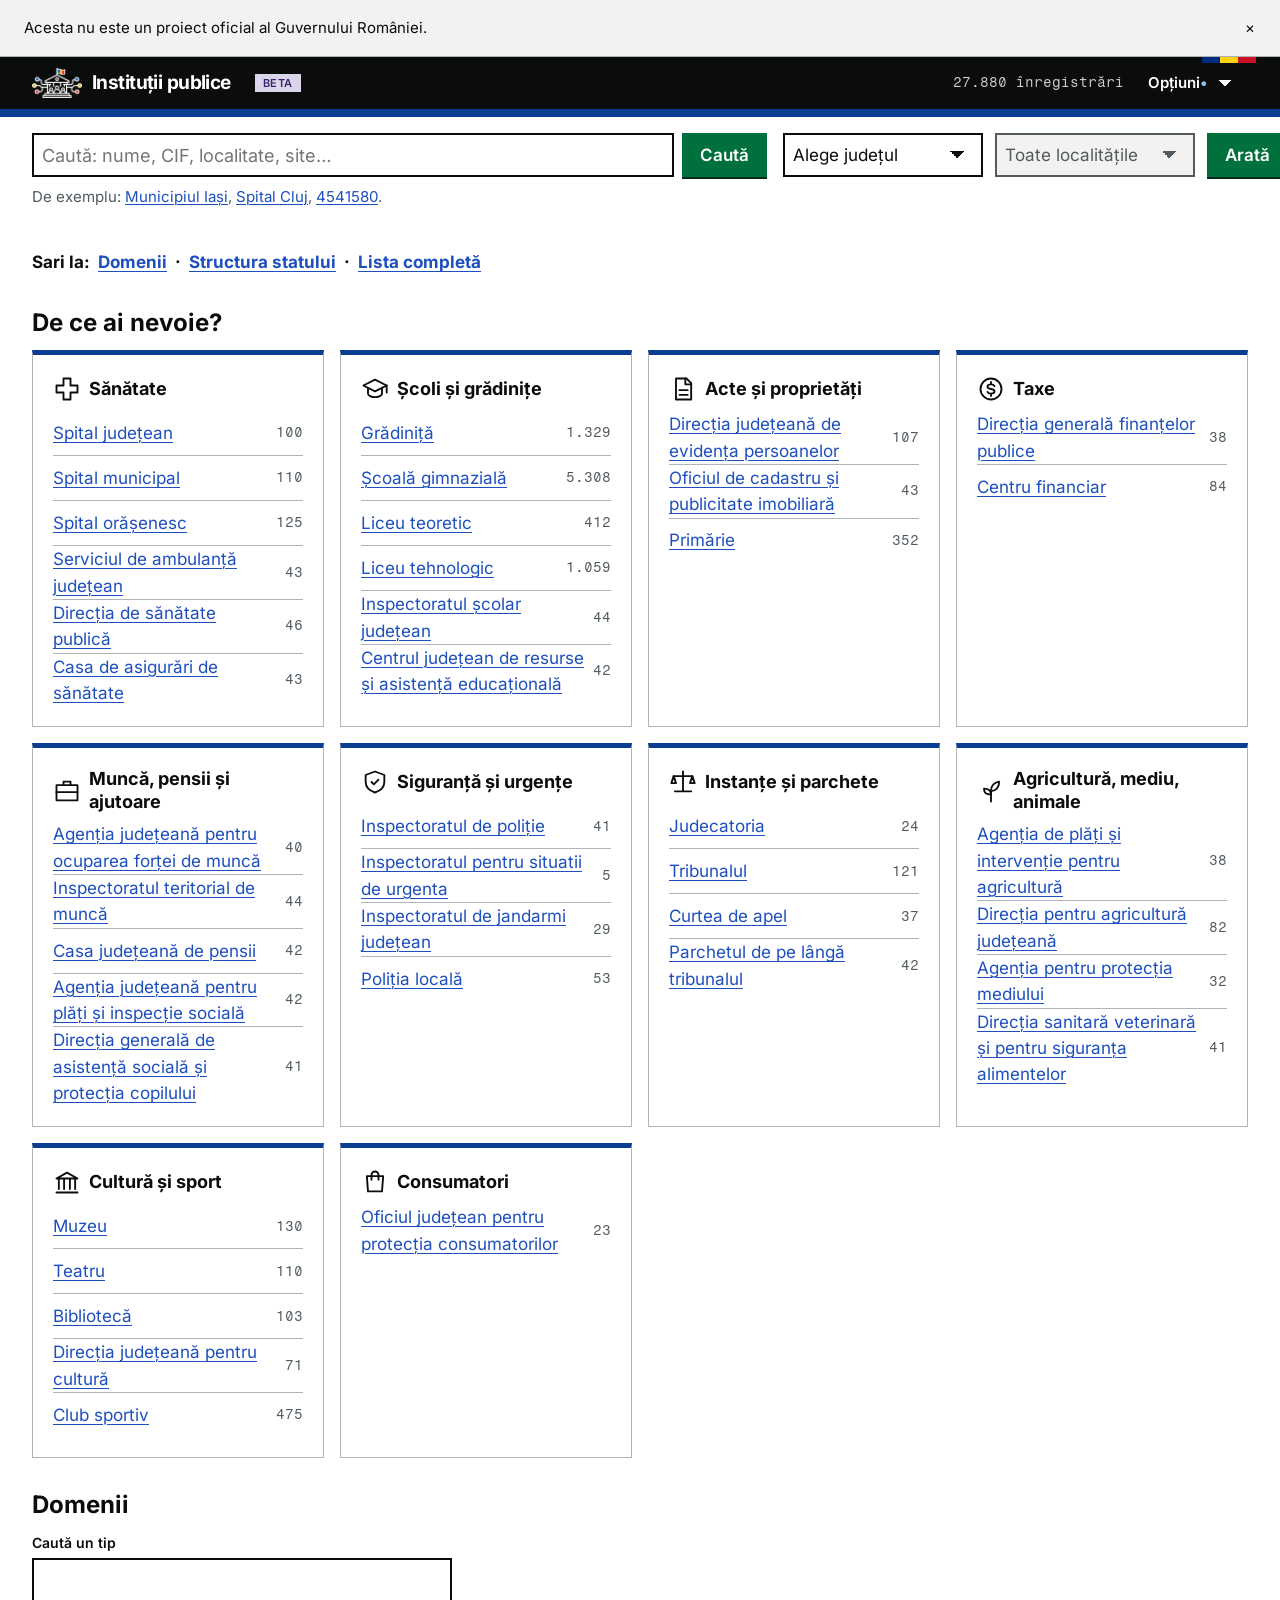
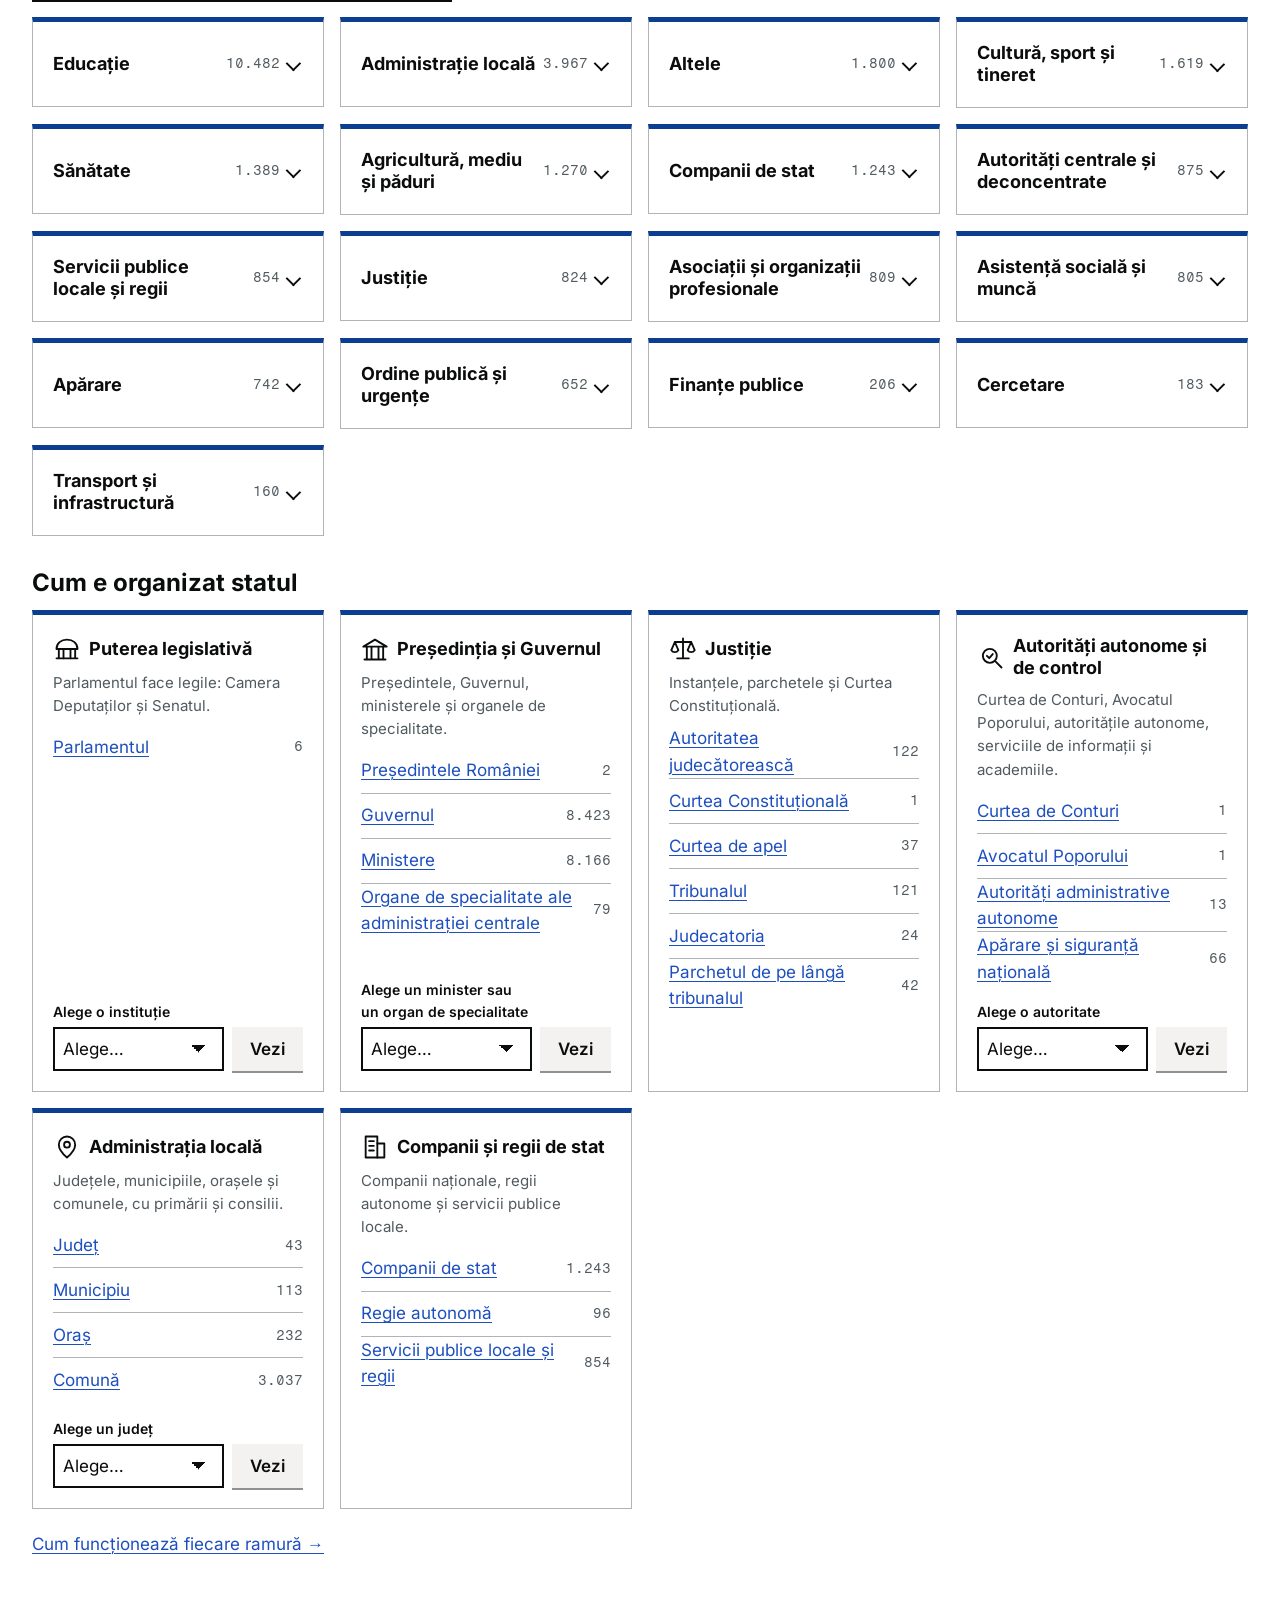
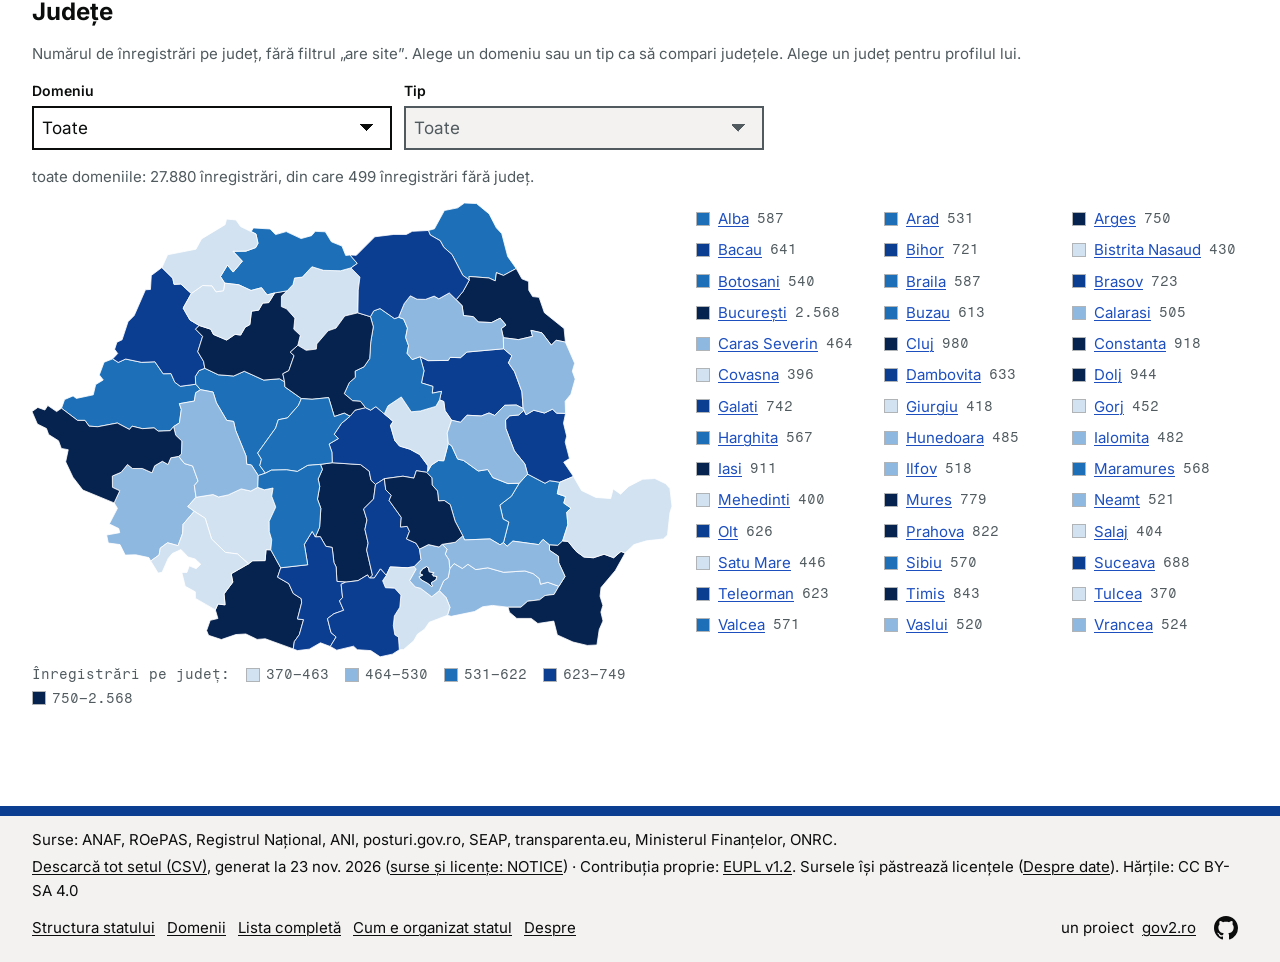
<file: index.html>
<!doctype html>
<html lang="ro" data-g2-scheme="auto">
<head>
<meta charset="utf-8">
<meta name="viewport" content="width=device-width, initial-scale=1">
<title>Instituții publice &middot; org.gov2.ro</title>
<meta name="description" content="Instituțiile publice și companiile de stat din România: site, contact, domeniu și locul în structura statului. Surse: ANAF, ROePAS, ANI.">
<meta property="og:title" content="Instituții publice · org.gov2.ro">
<meta property="og:description" content="Instituțiile publice și companiile de stat din România: site, contact, domeniu și locul în structura statului. Surse: ANAF, ROePAS, ANI.">
<meta property="og:type" content="website">
<meta property="og:url" content="https://org.gov2.ro/">
<meta property="og:image" content="https://org.gov2.ro/assets/img/og.png">
<meta property="og:image:width" content="1200">
<meta property="og:image:height" content="630">
<meta property="og:image:alt" content="Clădirea unei instituții publice cu drapelul României, legată de puncte albastre, galbene și roșii. Textul: Instituții publice, org.gov2.ro.">
<meta property="og:locale" content="ro_RO">
<meta property="og:site_name" content="org.gov2.ro">
<meta name="twitter:card" content="summary_large_image">
<meta name="twitter:title" content="Instituții publice · org.gov2.ro">
<meta name="twitter:description" content="Instituțiile publice și companiile de stat din România: site, contact, domeniu și locul în structura statului. Surse: ANAF, ROePAS, ANI.">
<meta name="twitter:image" content="https://org.gov2.ro/assets/img/og.png">
<meta name="twitter:image:alt" content="Clădirea unei instituții publice cu drapelul României, legată de puncte albastre, galbene și roșii. Textul: Instituții publice, org.gov2.ro.">
<link rel="icon" type="image/png" href="assets/favicon/favicon-96x96.png" sizes="96x96" />
<link rel="shortcut icon" href="assets/favicon/favicon.ico" />
<link rel="apple-touch-icon" sizes="180x180" href="assets/favicon/apple-touch-icon.png" />
<meta name="apple-mobile-web-app-title" content="org.gov2.ro" />
<link rel="manifest" href="assets/favicon/site.webmanifest" />
<link rel="stylesheet" href="assets/gov2/gov2.css">
<link rel="stylesheet" href="assets/gov2/fonts.css">

<style>
@layer app {
  /* Project styles on the gov2 design system (DS), v0.13.0: assets/gov2/ is an unedited copy (see CLAUDE.md).
     Local components keep their own short names; new ones take the prefix org-. Colours come from the --g2-* tokens,
     so the DS dark scheme (data-g2-scheme="auto" on <html>) also covers this page. */
  :root {
    --muted: rgb(var(--g2-color-text-muted)); --line: rgb(var(--g2-color-line)); --text: rgb(var(--g2-color-text));
    --sunken: rgb(var(--g2-color-surface-sunken)); --page: rgb(var(--g2-color-page)); --link: rgb(var(--g2-color-link));
    /* county map: a sequential blue ramp, 5 quantile classes light -> dark (more records = darker); m0 = no records.
       The DS chart ramp has 4 categorical steps, so the map keeps its own. */
    --org-map-0: #e5e6e7; --org-map-1: #d2e2f1; --org-map-2: #8fb8e0; --org-map-3: #1d70b8; --org-map-4: #0b3d91; --org-map-5: #06224f;
  }
  /* dark: fewer records recede toward the page; more records = lighter. Same selectors as the DS dark scheme. */
  :root[data-g2-scheme=dark] { --org-map-0: #2b3033; --org-map-1: #17314f; --org-map-2: #1d5a96; --org-map-3: #4f94d8; --org-map-4: #9cc3f6; --org-map-5: #d0e5fb; }
  @media (prefers-color-scheme: dark) {
    :root[data-g2-scheme=auto] { --org-map-0: #2b3033; --org-map-1: #17314f; --org-map-2: #1d5a96; --org-map-3: #4f94d8; --org-map-4: #9cc3f6; --org-map-5: #d0e5fb; }
  }
  /* limited preview: logo tile, notice bar, one-row footer */
  .g2-wordmark .g2-logo { width: 50px; height: 30px; }   /* the negative logo: white outline for the dark header */
  .g2-notice-bar > button { height: 44px; }
  .g2-header .g2-wordmark { min-height: 44px; }
  .org-foot .org-credit a:not(.org-gh) { display: inline-flex; align-items: center; min-height: 44px; }
  .g2-footer-in.org-foot { display: flex; flex-wrap: wrap; align-items: center; gap: var(--g2-space-1) var(--g2-space-4); padding-block: var(--g2-space-3); }
  .org-foot p, .org-foot ul { margin: 0; }
  .org-foot ul { display: flex; flex-wrap: wrap; gap: 0 var(--g2-space-3); padding: 0; list-style: none; }
  .org-foot ul a { display: inline-flex; align-items: center; min-height: 44px; }
  .org-foot .org-credit { margin-left: auto; }

  * { box-sizing: border-box; }
  html { overflow-x: hidden; -webkit-text-size-adjust: 100%; }
  h1, h2, h3 { line-height: var(--g2-line-height-heading); }
  code { font-family: var(--g2-font-mono); font-size: .9em; }
  :where(button, select, input):not(.g2-btn, .g2-input) { font: inherit; color: inherit; }

  /* header: the DS black bar. The filters sit below it, on the page surface, and only they stay on screen. */
  .g2-header .title { gap: var(--g2-space-2) var(--g2-space-4); }
  .g2-header h1 { margin: 0; font: inherit; }
  #stats { font: var(--g2-font-size-label)/1.3 var(--g2-font-mono); color: rgb(var(--g2-color-on-header-muted)); }
  .g2-header .grow { flex: 1; }
  .txtbtn { min-height: 44px; padding: 0 var(--g2-space-2); border: 0; background: none; cursor: pointer;
            color: rgb(var(--g2-color-on-header)); font-size: var(--g2-font-size-meta); font-weight: 600; }
  .txtbtn:hover { text-decoration: underline; text-decoration-thickness: 3px; text-underline-offset: 6px; }
  .g2-header .navmore > summary { min-height: 44px; border: 0; background: none; color: rgb(var(--g2-color-on-header));
                       font-size: var(--g2-font-size-meta); font-weight: 600; }
  .navmore .panel { width: 290px; color: var(--text); }
  .navmore .chk { white-space: normal; }
  .menu-status { color: rgb(var(--g2-color-header-accent)); font-weight: 600; }

  .org-filterbar { position: sticky; top: 0; z-index: 5; background: var(--page); border-bottom: 1px solid var(--line);
                   padding-block: var(--g2-space-2); }
  .org-filterbar:has(> .g2-container > .filters[hidden]) { display: none; }

  /* controls: one wrapping row on desktop (.fmore dissolves into it), disclosure on phones */
  .filters { display: flex; flex-wrap: wrap; gap: var(--g2-space-2); align-items: center; }
  .filters[hidden] { display: none; }
  .filters[inert] { opacity: .55; }
  .filters > * { min-width: 0; }
  #q { flex: 2 1 260px; order: 0; }
  .fmore { display: contents; }
  .fmore > * { order: 1; }
  .fmore > select { flex: 1 1 150px; }
  .fmore > .multi { flex: 1 1 150px; }
  #ftoggle { display: none; }
  #reset { order: 2; }
  .filters .g2-input { width: 100%; }
  .filters input[type=search]::placeholder { color: var(--muted); opacity: 1; }
  .multi { position: relative; }
  .multi > summary { min-height: 40px; padding: 0 2.5rem 0 8px; border: var(--g2-border-width-control) solid rgb(var(--g2-color-control-border));
    background: rgb(var(--g2-color-control-bg)); display: flex; align-items: center; cursor: pointer; list-style: none; position: relative; }
  .multi > summary::-webkit-details-marker { display: none; }
  /* the arrow of the DS select (select.g2-input), so that the disclosure filters match the selects */
  .multi > summary::after { content: ""; position: absolute; right: 1rem; top: 50%; width: .9em; height: .45em; margin-top: -.225em;
    background: linear-gradient(45deg, transparent 50%, currentColor 50%) left / .45em .45em no-repeat,
                linear-gradient(135deg, currentColor 50%, transparent 50%) right / .45em .45em no-repeat; }
  @media (forced-colors: active) { .multi > summary::after { content: "▾"; width: auto; height: auto; margin-top: -.6em; background: none; } }
  .multi > summary span { overflow: hidden; text-overflow: ellipsis; white-space: nowrap; }
  .multi .panel { position: absolute; right: 0; top: calc(100% + 4px); z-index: 10; width: 300px; max-width: calc(100vw - 16px); padding: var(--g2-space-2) var(--g2-space-3);
    background: var(--page); border: var(--g2-border-width-control) solid rgb(var(--g2-color-control-border)); }
  .multi .opt { display: flex; align-items: center; gap: var(--g2-space-2); min-height: 32px; cursor: pointer; font-size: var(--g2-font-size-meta); }
  .multi .opt .count { margin-left: auto; }
  input[type=checkbox] { width: 20px; height: 20px; margin: 0; accent-color: var(--text); }
  .seg { display: flex; margin-top: var(--g2-space-2); border: var(--g2-border-width-control) solid rgb(var(--g2-color-control-border)); }
  .seg button { flex: 1; min-height: 40px; padding: 4px 8px; border: 0; background: none; cursor: pointer; font-size: var(--g2-font-size-meta); }
  .seg button[aria-pressed=true] { background: var(--text); color: var(--page); font-weight: 600; }
  .multi .hint { margin: var(--g2-space-2) 0 0; font-size: var(--g2-font-size-label); color: var(--muted); }
  .chk { display: flex; gap: var(--g2-space-2); align-items: center; font-size: var(--g2-font-size-meta); flex: none; min-height: 40px; }
  .fbadge { display: inline-grid; place-items: center; min-width: 20px; height: 20px; padding: 0 5px; border-radius: 10px;
            background: var(--text); color: var(--page); font: var(--g2-font-size-label)/1 var(--g2-font-mono); }
  .fbadge:empty { display: none; }
  .menu-link { display: flex; align-items: center; width: 100%; min-height: 44px; padding: var(--g2-space-2) 0; }

  main { padding-block: var(--g2-space-4) var(--g2-space-6); }
  .empty, .notice { padding: var(--g2-space-6) var(--g2-space-3); text-align: center; color: var(--muted); }
  .notice .g2-btn { margin-top: var(--g2-space-3); }
  .toolbar { display: flex; flex-wrap: wrap; align-items: center; gap: var(--g2-space-2) var(--g2-space-3); margin: 0 0 var(--g2-space-3);
             font-size: var(--g2-font-size-meta); color: var(--muted); }
  .toolbar[hidden] { display: none; }
  .sortby { display: flex; gap: var(--g2-space-2); align-items: center; }
  .sortby[hidden] { display: none; }
  .sortby select { width: auto; }
  .toolbar .grow { margin-left: auto; }

  /* landing page */
  .home-sec { margin: 0 0 var(--g2-space-6); }
  .home-sec > h2 { font-size: var(--g2-font-size-heading-section); margin: 0 0 var(--g2-space-3); }
  .ov-g { display: flex; flex-wrap: wrap; gap: var(--g2-space-1) var(--g2-space-4); align-items: baseline; margin: var(--g2-space-2) 0; }
  .ov-g > span { min-width: 0; max-width: 100%; }
  .ov-g a { overflow-wrap: anywhere; }
  .ov-g .count { margin-left: 4px; }
  .directory { margin: 0; padding: 0; list-style: none; }
  .directory li { border-bottom: 1px solid var(--line); }
  .directory a { display: flex; gap: var(--g2-space-3); align-items: baseline; min-height: 44px; padding: 10px 4px; color: var(--text); text-decoration: none; }
  .directory a:hover { text-decoration: underline; text-decoration-thickness: 3px; }
  .directory .label { flex: 1; min-width: 0; overflow-wrap: anywhere; }
  .directory .arrow { color: var(--muted); }

  /* maps */
  .maprow { display: flex; flex-wrap: wrap; gap: var(--g2-space-4) var(--g2-space-5); align-items: flex-start; }
  .mapcol { flex: 1 1 360px; min-width: 0; max-width: 640px; }
  .mapside { flex: 1 1 260px; min-width: 0; }
  svg.map { display: block; width: 100%; height: auto; max-height: 70vh; }
  svg.map path { stroke: var(--page); stroke-width: .8; stroke-linejoin: round; fill: var(--org-map-0); vector-effect: non-scaling-stroke; }
  svg.map path.q1 { fill: var(--org-map-1); } svg.map path.q2 { fill: var(--org-map-2); } svg.map path.q3 { fill: var(--org-map-3); }
  svg.map path.q4 { fill: var(--org-map-4); } svg.map path.q5 { fill: var(--org-map-5); }
  svg.map path[tabindex] { cursor: pointer; }
  svg.map path[tabindex]:hover { stroke: var(--text); stroke-width: 1.6; }
  svg.map path:focus { outline: none; }
  svg.map path:focus-visible { stroke: rgb(var(--g2-color-focus)); stroke-width: 4; }
  svg.map path.sel { stroke: var(--text); stroke-width: 2.4; }
  .legend { display: flex; flex-wrap: wrap; gap: var(--g2-space-1) var(--g2-space-4); margin: var(--g2-space-2) 0 2px; font: var(--g2-font-size-label)/1.4 var(--g2-font-mono); color: var(--muted); align-items: center; }
  .legend .lg { display: inline-flex; gap: 6px; align-items: center; }
  .sw { display: inline-block; width: 14px; height: 14px; border: 1px solid var(--line); flex: none; }
  .sw.q0 { background: var(--org-map-0); } .sw.q1 { background: var(--org-map-1); } .sw.q2 { background: var(--org-map-2); }
  .sw.q3 { background: var(--org-map-3); } .sw.q4 { background: var(--org-map-4); } .sw.q5 { background: var(--org-map-5); }
  .cgrid { display: grid; grid-template-columns: repeat(auto-fill, minmax(170px, 1fr)); gap: 0 var(--g2-space-3); margin: 0; padding: 0; list-style: none; font-size: var(--g2-font-size-meta); }
  .cgrid li { display: flex; gap: var(--g2-space-2); align-items: center; min-width: 0; }
  .cgrid .link { min-width: 0; overflow-wrap: anywhere; padding: 4px 0; }
  .cprof { display: grid; grid-template-columns: minmax(0, 1fr) minmax(260px, 420px); grid-template-rows: auto 1fr;
           grid-template-areas: "head map" "tree map"; gap: 0 var(--g2-space-6); align-items: start; }
  .cprof > .prof { grid-area: head; }
  .cprof-tree { grid-area: tree; min-width: 0; }
  .cprof-map { grid-area: map; position: sticky; top: calc(var(--top-h, 0px) + 12px); min-width: 0; }
  .cprof-map svg.map { max-height: calc(100vh - var(--top-h, 0px) - 140px); }
  .cprof-map .sub { font-size: var(--g2-font-size-label); }
  svg.map .labels text { font-family: var(--g2-font-sans); fill: var(--text); stroke: var(--page); stroke-width: 2.5px; stroke-linejoin: round; paint-order: stroke;
                         text-anchor: middle; dominant-baseline: central; pointer-events: none; }
  svg.map .labels .k-seat { font-weight: 700; } svg.map .labels .k-m, svg.map .labels .k-s, svg.map .labels .k-o { font-weight: 600; }
  svg.map .labels .k-c { fill: var(--muted); }
  .prof { display: flex; flex-wrap: wrap; gap: var(--g2-space-2) var(--g2-space-4); align-items: center; margin: 0 0 var(--g2-space-4); }
  .prof img { width: 64px; height: 64px; object-fit: contain; flex: none; }
  .prof h2 { margin: 0; font-size: var(--g2-font-size-heading-section); }
  .prof .sub { margin: 2px 0 var(--g2-space-2); }
  .prof-head { min-width: 0; }
  .maperr { color: var(--muted); font-size: var(--g2-font-size-meta); }

  /* tables: the DS .g2-table. Local variations: a whole row opens the record, and long values wrap. */
  .g2-table td { overflow-wrap: anywhere; }
  tbody tr { cursor: pointer; }
  tbody tr:hover { background: rgb(var(--g2-color-selected-bg)); }
  tbody tr:hover .nm { text-decoration: underline; text-decoration-thickness: 1px; text-underline-offset: .15em; }
  .nm { font-weight: 700; line-height: 1.3; }
  .sub { color: var(--muted); font-size: var(--g2-font-size-meta); }
  td > .sub { margin-top: 2px; }
  .contact { font-size: var(--g2-font-size-meta); line-height: 1.4; }
  .contact .line { overflow: hidden; text-overflow: ellipsis; white-space: nowrap; }
  table.main th.c, table.main td.c { width: 34%; }
  table.main td.c { max-width: 0; }
  .dc { font: var(--g2-font-size-label)/1.4 var(--g2-font-mono); white-space: nowrap; }
  .more { display: flex; margin: var(--g2-space-4) auto; }

  /* source badges: one ink per source, outlined, for the record dialog and the source filter */
  .src { display: inline-block; padding: 0 5px; margin-right: 4px; border: 1px solid currentColor;
         font: var(--g2-font-size-label)/1.5 var(--g2-font-mono); }
  .src.a { color: rgb(var(--g2-color-info-ink)); } .src.r { color: rgb(var(--g2-color-success-ink)); }
  .src.g { color: rgb(var(--g2-color-warning-ink)); } .src.d { color: rgb(var(--g2-color-progress-ink)); }
  .src.p, .src.s, .src.t { color: rgb(var(--g2-color-neutral-ink)); }
  td > .g2-tag { margin-left: 6px; vertical-align: 2px; }
  /* a warning paragraph: the DS inset with the warning tone */
  .flag { display: block; margin: var(--g2-space-2) 0; padding: var(--g2-space-2) var(--g2-space-3); border-left: 5px solid rgb(var(--g2-color-warning-line));
          background: rgb(var(--g2-color-warning-bg)); color: rgb(var(--g2-color-warning-ink)); font-size: var(--g2-font-size-meta); }

  /* trees */
  .tree details { margin-left: 18px; }
  .tree > details { margin-left: 0; }
  .tree summary { cursor: pointer; min-height: 36px; padding: 6px 6px; list-style: none;
                  display: flex; gap: 2px var(--g2-space-2); align-items: baseline; flex-wrap: wrap; }
  .tree summary::-webkit-details-marker { display: none; }
  .tree summary::before { content: "▸"; color: var(--muted); width: 12px; flex: none; transition: transform .1s; }
  .tree details[open] > summary::before { transform: rotate(90deg); }
  .tree summary:hover { background: var(--sunken); }
  .tree .grp > summary { font-weight: 700; }
  .tree summary .label { min-width: 0; overflow-wrap: anywhere; }
  .count { font: var(--g2-font-size-label)/1.4 var(--g2-font-mono); color: var(--muted); flex: none; }
  .count.note { flex: 0 1 auto; min-width: 0; overflow-wrap: anywhere; font-family: var(--g2-font-sans); }
  button.link.count { font-family: var(--g2-font-sans); font-weight: 400; color: var(--link); }
  .ctx > summary .label { color: var(--muted); }
  .reveal { display: block; margin: 4px 0 6px 24px; padding: 4px 0; font-size: var(--g2-font-size-meta); }
  /* a button that looks like a link: the DS in-text link */
  .link { background: none; border: 0; padding: 0; text-align: left; cursor: pointer; color: inherit;
          text-decoration: underline; text-decoration-thickness: 1px; text-underline-offset: .15em; }
  .link:hover { text-decoration-thickness: 3px; }
  .link.acc { color: var(--link); }
  .kids { padding-bottom: 2px; }
  /* breadcrumbs: the DS .g2-breadcrumbs */
  .g2-breadcrumbs { margin: 0 0 var(--g2-space-3); }
  .more.small { margin: var(--g2-space-1) 0 var(--g2-space-1) 36px; }
  /* institutions inside a tree node: compact table */
  .lt-wrap { margin: 2px 0 var(--g2-space-3) 18px; overflow-x: auto; }
  table.lt { font-size: var(--g2-font-size-meta); }
  table.lt th { padding: 4px 8px; }
  table.lt td { padding: 6px 8px; line-height: 1.35; }
  table.lt td.c-cat { color: var(--muted); min-width: 110px; }
  table.lt .nm { font-weight: 600; }
  table.lt tr.ctx td { color: var(--muted); }
  table.lt td.c-site { max-width: 230px; overflow: hidden; text-overflow: ellipsis; white-space: nowrap; }

  /* dialogs */
  dialog { width: min(720px, calc(100vw - 24px)); max-height: calc(100vh - 40px); padding: 0;
           border: var(--g2-border-width-control) solid var(--text); background: var(--page); color: var(--text); }
  dialog::backdrop { background: rgb(11 12 12 / .6); }
  .dh { display: flex; gap: var(--g2-space-3); align-items: flex-start; padding: var(--g2-space-4) var(--g2-space-4) var(--g2-space-1); }
  .dh > div { min-width: 0; }
  .dh h2 { font-size: var(--g2-font-size-heading-section); margin: 0 0 var(--g2-space-2); overflow-wrap: anywhere; }
  .dh h2:focus { outline: none; }
  .dh .x { margin-left: auto; width: 44px; height: 44px; flex: none; border: 0; background: none; font-size: 26px; line-height: 1; cursor: pointer; }
  .db { padding: 0 var(--g2-space-4) var(--g2-space-4); }
  .dtools { display: flex; flex-wrap: wrap; align-items: center; gap: var(--g2-space-2) var(--g2-space-3); margin: var(--g2-space-1) 0; font-size: var(--g2-font-size-meta); }
  .dtools input { width: min(100%, 360px); }
  /* record details: the DS .g2-summary-list */
  .sec { margin: var(--g2-space-5) 0 2px; padding-top: var(--g2-space-3); border-top: 1px solid var(--line); font-size: var(--g2-font-size-label);
         font-weight: 700; color: var(--muted); }
  ul.plain { margin: 4px 0 0; padding-left: 20px; }
  ul.plain li { overflow-wrap: anywhere; }

  .g2-footer { margin-top: var(--g2-space-6); font-size: var(--g2-font-size-meta); }

  /* Focus. Local controls above set colour and background, and the app layer wins over gov2.states.
     These rules write the DS focus treatment again (COMPONENTS.md, "Layers and project CSS"). */
  :is(a, button, summary):not(.g2-btn):focus-visible { outline: 3px solid transparent; background: rgb(var(--g2-color-focus)); color: rgb(var(--g2-color-on-focus));
    box-shadow: 0 -2px rgb(var(--g2-color-focus)), 0 4px rgb(var(--g2-color-on-focus)); text-decoration: none; }
  :is(a, button, summary):not(.g2-btn):focus-visible :is(.count, .label, .sub, .arrow, .menu-status, #stats) { color: inherit; }
  .multi > summary:focus-visible { outline: 3px solid rgb(var(--g2-color-focus)); outline-offset: 0; box-shadow: inset 0 0 0 2px rgb(var(--g2-color-text)); }
  tbody tr:focus-visible { outline: 3px solid rgb(var(--g2-color-focus)); outline-offset: -3px; }

  /* landing v2: search, place picker, need tiles and branch cards. Icons: inline SVG sprite (the DS has no icon set yet). */
  .org-icon { flex: none; fill: none; stroke: currentColor; stroke-width: 1.6; stroke-linecap: round; stroke-linejoin: round; }
  .org-searchform { display: flex; gap: var(--g2-space-2); max-width: 720px; }
  .org-searchform .g2-input { flex: 1 1 auto; min-width: 0; font-size: 1.125rem; }
  .org-searchform .g2-btn { flex: none; }
  .org-search .sub { margin: var(--g2-space-2) 0 0; }
  .org-placeform { display: flex; flex-wrap: wrap; gap: var(--g2-space-3); align-items: flex-end; }
  .org-placeform .g2-field { flex: 1 1 220px; max-width: 320px; min-width: 0; }
  .org-searchform .g2-input, .org-searchform .g2-btn, .org-placeform .g2-input, .org-placeform .g2-btn, .org-selform .g2-input, .org-selform .g2-btn { min-height: 44px; }
  .org-clear { min-height: 44px; padding: 0 var(--g2-space-2); }
  .org-clear[hidden] { display: none; }
  .org-grid { display: grid; grid-template-columns: repeat(auto-fill, minmax(280px, 1fr)); gap: var(--g2-space-4); }
  .org-tile { display: flex; flex-direction: column; min-width: 0; }
  .org-tile h3 + .org-tbody { margin-top: var(--g2-space-2); }
  .org-tbody { flex: 1; }
  .org-tbody > .sub { margin: 0; }
  .org-tile h3 { display: flex; gap: var(--g2-space-2); align-items: center; margin: 0; font-size: 1.125rem; }
  .org-tile > .sub { margin: 0; }
  .org-links { margin: 0; padding: 0; list-style: none; }
  .org-links li { display: flex; gap: var(--g2-space-2); align-items: baseline; justify-content: space-between; min-height: 44px; border-bottom: 1px solid var(--line); }
  .org-links li:last-child { border-bottom: 0; }
  .org-links li > a { display: inline-flex; align-items: center; min-height: 44px; flex: 1; min-width: 0; overflow-wrap: anywhere; }
  .org-links li > .count { align-self: center; }
  .org-tbody { display: flex; flex-direction: column; gap: var(--g2-space-2); min-width: 0; }
  .org-tbody[hidden] { display: none; }
  .org-tt { display: flex; gap: var(--g2-space-2); align-items: center; width: 100%; min-height: 44px; padding: 0; border: 0; background: none; color: inherit;
            font: inherit; font-weight: inherit; text-align: left; cursor: pointer; }
  .org-tt-l { flex: 1; min-width: 0; }
  .org-chev { flex: none; width: .6em; height: .6em; margin-right: 4px; border: solid currentColor; border-width: 0 2px 2px 0; transform: rotate(45deg); transition: transform .1s; }
  .org-tt[aria-expanded=true] .org-chev { transform: rotate(-135deg); }
  .org-cdet > summary::before { content: "▸"; width: 1em; }
  .org-cdet[open] > summary::before { content: "▾"; }
  .org-cdet > summary { cursor: pointer; min-height: 44px; display: flex; align-items: center; }
  .org-selform { display: flex; gap: var(--g2-space-2); align-items: flex-end; margin-top: auto; padding-top: var(--g2-space-2); }
  .org-selform .g2-field { flex: 1; min-width: 0; }
  /* "Domenii": collapsible cards, one per domain; a flat list while the field "Caută un tip" has text */
  .org-tq { max-width: 420px; margin-bottom: var(--g2-space-3); }
  .org-tq .g2-input { min-height: 44px; }
  .org-dom-grid { align-items: start; }
  .org-dom-more { margin-top: var(--g2-space-3); }
  .org-dom-more .g2-btn { min-height: 44px; }
  .org-tt .count { margin-left: auto; font-weight: 400; }
  .org-jump { margin: 0 0 var(--g2-space-5); }
  .org-jump { font-weight: 700; }
  .org-jump .link { min-height: 44px; padding: 0 var(--g2-space-1); font-weight: 700; }
  .org-top { display: block; }
  .org-mapsel { display: flex; flex-wrap: wrap; gap: var(--g2-space-3); margin-bottom: var(--g2-space-2); }
  .org-mapsel .g2-field { flex: 1 1 220px; max-width: 360px; min-width: 0; }
  .org-mapsel .g2-input { min-height: 44px; }
  #about-warn:not(:empty) { margin-left: .3em; }
  .org-beta { margin-left: var(--g2-space-2); align-self: center; text-transform: uppercase; letter-spacing: .04em; font-size: .6875rem; }
  a.txtbtn { display: inline-flex; align-items: center; text-decoration: none; }
  .g2-footer .org-credit { display: flex; align-items: center; gap: var(--g2-space-2); }
  .g2-footer a.org-gh { display: inline-flex; align-items: center; justify-content: center; width: 44px; height: 44px; }
  .org-flat { margin: 0; padding: 0; list-style: none; }
  .org-flat li { align-items: center; padding-block: 2px; }
  .org-flat .org-tl { display: flex; flex-direction: column; flex: 1; min-width: 0; }
  .org-flat .org-tl > a { min-height: 32px; display: inline-flex; align-items: center; overflow-wrap: anywhere; }
  .org-flat .org-tl > .sub { margin: 0 0 4px; }
  .org-after { margin: var(--g2-space-3) 0 0; }
  .org-after a { display: inline-block; min-height: 44px; padding-top: 10px; }

  @media (min-width: 1024px) {
    .org-top { display: grid; grid-template-columns: minmax(0, 1fr) auto; gap: var(--g2-space-4); align-items: start; }
    .org-searchform { max-width: none; }
    .org-place .org-placeform { flex-wrap: nowrap; }
    .org-place .org-placeform .g2-field { flex: 0 0 200px; }
    .org-tasks, .org-dom-grid { grid-template-columns: repeat(4, minmax(0, 1fr)); }
  }
  @media (min-width: 761px) {
    .org-dom-grid > .org-open { grid-column: 1 / -1; }
    .org-open .org-links { columns: 260px; column-gap: var(--g2-space-5); }
    .org-open .org-links li { break-inside: avoid; }
  }
  @media (min-width: 761px) and (max-width: 1023px) {
    .org-dom-grid { grid-template-columns: repeat(2, minmax(0, 1fr)); }
  }
  @media (max-width: 760px) {
    .cprof { grid-template-columns: minmax(0, 1fr); grid-template-rows: none; grid-template-areas: "head" "map" "tree"; }
    .cprof-map { position: static; margin-bottom: var(--g2-space-3); }
    #q { flex: 1 1 140px; }
    #ftoggle { display: inline-flex; order: 1; }
    /* phones: one row (search, Filtre); Resetează shows with the open disclosure */
    #reset { order: 2; display: none; }
    .filters:has(.fmore.open) #reset { display: inline-flex; }
    .fmore { display: none; order: 3; flex: 0 0 100%; grid-template-columns: 1fr 1fr; gap: var(--g2-space-2); max-height: 55vh; overflow-y: auto; }
    .fmore.open { display: grid; }
    .fmore > * { order: 0; }
    .fmore > .multi { grid-column: 1 / -1; }
    .multi .panel { position: static; width: auto; max-width: none; margin-top: 4px; }
    /* phones: the menu opens under the header row, inside the page gutters (it was cut off at the left edge) */
    .g2-header-in.title { position: relative; }
    .navmore { position: static; }
    .navmore .panel { position: absolute; left: 0; right: 0; top: 100%; width: auto; max-width: none; }
    th.c, td.c, table.lt .c-cat, table.lt .c-where { display: none; }
    .csv-hint { display: none; }
    .org-grid { grid-template-columns: minmax(0, 1fr); gap: var(--g2-space-2); }
    .org-tile { padding: 0 var(--g2-space-3); }
    .org-tile h3 + .org-tbody { margin-top: 0; padding-bottom: var(--g2-space-3); }
    .org-searchform .g2-btn { padding-inline: var(--g2-space-3); }
  }
}
</style>
</head>
<body>
<svg width="0" height="0" style="position:absolute" aria-hidden="true" focusable="false"><symbol id="i-health" viewBox="0 0 24 24"><path d="M9 3h6v6h6v6h-6v6H9v-6H3V9h6z"/></symbol><symbol id="i-school" viewBox="0 0 24 24"><path d="M2 9l10-5 10 5-10 5z"/><path d="M6 11.5V16c0 1.5 3 3 6 3s6-1.500 6-3v-4.500"/><path d="M22 9v6"/></symbol><symbol id="i-docs" viewBox="0 0 24 24"><path d="M6 3h9l4 4v14H6z"/><path d="M14 3v5h5"/><path d="M9 13h7M9 17h7"/></symbol><symbol id="i-tax" viewBox="0 0 24 24"><circle cx="12" cy="12" r="9"/><path d="M15 9.500c-.5-1-1.600-1.500-3-1.500-1.700 0-3 .8-3 2s1.300 1.700 3 2 3 .8 3 2-1.300 2-3 2c-1.400 0-2.500-.5-3-1.500M12 6v2M12 16v2"/></symbol><symbol id="i-work" viewBox="0 0 24 24"><rect x="3" y="7" width="18" height="13"/><path d="M9 7V4h6v3M3 13h18"/></symbol><symbol id="i-safety" viewBox="0 0 24 24"><path d="M12 3l8 3v6c0 4.500-3.500 7.500-8 9-4.500-1.500-8-4.500-8-9V6z"/><path d="M9 12l2 2 4-4"/></symbol><symbol id="i-courts" viewBox="0 0 24 24"><path d="M12 3v17M5 20h14M4 7h16"/><path d="M4 7l-2 6h4zM20 7l-2 6h4z"/></symbol><symbol id="i-agri" viewBox="0 0 24 24"><path d="M12 21v-9"/><path d="M12 12c0-4 2-7 7-8 0 5-3 8-7 8zM12 15c0-3-2-5-6-5 0 4 2 5 6 5z"/></symbol><symbol id="i-culture" viewBox="0 0 24 24"><path d="M3 9l9-5 9 5zM5 9v9M9.500 9v9M14.500 9v9M19 9v9M3 21h18"/></symbol><symbol id="i-consumer" viewBox="0 0 24 24"><path d="M5 7h14l-1 13H6z"/><path d="M9 10V6a3 3 0 016 0v4"/></symbol><symbol id="i-legislativ" viewBox="0 0 24 24"><path d="M3 20h18M5 20v-8M19 20v-8M3 12c0-5 4-8 9-8s9 3 9 8z"/><path d="M9 20v-8M15 20v-8"/></symbol><symbol id="i-guvern" viewBox="0 0 24 24"><path d="M3 21h18M5 21V10M19 21V10M9 21V10M15 21V10M2 10l10-6 10 6z"/></symbol><symbol id="i-justitie" viewBox="0 0 24 24"><path d="M12 3v17M7 20h10M5 6h14"/><path d="M5 6l-3 7a3.500 3.500 0 006 0zM19 6l-3 7a3.500 3.500 0 006 0z"/></symbol><symbol id="i-control" viewBox="0 0 24 24"><circle cx="11" cy="11" r="6"/><path d="M16 16l5 5M8.500 11l2 2 3-3.500"/></symbol><symbol id="i-local" viewBox="0 0 24 24"><path d="M12 21s-7-6-7-11a7 7 0 0114 0c0 5-7 11-7 11z"/><circle cx="12" cy="10" r="2.500"/></symbol><symbol id="i-companii" viewBox="0 0 24 24"><rect x="4" y="3" width="10" height="18"/><path d="M14 9h6v12h-6M7 7h4M7 11h4M7 15h4"/></symbol></svg>
<a class="g2-skip-link" href="#main">Sari la conținut</a>
<div class="g2-notice-bar" id="org-disclaimer" role="region" aria-label="Anunț">
  <p>Acesta nu este un proiect oficial al Guvernului României.</p>
  <button type="button" aria-label="Închide">×</button>
</div>
<script>
(() => {
  const bar = document.getElementById('org-disclaimer');
  try { if (localStorage.getItem('org-disclaimer-closed') === '1') bar.hidden = true; } catch (e) {}
  bar.querySelector('button').addEventListener('click', () => { bar.hidden = true; try { localStorage.setItem('org-disclaimer-closed', '1'); } catch (e) {} });
})();
</script>
<header class="g2-header">
  <span class="g2-ro-corner" aria-hidden="true"></span>
  <div class="g2-header-in g2-container title">
    <a class="g2-wordmark" id="home-link" href="#" aria-label="Instituții publice — Acasă"><img class="g2-logo" src="assets/img/g2-0-negative-64.png" width="50" height="30" alt=""><h1><span class="g2-ro-sweep">Instituții publice</span></h1></a><strong class="g2-tag org-beta" data-tone="progress" title="Versiune de test: datele și paginile se schimbă">beta</strong>
    <span class="grow"></span>
    <span id="stats" role="status">Se încarcă datele…</span>
    <details id="navmore" class="multi navmore" inert>
      <summary>Opțiuni<span id="menu-status" class="menu-status"></span></summary>
      <div class="panel">
        <a class="menu-link" href="organizare.html">Cum e organizat statul</a>
        <a class="menu-link" id="about-btn" href="despre.html">Despre<span id="about-warn" title="Un export ANI a atins limita de rânduri"></span></a>
        <label class="chk"><input type="checkbox" id="web" checked> are site</label>
        <label class="chk"><input type="checkbox" id="noanaf"> fără corespondent ANAF</label>
        <label class="chk" title="Înregistrări cu posibil duplicat sau cu potrivire nerezolvată"><input type="checkbox" id="review"> de verificat</label>
        <label class="chk" title="Radiate sau dizolvate prin fuziune sau divizare, după datele Ministerului Finanțelor"><input type="checkbox" id="rad"> Include entități radiate sau fuzionate</label>
      </div>
    </details>
  </div>
</header>
<div class="org-filterbar" id="filterbar">
  <div class="g2-container">
    <div class="filters" id="filters" inert hidden>
      <input id="q" class="g2-input" type="search" placeholder="Caută: nume, CIF, localitate, site…" autocomplete="off" aria-label="Căutare">
      <button id="ftoggle" class="g2-btn g2-secondary" type="button" aria-expanded="false" aria-controls="fmore">Filtre<span class="fbadge" id="fcount"></span></button>
      <button id="reset" class="g2-btn g2-secondary" type="button">Resetează</button>
      <div class="fmore" id="fmore">
        <select id="cat" class="g2-input" aria-label="Categorie"></select>
        <select id="fam" class="g2-input" aria-label="Tip instituție"></select>
        <select id="county" class="g2-input" aria-label="Județ"></select>
        <select id="uat" class="g2-input" aria-label="Localitate (UAT)"></select>
        <details id="src" class="multi">
          <summary aria-label="Sursă"><span id="src-label">Orice sursă</span></summary>
          <div class="panel">
            <div id="src-opts"></div>
            <div class="seg" role="group" aria-label="Combinare surse">
              <button type="button" data-mode="all" aria-pressed="true">Intersecție</button>
              <button type="button" data-mode="any" aria-pressed="false">Cumulativ</button>
            </div>
            <p class="hint" id="src-hint"></p>
          </div>
        </details>
      </div>
    </div>
  </div>
</div>
<main id="main" class="g2-container" tabindex="-1" aria-busy="true">
  <div class="toolbar" id="toolbar" hidden>
    <label class="sortby">Ordonare
      <select id="sort" class="g2-input">
        <option value="n">A–Z</option>
        <option value="dc">nr. declarații ANI</option>
      </select>
    </label>
    <span class="grow"></span>
    <span class="csv-hint" id="csv-hint">Celulele cu mai multe valori folosesc „ | ” ca separator.</span>
    <button id="csv" class="g2-btn g2-secondary" type="button">Descarcă CSV</button>
    <span id="csv-msg" role="status"></span>
  </div>
  <div id="results" tabindex="-1"></div>
</main>
<footer class="g2-footer">
  <div class="g2-footer-in g2-container org-foot">
    <p>Surse: ANAF, ROePAS, Registrul Național, ANI, posturi.gov.ro, SEAP, transparenta.eu, Ministerul Finanțelor, ONRC.</p>
    <p id="org-data"><a href="institutii.csv" download title="Include numele surselor în coloana „sources”; licențele sunt în NOTICE">Descarcă tot setul (CSV)</a><span id="org-data-when"></span> (<a href="NOTICE.txt">surse și licențe: NOTICE</a>) · Contribuția proprie: <a href="https://joinup.ec.europa.eu/collection/eupl/eupl-text-eupl-12" target="_blank" rel="noopener noreferrer">EUPL v1.2</a>. Sursele își păstrează licențele (<a href="despre.html">Despre date</a>). Hărțile: CC BY-SA 4.0</p>
    <ul aria-label="Pagini"><li><a href="#v=stat" data-view="stat">Structura statului</a></li><li><a href="#v=fam" data-view="fam">Domenii</a></li><li><a href="#v=list" data-view="list">Lista completă</a></li><li><a href="organizare.html">Cum e organizat statul</a></li><li><a href="despre.html">Despre</a></li></ul>
    <p class="org-credit">un proiect <a href="https://gov2.ro">gov2.ro</a> <a class="org-gh" href="https://github.com/gov2-ro/institutii-publice" aria-label="Cod sursă pe GitHub"><svg class="org-icon-fill" width="24" height="24" viewBox="0 0 16 16" aria-hidden="true" focusable="false"><path fill="currentColor" d="M8 0C3.58 0 0 3.58 0 8c0 3.54 2.29 6.53 5.47 7.59.4.07.55-.17.55-.38 0-.19-.01-.82-.01-1.49-2.01.37-2.53-.49-2.69-.94-.09-.23-.48-.94-.82-1.13-.28-.15-.68-.52-.01-.53.63-.01 1.08.58 1.23.82.72 1.21 1.87.87 2.33.66.07-.52.28-.87.51-1.07-1.78-.2-3.64-.89-3.64-3.95 0-.87.31-1.59.82-2.15-.08-.2-.36-1.02.08-2.12 0 0 .67-.21 2.2.82.64-.18 1.32-.27 2-.27.68 0 1.36.09 2 .27 1.53-1.04 2.2-.82 2.2-.82.44 1.1.16 1.92.08 2.12.51.56.82 1.27.82 2.15 0 3.07-1.87 3.75-3.65 3.95.29.25.54.73.54 1.48 0 1.07-.01 1.93-.01 2.2 0 .21.15.46.55.38A8.013 8.013 0 0016 8c0-4.42-3.58-8-8-8z"/></svg></a></p>
  </div>
</footer>
<dialog id="detail" aria-labelledby="dlg-title"></dialog>

<script>
(() => {
  const $ = id => document.getElementById(id);
  const main = $('main'), results = $('results');

  /* ---------- helpers ---------- */
  const h = (tag, props, ...kids) => {
    const el = document.createElement(tag);
    for (const [k, v] of Object.entries(props || {})) {
      if (v == null || v === false) continue;
      if (k === 'class') el.className = v;
      else if (k.startsWith('on')) el.addEventListener(k.slice(2), v);
      else el.setAttribute(k, v === true ? '' : v);
    }
    for (const c of kids.flat()) if (c != null && c !== false) el.append(c.nodeType ? c : document.createTextNode(c));
    return el;
  };
  const fold = s => (s || '').normalize('NFD').replace(/[̀-ͯ]/g, '').toLowerCase();
  // search form: no diacritics, lower case, every run of punctuation / hyphens / spaces is one space
  const norm = s => (s || '').normalize('NFD').replace(/[̀-ͯ]/g, '').toLowerCase().replace(/[^\p{L}\p{N}]+/gu, ' ').trim();
  const fmt = n => n.toLocaleString('ro-RO');
  const coll = new Intl.Collator('ro');
  const isHttp = u => /^https?:\/\//i.test(u || '');
  const plural = (n, one, many) => `${fmt(n)} ${n === 1 ? one : many}`;

  /* ---------- loading ---------- */
  async function fetchJson(url) {
    let res;
    try { res = await fetch(url); } catch (e) { throw { kind: 'net', url }; }
    if (!res.ok) throw { kind: 'http', status: res.status, url };
    try { return await res.json(); } catch (e) { throw { kind: 'json', url }; }
  }
  function showError(err) {
    console.error('Failed to load data:', err);
    const why = err && err.kind === 'http' ? `Serverul a răspuns cu eroarea ${err.status} pentru fișierul ${err.url}.`
      : err && err.kind === 'json' ? `Fișierul ${err.url} nu este un JSON valid sau este incomplet.`
      : err && err.kind === 'net' ? 'Nu s-a putut contacta serverul. Verifică conexiunea la internet.'
      : 'Datele nu au putut fi încărcate.';
    $('stats').textContent = 'Datele nu sunt disponibile';
    main.setAttribute('aria-busy', 'false');
    results.replaceChildren(h('div', { class: 'notice', role: 'alert' },
      h('p', null, 'Nu s-au putut încărca datele instituțiilor.'), h('p', { class: 'sub' }, why),
      h('p', { class: 'sub' }, 'Încearcă din nou. Dacă problema persistă, datele nu au fost publicate sau sunt temporar indisponibile.'),
      h('button', { class: 'g2-btn', type: 'button', onclick: load }, 'Reîncearcă')));
  }
  function load() {
    $('stats').textContent = 'Se încarcă datele…';
    main.setAttribute('aria-busy', 'true');
    results.replaceChildren(h('p', { class: 'notice', role: 'status' }, 'Se încarcă datele instituțiilor…'));
    Promise.all([fetchJson('metadata.json'), fetchJson('rows.json')]).then(([metadata, rows]) => {
      if (!metadata || !Array.isArray(metadata.categories) || !Array.isArray(metadata.counties) || !Array.isArray(rows)) throw { kind: 'json', url: 'metadata.json / rows.json' };
      start({ ...metadata, rows });
    }).catch(showError);
  }
  let started = false;

  function start(D) {
    if (started) return;
    /* ---------- data (everything below that can fail runs before any control is wired) ---------- */
    const { categories: cats, counties, families: fams = [] } = D;
    const rows = D.rows;
    rows.forEach((r, i) => {
      r.id = r.i || (r.f ? 'A' + r.f : 'X' + i);
      r.cat = cats[r.c];
      r.county = r.k == null ? '' : counties[r.k];
      r.fam = r.m == null ? '' : fams[r.m];
      r.hay = norm([r.n, r.f, r.id, r.u, r.county, r.w, r.e, ...(r.al || []), ...(r.mi || [])].filter(Boolean).join(' '));
    });
    rows.sort((a, b) => coll.compare(a.n, b.n));
    const byId = new Map(), byCif = new Map();
    for (const r of rows) { byId.set(r.id, r); if (r.f) byCif.set(r.f, r); }
    const mergedInto = new Map();                        // an id absorbed by a same-name merge -> the record that survived
    for (const r of rows) for (const m of r.mi || []) mergedInto.set(m, r);
    /* status of a legal body (MF): `st` 1 = radiat, 2 = fuzionat (both hidden by default), 3 = în lichidare (visible), `sd` = status date */
    const hiddenSt = r => r.st === 1 || r.st === 2;
    const nShown = rows.reduce((n, r) => n + !hiddenSt(r), 0);
    const famSize = new Map(), famCat = new Map();
    {
      const perCat = new Map();
      for (const r of rows) if (r.fam) {
        if (!hiddenSt(r)) famSize.set(r.fam, (famSize.get(r.fam) || 0) + 1);
        if (!perCat.has(r.fam)) perCat.set(r.fam, new Map());
        const m = perCat.get(r.fam);
        m.set(r.cat, (m.get(r.cat) || 0) + 1);
      }
      for (const [f, m] of perCat) famCat.set(f, [...m].sort((a, b) => b[1] - a[1])[0][0]);
    }
    const subordinates = new Map();                 // parent cif -> rows
    for (const r of rows) for (const c of r.p || []) {
      if (!subordinates.has(c)) subordinates.set(c, []);
      subordinates.get(c).push(r);
    }

    /* ---------- state tree (metadata.state; spec: docs/specs/structura-statului.md) ---------- */
    const ST = D.state || { nodes: [], members: [], attach: [], uat: [], unclassified: [] };
    const STAT = 'stat';
    const vnode = new Map();                        // virtual node id -> { id, label, note, parent, recs, nodes }
    const place = new Map();                        // cif or virtual id -> id of its parent in the state tree
    const attachPar = new Map();                    // attached root cif -> parent cif (such a root has no `p` in the data)
    const noteOf = new Map();                       // cif -> note on its placement (3rd value of a state member)
    const addNode = (id, label, parent, note) => {
      const v = { id, label, note, parent, recs: [], nodes: [] };
      vnode.set(id, v);
      if (parent) vnode.get(parent).nodes.push(v);
      return v;
    };
    addNode(STAT, 'Statul', null);
    for (const n of ST.nodes) if (!n.parent) addNode(n.id, n.label, STAT, n.note);
    for (const n of ST.nodes) if (n.parent) addNode(n.id, n.label, n.parent, n.note);
    addNode('local', 'Administrația locală', STAT, 'Titlul III, cap. V secț. 2');
    addNode('neclasificate', 'Neclasificate', STAT, 'rădăcini ANAF fără loc în STATE_TREE');
    addNode('fara-anaf', 'Fără corespondent ANAF (ierarhie necunoscută)', STAT);
    const noCif = rows.filter(r => !r.f);
    for (const [c, node, note] of ST.members) {
      const r = byCif.get(c); if (!r) continue;
      vnode.get(node).recs.push(r); place.set(c, node);
      if (note) noteOf.set(c, note);
    }
    for (const [c, par] of ST.attach) {
      const r = byCif.get(c); if (!r) continue;
      attachPar.set(c, par); place.set(c, par);
      if (!subordinates.has(par)) subordinates.set(par, []);
      subordinates.get(par).push(r);
    }
    for (const c of ST.unclassified) { const r = byCif.get(c); if (r) { vnode.get('neclasificate').recs.push(r); place.set(c, 'neclasificate'); } }
    for (const c of ST.uat) {
      const r = byCif.get(c); if (!r) continue;
      const id = 'judet:' + (r.county || '(județ necunoscut)');
      (vnode.get(id) || addNode(id, r.county || '(județ necunoscut)', 'local')).recs.push(r);
      place.set(c, id);
    }
    vnode.get('local').nodes.sort((a, b) => (a.label === 'Bucuresti') - (b.label === 'Bucuresti') || coll.compare(a.label, b.label));
    for (const r of rows) if (r.f && r.p && !place.has(r.f)) place.set(r.f, r.p[0]);   // a child sits under its first ordonator
    const up = id => {
      const parent = vnode.has(id) ? vnode.get(id).parent : place.get(id);
      return parent === 'ministere' ? 'guvern' : parent;
    };
    const chain = id => { const out = []; for (let x = id, n = 0; x && n < 20; x = up(x), n++) out.unshift(x); return out; };   // [STAT, ..., id]
    const labelOf = id => vnode.has(id) ? vnode.get(id).label : byCif.get(id).n;
    const nodeKnown = id => vnode.has(id) || byCif.has(id);

    /* every record strictly below a record, through all levels (also below attached roots); each record once */
    const EMPTY = new Set(), descMemo = new Map();
    function desc(cif) {
      if (!subordinates.has(cif)) return EMPTY;
      if (descMemo.has(cif)) return descMemo.get(cif);
      const out = new Set(), seen = new Set([cif]), stack = [cif];
      while (stack.length) {
        const c = stack.pop();
        for (const k of subordinates.get(c) || []) {
          out.add(k);
          if (k.f && !seen.has(k.f)) { seen.add(k.f); stack.push(k.f); }
        }
      }
      const self = byCif.get(cif); if (self) out.delete(self);
      descMemo.set(cif, out);
      return out;
    }
    /* every record under a node, unfiltered (a record with two parents counts once) */
    const subMemo = new Map();
    function subtree(id) {
      if (subMemo.has(id)) return subMemo.get(id);
      const set = new Set();
      if (vnode.has(id)) {
        if (id === 'fara-anaf') noCif.forEach(r => set.add(r));
        const v = vnode.get(id);
        for (const r of v.recs) { set.add(r); desc(r.f).forEach(k => set.add(k)); }
        for (const n of v.nodes) subtree(n.id).forEach(r => set.add(r));
      } else { const r = byCif.get(id); set.add(r); desc(id).forEach(k => set.add(k)); }
      subMemo.set(id, set);
      return set;
    }

    const SOURCES = [['anaf', 'ANAF'], ['roepas', 'ROePAS'], ['reg', 'Registru'], ['decl', 'Declarații ANI'], ['posturi', 'posturi.gov.ro'], ['seap', 'SEAP'], ['transp', 'transparenta.eu'], ['nocif', 'Fără corespondent ANAF']];
    const srcTest = {
      anaf: r => r.s & 1, roepas: r => r.s & 2, reg: r => r.s & 4, decl: r => r.s & 8, posturi: r => r.s & 16, seap: r => r.s & 32, transp: r => r.s & 64, nocif: r => !r.f,
    };
    const needsReview = r => !!(r.d || (r.mc && r.mc.length));

    const wires = [];                               // listeners are attached only after the first render succeeded
    const on = (t, ev, fn) => wires.push(() => t.addEventListener(ev, fn));

    /* ---------- filter state ---------- */
    const NO_FAMILY = '(fără tip comun)';
    const S = { q: '', cat: '', fam: '', county: '', uat: '', srcs: new Set(), srcMode: 'all', web: true, review: false, rad: false,
      view: 'list', sort: 'n', node: '', id: '' };
    let qTokens = [], srcList = [], qCif = '';
    const pass = (r, skip) =>
      (skip === 'cat' || !S.cat || r.cat === S.cat) &&
      (skip === 'fam' || !S.fam || (r.fam || NO_FAMILY) === S.fam) &&
      (skip === 'county' || !S.county || r.county === S.county) &&
      (skip === 'uat' || !S.uat || r.u === S.uat) &&
      (skip === 'src' || !srcList.length || (S.srcMode === 'all' ? srcList.every(k => srcTest[k](r)) : srcList.some(k => srcTest[k](r)))) &&
      (skip === 'web' || skip === 'radweb' || !S.web || r.w || (hiddenSt(r) && r.f === qCif)) &&
      (skip === 'rad' || skip === 'radweb' || S.rad || !hiddenSt(r) || r.f === qCif) &&       // a search by the exact CIF finds a hidden record
      (!S.review || needsReview(r)) &&
      qTokens.every(t => r.hay.includes(t));

    const el = { q: $('q'), cat: $('cat'), fam: $('fam'), county: $('county'), uat: $('uat'), web: $('web'),
      noanaf: $('noanaf'), review: $('review'), rad: $('rad'), sort: $('sort') };

    function fillSelect(sel, allLabel, entries, current) {   // entries: [[value, label, count]]
      sel.replaceChildren(h('option', { value: '' }, allLabel),
        ...entries.map(([v, label, n]) => h('option', { value: v }, `${label} (${fmt(n)})`)));
      sel.value = current;
    }
    const tally = (skip, key) => {
      const m = new Map();
      for (const r of rows) if (pass(r, skip)) m.set(key(r), (m.get(key(r)) || 0) + 1);
      return m;
    };
    function refreshFacets() {
      const c = tally('cat', r => r.cat);
      fillSelect(el.cat, 'Toate categoriile', cats.filter(x => c.has(x) || x === S.cat).map(x => [x, x, c.get(x) || 0]), S.cat);
      const f = tally('fam', r => r.fam || NO_FAMILY);
      fillSelect(el.fam, 'Toate tipurile', [...fams, NO_FAMILY].filter(x => f.has(x) || x === S.fam).map(x => [x, x, f.get(x) || 0]), S.fam);
      const k = tally('county', r => r.county);
      fillSelect(el.county, 'Toate județele', counties.filter(x => k.has(x) || x === S.county).map(x => [x, x, k.get(x) || 0]), S.county);
      refreshSrc();
      el.uat.disabled = !S.county;
      if (S.county) {
        const u = new Map();
        for (const r of rows) if (r.county === S.county && r.u && pass(r, 'uat')) u.set(r.u, (u.get(r.u) || 0) + 1);
        const list = [...u].sort((a, b) => coll.compare(a[0], b[0])).map(([x, n]) => [x, x, n]);
        fillSelect(el.uat, 'Toate localitățile', list, S.uat);
      } else {
        fillSelect(el.uat, 'Localitate (alege județ)', [], '');
      }
    }

    /* ---------- rendering ---------- */
    const srcBadges = r => [
      (r.s & 1) > 0 && h('span', { class: 'src a', title: 'Lista entităților publice ANAF' }, 'ANAF'),
      (r.s & 2) > 0 && h('span', { class: 'src r', title: 'Portalul ROePAS' }, 'ROePAS'),
      (r.s & 4) > 0 && h('span', { class: 'src g', title: 'Registrul Național al Instituțiilor Publice' }, 'Registru'),
      (r.s & 8) > 0 && h('span', { class: 'src d', title: `Declarații de avere și interese (ANI): ${fmt(r.dc || 0)} declarații` }, 'ANI'),
      (r.s & 16) > 0 && h('span', { class: 'src p', title: `Angajator în anunțuri pe posturi.gov.ro: ${fmt(r.pp || 0)} anunțuri` }, 'posturi'),
      (r.s & 32) > 0 && h('span', { class: 'src s', title: 'Autoritate contractantă în SEAP (achiziții publice)' }, 'SEAP'),
      (r.s & 64) > 0 && h('span', { class: 'src t', title: 'Entitate pe transparenta.eu (părinte sau înregistrare luate de acolo)' }, 'transparenta.eu'),
    ];
    const where = r => [r.u, r.county].filter(Boolean).join(', ');
    const domain = u => u.replace(/^https?:\/\//i, '').replace(/\/$/, '');
    const siteLink = r => !r.w ? '' : isHttp(r.w)
      ? h('a', { href: r.w, target: '_blank', rel: 'noopener noreferrer', title: r.w, onclick: e => e.stopPropagation() }, domain(r.w))
      : domain(r.w);
    const STATUS_UI = { 1: { tone: 'danger', tag: 'radiată', text: 'Radiată' }, 2: { tone: 'info', tag: 'fuzionată', text: 'Fuzionată' },
      3: { tone: 'progress', tag: 'în lichidare', text: 'În lichidare' } };
    const emptyMsg = () => {
      const hidden = S.web ? rows.filter(r => pass(r, 'web')).length : 0;   // records that pass every filter except "are site"
      // records that pass every filter except "radiate sau fuzionate" (and "are site": a defunct record seldom has one)
      const gone = S.rad ? 0 : rows.filter(r => pass(r, 'radweb')).length, goneWeb = S.web && gone > rows.filter(r => pass(r, 'rad')).length;
      return h('div', { class: 'empty' }, h('p', null, 'Nicio instituție nu corespunde filtrelor.'),
        hidden ? h('p', null, `${fmt(hidden)} ${hidden === 1 ? 'înregistrare corespunde' : 'înregistrări corespund'}, dar nu au site. `,
          h('button', { class: 'g2-btn g2-secondary', type: 'button', onclick: () => { S.web = false; el.web.checked = false; update(); } }, 'Arată-le')) : null,
        gone ? h('p', null, `${fmt(gone)} ${gone === 1 ? 'înregistrare corespunde' : 'înregistrări corespund'}, dar sunt radiate sau fuzionate. `,
          h('button', { class: 'g2-btn g2-secondary', type: 'button', onclick: () => { S.rad = true; el.rad.checked = true; if (goneWeb) { S.web = false; el.web.checked = false; } update(); } }, 'Arată-le')) : null,
        h('button', { class: 'g2-btn g2-secondary', type: 'button', onclick: () => { clearFilters(); update(); } }, 'Resetează filtrele')); };
    const rowKey = (r, open) => e => { if (e.key === 'Enter') open(r); };

    /* append `items` in pages of `size`; the "more" button lives in btnHost (default: the container itself) */
    function chunked(container, items, make, size = 100, small = false, btnHost = container) {
      let shown = 0;
      const btn = h('button', { class: 'g2-btn g2-secondary more' + (small ? ' small' : ''), type: 'button' });
      const more = () => {
        const next = items.slice(shown, shown + size);
        const frag = document.createDocumentFragment();
        for (const it of next) frag.append(make(it));
        container.insertBefore(frag, btn.parentNode === container ? btn : null);
        shown += next.length;
        if (shown >= items.length) btn.remove();
        else btn.textContent = `Arată încă ${fmt(Math.min(size, items.length - shown))} (din ${fmt(items.length - shown)} rămase)`;
      };
      btn.addEventListener('click', more);
      btnHost.append(btn);
      more();
    }

    function renderList(items) {
      if (!items.length) return emptyMsg();
      const body = h('tbody');
      const table = h('table', { class: 'g2-table main', 'aria-label': 'Instituții' },
        h('thead', null, h('tr', null, h('th', { scope: 'col' }, 'Instituție'), h('th', { class: 'c', scope: 'col' }, 'Contact'))), body);
      const wrap = h('div');
      const kind = r => [r.cat, r.fam].filter(Boolean).join(' · ');
      const row = r => h('tr', { tabindex: 0, 'data-id': r.id, onclick: () => openRecord(r), onkeydown: rowKey(r, openRecord) },
        h('td', null, h('span', { class: 'nm' }, r.n),
          r.mc && r.mc.length ? h('span', { class: 'g2-tag', 'data-tone': 'warning' }, 'potrivire neclară') : null,
          r.d ? h('span', { class: 'g2-tag', 'data-tone': 'warning' }, 'posibil duplicat') : null,
          r.st ? h('span', { class: 'g2-tag', 'data-tone': STATUS_UI[r.st].tone }, STATUS_UI[r.st].tag) : null,
          h('div', { class: 'sub' }, kind(r), where(r) ? h('span', { class: 'where' }, (kind(r) ? ' · ' : '') + where(r)) : null,
            S.sort === 'dc' && r.dc ? h('span', { class: 'dc' }, ' · ' + plural(r.dc, 'declarație', 'declarații')) : null)),
        h('td', { class: 'c contact' }, [r.w && h('div', { class: 'line site' }, siteLink(r)),
          (r.e || r.ph) && h('div', { class: 'line', title: [r.e, r.ph].filter(Boolean).join(' · ') }, [r.e, r.ph].filter(Boolean).join(' · '))]));
      wrap.append(table);
      chunked(body, items, row, 100, false, wrap);
      return wrap;
    }

    /* tree nodes are <details> that fill their children on first open */
    const action = (text, title, fn) => h('button', { class: 'link count', type: 'button', title,
      onclick: e => { e.preventDefault(); e.stopPropagation(); fn(); } }, text);
    function branch({ label, meta, note, ctx, cls, info, focus, kids, open, attrs }) {
      const d = h('details', { class: [cls, ctx ? 'ctx' : ''].filter(Boolean).join(' '), ...(attrs || {}) },
        h('summary', null, h('span', { class: 'label', title: note }, label), meta ? h('span', { class: 'count' }, meta) : null,
          note ? h('span', { class: 'count note' }, '· ' + note) : null,
          info ? action('detalii', 'Detalii', info) : null,
          focus ? action('focalizează', 'Arată doar acest nod', focus) : null));
      const box = h('div', { class: 'kids' });
      d.append(box);
      let filled = false;
      const fill = () => { if (!filled) { filled = true; kids(box); } };
      d.addEventListener('toggle', () => { if (d.open) fill(); });
      if (open) { d.open = true; fill(); }
      return d;
    }
    /* institutions inside a tree node are shown as a table: name, category, location, site */
    const COLS = {
      n: ['Instituție', r => [h('span', { class: 'nm' }, r.n), noteOf.has(r.f) ? h('div', { class: 'sub' }, 'Notă: ' + noteOf.get(r.f)) : null]],
      cat: ['Categorie', r => r.cat],
      where: ['Locație', r => where(r)],
      site: ['Site', r => siteLink(r)],
    };
    const AUTH_COLS = ['n', 'cat', 'where', 'site'];

    function leafTable(list, matchSet, cols) {
      const body = h('tbody');
      const wrap = h('div', { class: 'lt-wrap' }, h('table', { class: 'g2-table lt', 'aria-label': 'Instituții' },
        h('thead', null, h('tr', null, cols.map(c => h('th', { class: 'c-' + c, scope: 'col' }, COLS[c][0])))), body));
      const row = r => h('tr', { class: matchSet.has(r) ? '' : 'ctx', tabindex: 0, 'data-id': r.id, onclick: () => openRecord(r),
          onkeydown: rowKey(r, openRecord) },
        cols.map(c => h('td', { class: 'c-' + c }, COLS[c][1](r))));
      chunked(body, list, row, 100, true, wrap);
      return wrap;
    }

    /* families with 3+ members become collapsible sub-groups; only in lists long enough to need it */
    const BUNDLE_MIN = 12;
    function bundleItems(list) {
      const byFam = new Map(), singles = [], bundles = [];
      for (const r of list) {
        if (!r.fam) { singles.push(r); continue; }
        if (!byFam.has(r.fam)) byFam.set(r.fam, []);
        byFam.get(r.fam).push(r);
      }
      for (const [fam, members] of byFam) {
        if (members.length >= 3) bundles.push({ fam, list: members });
        else singles.push(...members);
      }
      bundles.sort((a, b) => b.list.length - a.list.length);
      singles.sort((a, b) => coll.compare(a.n, b.n));
      return [...bundles, ...singles];
    }

    /* the contents of one authority node (or a root/unlinked group): type bundles first, then authorities
       that have subordinates of their own (expandable), then every remaining institution in one table */
    const SPLIT_MIN = 60;                            // a family group bigger than this splits by county
    function splitByCounty(box, list, ctx) {
      const m = new Map();
      for (const r of list) { const k = r.county || '(județ necunoscut)'; if (!m.has(k)) m.set(k, []); m.get(k).push(r); }
      chunked(box, [...m].sort((a, b) => coll.compare(a[0], b[0])), ([k, l]) => branch({
        label: k, meta: plural(l.length, 'instituție', 'instituții'), open: ctx.openAll,
        kids: bx => renderRecords(bx, l, ctx, false) }), 100, true);
    }
    function renderRecords(box, list, ctx, bundle = true) {
      const hasKids = r => !!(r.f && (ctx.kids.get(r.f) || ctx.filtered && subordinates.has(r.f)));
      const items = bundle && list.length > BUNDLE_MIN ? bundleItems(list) : list;
      const rest = items.filter(it => !it.list);
      chunked(box, items.filter(it => it.list), b => branch({
        label: b.fam, meta: plural(b.list.length, 'instituție', 'instituții'), open: ctx.openAll,
        kids: bx => b.list.length > SPLIT_MIN ? splitByCounty(bx, b.list, ctx) : renderRecords(bx, b.list, ctx, false) }), 100, true);
      chunked(box, rest.filter(hasKids), r => recordNode(r, ctx), 100, true);
      const flat = rest.filter(r => !hasKids(r));
      if (flat.length) box.append(leafTable(flat, ctx.matchSet, ctx.cols));
    }

    /* a record that has subordinates: counts are its unique descendants, the record itself excluded */
    function recordNode(r, ctx, open) {
      const ks = ctx.kids.get(r.f) || [], below = desc(r.f);
      let m = 0;
      if (ctx.filtered) for (const x of below) if (ctx.matchSet.has(x)) m++;
      const total = plural(below.size, 'subordonat', 'subordonate');
      return branch({ label: ctx.relabel.get(r.f) || r.n, note: noteOf.get(r.f),
        meta: ctx.filtered ? `${fmt(m)} / ${total}` : total, attrs: { 'data-cif': r.f },
        ctx: !ctx.matchSet.has(r), open: open || ctx.openAll, info: () => openRecord(r), focus: open ? null : () => focusNode(r.f),
        kids: box => {
          if (ks.length) renderRecords(box, ks, ctx); else box.append(leafTable([r], ctx.matchSet, ctx.cols));
          revealHidden(box, subordinates.get(r.f) || [], ctx);
        } });
    }
    /* a filter hides the non-matching subordinates of a node; this row shows them on request, dimmed, so the
       structure stays complete. Their own subordinates open the same way. */
    function revealHidden(box, list, ctx) {
      if (!ctx.filtered) return;
      const hidden = [...new Set(list)].filter(r => !ctx.matchSet.has(r) && !(r.f && ctx.kids.has(r.f)));
      if (!hidden.length) return;
      const onlyWeb = S.web && !(S.q || S.cat || S.fam || S.county || S.uat || S.srcs.size || S.review);
      const text = onlyWeb ? plural(hidden.length, 'subordonată fără site', 'subordonate fără site')
        : plural(hidden.length, 'subordonată care nu corespunde filtrelor', 'subordonate care nu corespund filtrelor');
      const btn = h('button', { class: 'link acc reveal', type: 'button', 'aria-expanded': 'false', onclick: () => {
        const bx = h('div', { class: 'revealed' });
        renderRecords(bx, hidden.sort((a, b) => coll.compare(a.n, b.n)), ctx);
        btn.replaceWith(bx);
      } }, '+ arată și ' + text);
      box.append(btn);
    }

    /* ---------- "Structura statului" ---------- */
    const isFiltered = () => !!(S.q || S.cat || S.fam || S.county || S.uat || S.srcs.size || S.web || S.review || S.rad);
    const KINDS = [['Municipii', /^municipi/], ['Sectoare', /^sectorul/], ['Orașe', /^oras/], ['Comune', /^comuna/], ['Altele', /./]];
    const isCountyRec = r => /^judetul\b/.test(fold(r.n));

    /* the contents of a virtual node */
    function renderVNode(id, box, ctx) {
      const v = vnode.get(id);
      const recs = (id === 'fara-anaf' ? ctx.noCif : v.recs).filter(r => ctx.matchSet.has(r) || ctx.kids.has(r.f));
      if (id === 'guvern') {
        // Flatten the ministry heading in this view. Keep the curated membership and counts intact.
        const ministries = (vnode.get('ministere')?.recs || []).filter(r => ctx.matchSet.has(r) || ctx.kids.has(r.f));
        for (const r of [...recs, ...ministries.slice().sort((a, b) => coll.compare(a.n, b.n))]) box.append(recordNode(r, ctx));
        for (const n of v.nodes) if (n.id !== 'ministere' && ctx.visible(n.id)) box.append(vBranch(n.id, ctx));
        revealHidden(box, [...v.recs, ...(vnode.get('ministere')?.recs || [])], ctx);
        return;
      }
      if (id.startsWith('judet:')) {
        const county = recs.filter(isCountyRec), rest = recs.filter(r => !isCountyRec(r));
        for (const r of county) ctx.relabel.set(r.f, 'Consiliul Județean ' + v.label);
        if (county.length) renderRecords(box, county, ctx, false);
        const groups = KINDS.map(([label]) => [label, []]);
        for (const r of rest) groups[KINDS.findIndex(([, re]) => re.test(fold(r.n)))][1].push(r);
        const used = groups.filter(([, l]) => l.length);
        for (const [, l] of used) l.sort((a, b) => coll.compare(a.n, b.n));
        if (used.length === 1) renderRecords(box, used[0][1], ctx, false);
        else for (const [label, l] of used) box.append(branch({ label, meta: plural(l.length, 'autoritate', 'autorități'),
          open: ctx.openAll, kids: bx => renderRecords(bx, l, ctx, false) }));
        revealHidden(box, v.recs, ctx);
        return;
      }
      if (recs.length) renderRecords(box, recs, ctx, id === 'fara-anaf');
      for (const n of v.nodes) if (ctx.visible(n.id)) box.append(vBranch(n.id, ctx));
      if (id !== 'fara-anaf') revealHidden(box, v.recs, ctx);
    }
    /* a virtual group counts every unique record below it, descendants included; it is a group, not an institution */
    function vBranch(id, ctx, focused) {
      const v = vnode.get(id), total = subtree(id).size;
      return branch({ cls: 'grp', label: v.label, note: v.note, attrs: { 'data-vid': id },
        meta: ctx.filtered ? `${fmt(ctx.matchN(id))} / ${fmt(total)}` : plural(total, 'înregistrare', 'înregistrări'),
        open: focused || ctx.openAll, focus: focused ? null : () => focusNode(id), kids: box => renderVNode(id, box, ctx) });
    }

    function stateTarget(id) {
      const v = vnode.get(id);
      return v && !v.nodes.length && v.recs.length === 1 ? v.recs[0].f : id;
    }
    function focusNode(id) {
      const matches = [...subtree(id)].filter(r => pass(r));
      if (id !== STAT && matches.length === 1) { openRecord(matches[0]); return; }
      S.node = id === STAT ? '' : stateTarget(id);
      setView('stat'); window.scrollTo(0, 0);
    }
    /* the hash of the current state with some fields changed, and optionally a record open */
    function hrefFor(patch, id) {
      const saved = {};
      for (const k in patch) { saved[k] = S[k]; S[k] = patch[k]; }
      const p = browseParams();
      Object.assign(S, saved);
      if (id) p.set('id', id);
      return '#' + (p.toString() || 'v=list');
    }
    /* DS breadcrumbs. A step is [text, href, action]; the last step is the current item.
       A plain click runs the action in place; a modified click opens the href. */
    const breadcrumbs = (label, steps) => h('nav', { class: 'g2-breadcrumbs', 'aria-label': label },
      h('ol', null, steps.map(([text, href, go], i) => i === steps.length - 1 ? h('li', { 'aria-current': 'page' }, text)
        : h('li', null, href ? h('a', { class: 'g2-link-quiet', href, onclick: e => {
            if (e.button || e.metaKey || e.ctrlKey || e.shiftKey || e.altKey) return;
            e.preventDefault(); go(); } }, text) : text))));
    const statHref = (x, target = stateTarget) => hrefFor({ view: 'stat', node: x === STAT ? '' : target(x) });
    function crumbs(id) {
      const ids = chain(id);
      return breadcrumbs('Poziția în structură', ids.map((x, i) => i < ids.length - 1
        ? [labelOf(x), statHref(x), () => focusNode(x)] : [labelOf(x)]));
    }

    /* the context for a tree: which records have which visible children. A matching record is linked under each of its
       parents, and every non-matching ancestor is linked too (as dimmed context), so the whole path stays visible */
    function buildCtx(items, filtered) {
      const matchSet = new Set(items), kids = new Map(), kidSet = new Map(), seen = new Set();
      const add = (par, r) => {
        if (!kids.has(par)) { kids.set(par, []); kidSet.set(par, new Set()); }
        if (!kidSet.get(par).has(r)) { kidSet.get(par).add(r); kids.get(par).push(r); }
      };
      const link = r => {
        if (seen.has(r)) return;
        seen.add(r);
        const pars = [...(r.p || [])];
        if (attachPar.has(r.f)) pars.push(attachPar.get(r.f));
        for (const c of pars) { add(c, r); const pr = byCif.get(c); if (pr) link(pr); }
      };
      for (const r of items) link(r);
      for (const list of kids.values()) list.sort((a, b) => coll.compare(a.n, b.n));
      const mm = new Map();
      const matchN = id => { if (!mm.has(id)) { let n = 0; for (const r of subtree(id)) if (matchSet.has(r)) n++; mm.set(id, n); } return mm.get(id); };
      return { kids, matchSet, cols: AUTH_COLS, filtered, matchN, relabel: new Map(), noCif: items.filter(r => !r.f),
        openAll: filtered && items.length > 0 && items.length <= 50,
        visible: id => !filtered || matchN(id) > 0 };
    }

    function renderStat(items, o = {}) {
      const filtered = o.filtered ?? isFiltered(), node = o.node ?? S.node;
      const ctx = buildCtx(items, filtered);
      if (!items.length) return emptyMsg();
      const tree = h('div', { class: 'tree' });
      const focus = node && nodeKnown(node) ? node : '';
      if (focus) {
        if (!ctx.visible(focus)) return h('div', null, crumbs(focus), h('p', { class: 'empty' }, 'Nicio potrivire în acest nod.'));
        // unique counts in the focused node: matching records and, next to them, every record it holds
        const scope = subtree(focus);
        let m = 0; for (const r of scope) if (ctx.matchSet.has(r)) m++;
        const info = h('p', { class: 'sub' }, filtered
          ? `În acest nod: ${plural(m, 'înregistrare potrivită', 'înregistrări potrivite')} din ${plural(scope.size, 'înregistrare', 'înregistrări')} (fiecare o singură dată). În tot setul de date: ${plural(items.length, 'potrivire', 'potriviri')}.`
          : `În acest nod: ${plural(scope.size, 'înregistrare', 'înregistrări')} (fiecare o singură dată).`);
        if (vnode.has(focus)) tree.append(vBranch(focus, ctx, true));
        else {
          const r = byCif.get(focus);
          if (ctx.kids.has(r.f)) tree.append(recordNode(r, ctx, true));
          else renderRecords(tree, [r], ctx, false);
        }
        return h('div', null, crumbs(focus), info, tree);
      }
      const top = vnode.get(STAT).nodes.filter(n => ctx.visible(n.id));
      for (const n of top) tree.append(vBranch(n.id, ctx));
      if (filtered && top.length === 1) tree.firstChild.open = true;
      return h('div', null, h('p', { class: 'sub' },
        'Structura statului după Constituție: puterile statului, apoi ierarhia ANAF (fiecare instituție apare sub ordonatorul principal de credite; cele cu doi ordonatori apar sub ambii), apoi administrația locală. Instituțiile de același tip se grupează automat. Numerele sunt înregistrări unice. Rândurile estompate sunt doar context (nu corespund filtrelor).'), tree);
    }

    /* console checks: `reachableRoots() === expectedRoots()`, and `descendantVisibility().failures` empty */
    window.explorer = {
      reachableRoots: () => [...subtree(STAT)].filter(r => r.f && !r.nc && !(r.p && r.p.length)).length,
      expectedRoots: () => rows.filter(r => r.f && !r.nc && !(r.p && r.p.length)).length,
      /* every record below an attached root: a search for its CIF must show the whole path, and the record must stay
         visible when the view is focused on any record or virtual group above it */
      descendantVisibility: () => {
        const failures = [], seenIds = new Set();
        let checked = 0;
        for (const [root] of ST.attach) for (const d of desc(root)) {
          if (seenIds.has(d.id)) continue;
          seenIds.add(d.id); checked++;
          const has = (t, sel) => !!t.querySelector(sel);
          const full = renderStat([d], { node: '', filtered: true });
          const path = chain(d.f || '').filter(x => x !== d.f && x !== STAT);
          const miss = [];
          if (!has(full, `[data-id="${d.id}"]`)) miss.push('record');
          for (const x of path) if (!has(full, vnode.has(x) ? `[data-vid="${x}"]` : `[data-cif="${x}"]`)) miss.push('path:' + x);
          for (const x of path) {
            if (x === STAT) continue;
            const f = renderStat([d], { node: x, filtered: true });
            if (!has(f, `[data-id="${d.id}"]`)) miss.push('focus:' + x);
          }
          if (miss.length) failures.push({ id: d.id, cif: d.f, name: d.n, missing: miss });
        }
        return { checked, failures };
      },
      /* map join check: how many counties / ANAF UAT roots / distinct locality labels reach a map shape */
      mapJoin: async () => {
        const g = await gis('romania-counties.geojson'), ix = {};
        for (const c of counties) ix[c] = await uatIdx(c);
        const feats = countyFeatures(g), found = new Set(feats.map(x => x.name).filter(Boolean));
        const roots = ST.uat.map(c => byCif.get(c)).filter(r => r && r.county && r.u);
        const bad = (c, u) => !(ix[c] && ix[c].join(u));
        const rootBad = roots.filter(r => bad(r.county, r.u)).map(r => `${r.county} | ${r.u}`);
        const labels = new Map(); for (const r of rows) if (r.county && r.u) labels.set(r.county + ' | ' + r.u, [r.county, r.u]);
        const labBad = [...labels].filter(([, [c, u]]) => bad(c, u)).map(([k]) => k);
        const seatMissing = Object.keys(SEATS).filter(c => !rows.some(r => r.county === c && r.u && uatKind(c, r.u) === 'seat'));
        return { counties: { matched: counties.filter(c => found.has(c)).length, total: counties.length, unmatched: counties.filter(c => !found.has(c)) },
          roots: { total: ST.uat.length, withLabel: roots.length, matched: roots.length - rootBad.length, unmatched: rootBad },
          labels: { total: labels.size, matched: labels.size - labBad.length, unmatched: labBad }, seatMissing, seats: Object.keys(SEATS).length };
      },
      csv: () => buildCsv(selection()),
      selectionIds: () => selection().map(r => r.id),
      get filtered() { return items; },
    };

    function browseHref(extra) {
      const p = browseParams();
      p.delete('n'); p.delete('v');
      for (const [k, v] of Object.entries(extra)) v ? p.set(k, v) : p.delete(k);
      return '#' + p;
    }
    function browseLink(label, href, fn, cls) {
      return h('a', { href, class: cls, onclick: e => {
        if (e.button || e.metaKey || e.ctrlKey || e.shiftKey || e.altKey) return;
        e.preventDefault(); fn();
      } }, label);
    }
    function directoryEntry(label, count, href, fn) {
      return h('li', null, browseLink([
        h('span', { class: 'label' }, label), h('span', { class: 'count' }, fmt(count)),
        h('span', { class: 'arrow', 'aria-hidden': 'true' }, '›')], href, fn));
    }
    function focusFamily(fam, cat, list) {
      if (list.length === 1) { openRecord(list[0]); return; }
      S.fam = fam; S.cat = fam === NO_FAMILY ? cat : '';
      S.node = ''; setView('fam'); window.scrollTo(0, 0);
    }
    function renderFamTree(items, directory = false) {
      if (!items.length) return emptyMsg();
      const NONE = NO_FAMILY;
      const matchSet = new Set(items);
      if (S.fam && !directory) {
        const nav = breadcrumbs('Poziția în tipuri',
          [['Tipuri de instituții', hrefFor({ fam: '', cat: '' }), () => { S.fam = ''; S.cat = ''; update(); }], [S.fam]]);
        const tree = h('div', { class: 'tree' }), ctx = buildCtx(items, isFiltered());
        const sorted = items.slice().sort((a, b) => coll.compare(a.county, b.county) || coll.compare(a.n, b.n));
        // A family is a peer group. Keep the focused results inside that group.
        if (items.length > SPLIT_MIN) splitByCounty(tree, sorted, ctx);
        else tree.append(leafTable(sorted, matchSet, ['n', 'where', 'site']));
        return h('div', null, nav, h('h2', null, S.fam), h('p', { class: 'sub' }, plural(items.length, 'înregistrare', 'înregistrări')), tree);
      }
      const byCat = new Map();                                  // category -> family -> rows
      for (const r of items) {
        const c = r.fam ? famCat.get(r.fam) : r.cat, f = r.fam || NONE;
        if (!byCat.has(c)) byCat.set(c, new Map());
        const m = byCat.get(c);
        if (!m.has(f)) m.set(f, []);
        m.get(f).push(r);
      }
      const countOf = m => [...m.values()].reduce((n, l) => n + l.length, 0);
      const tree = h('div', { class: 'tree' });
      for (const [cat, m] of [...byCat].sort((a, b) => countOf(b[1]) - countOf(a[1]))) {
        const fl = [...m].sort((a, b) => (a[0] === NONE) - (b[0] === NONE) || b[1].length - a[1].length);
        tree.append(branch({ cls: 'grp', label: cat, meta: `${plural(m.has(NONE) ? fl.length - 1 : fl.length, 'tip', 'tipuri')} · ${fmt(countOf(m))} înregistrări`,
          open: false,
          kids: box => {
            const links = h('ul', { class: 'directory' });
            chunked(links, fl, ([fam, list]) => directoryEntry(fam, list.length,
              list.length === 1 ? browseHref({ id: list[0].id }) : browseHref({ v: 'fam', fam, cat: fam === NONE ? cat : '' }),
              () => focusFamily(fam, cat, list)), 100, true, box);
            box.prepend(links);
          } }));
      }
      return h('div', null, h('p', { class: 'sub' },
        'Instituțiile de același fel sunt grupate (ex. toate Casele Corpului Didactic, câte una pe județ). Un tip stă sub categoria în care se încadrează majoritatea membrilor.'), tree);
    }

    /* ---------- county seats, coat-of-arms files, locality kinds ---------- */
    const SEATS = {   // county -> seat (41; București has sectors instead). Compared with `uatKey`, so old/new spelling both match
      'Alba': 'Alba Iulia', 'Arad': 'Arad', 'Arges': 'Pitesti', 'Bacau': 'Bacau', 'Bihor': 'Oradea', 'Bistrita Nasaud': 'Bistrita',
      'Botosani': 'Botosani', 'Braila': 'Braila', 'Brasov': 'Brasov', 'Buzau': 'Buzau', 'Calarasi': 'Calarasi', 'Caras Severin': 'Resita',
      'Cluj': 'Cluj-Napoca', 'Constanta': 'Constanta', 'Covasna': 'Sfantu Gheorghe', 'Dambovita': 'Targoviste', 'Dolj': 'Craiova',
      'Galati': 'Galati', 'Giurgiu': 'Giurgiu', 'Gorj': 'Targu Jiu', 'Harghita': 'Miercurea Ciuc', 'Hunedoara': 'Deva',
      'Ialomita': 'Slobozia', 'Iasi': 'Iasi', 'Ilfov': 'Buftea', 'Maramures': 'Baia Mare', 'Mehedinti': 'Drobeta-Turnu Severin',
      'Mures': 'Targu Mures', 'Neamt': 'Piatra Neamt', 'Olt': 'Slatina', 'Prahova': 'Ploiesti', 'Salaj': 'Zalau', 'Satu Mare': 'Satu Mare',
      'Sibiu': 'Sibiu', 'Suceava': 'Suceava', 'Teleorman': 'Alexandria', 'Timis': 'Timisoara', 'Tulcea': 'Tulcea', 'Valcea': 'Ramnicu Valcea',
      'Vaslui': 'Vaslui', 'Vrancea': 'Focsani' };
    const COD = { 'Alba': 'AB', 'Arad': 'AR', 'Arges': 'AG', 'Bacau': 'BC', 'Bihor': 'BH', 'Bistrita Nasaud': 'BN', 'Botosani': 'BT', 'Braila': 'BR',
      'Brasov': 'BV', 'Bucuresti': 'B', 'Buzau': 'BZ', 'Calarasi': 'CL', 'Caras Severin': 'CS', 'Cluj': 'CJ', 'Constanta': 'CT', 'Covasna': 'CV',
      'Dambovita': 'DB', 'Dolj': 'DJ', 'Galati': 'GL', 'Giurgiu': 'GR', 'Gorj': 'GJ', 'Harghita': 'HR', 'Hunedoara': 'HD', 'Ialomita': 'IL',
      'Iasi': 'IS', 'Ilfov': 'IF', 'Maramures': 'MM', 'Mehedinti': 'MH', 'Mures': 'MS', 'Neamt': 'NT', 'Olt': 'OT', 'Prahova': 'PH', 'Salaj': 'SJ',
      'Satu Mare': 'SM', 'Sibiu': 'SB', 'Suceava': 'SV', 'Teleorman': 'TR', 'Timis': 'TM', 'Tulcea': 'TL', 'Valcea': 'VL', 'Vaslui': 'VS', 'Vrancea': 'VN' };
    /* coat-of-arms credits: explorer/assets/steme-judete/SOURCES.csv (file, commons_file, commons_url, author, licence, ..., match). Loaded on first use.
       The title of the image names the author and the licence, or says that the origin is not proved. */
    let stemaCredits = null;
    const csvFields = line => { const out = []; let cur = '', q = false; for (let i = 0; i < line.length; i++) { const ch = line[i];
      if (q) { if (ch === '"' && line[i + 1] === '"') { cur += '"'; i++; } else if (ch === '"') q = false; else cur += ch; }
      else if (ch === '"') q = true; else if (ch === ',') { out.push(cur); cur = ''; } else cur += ch; } out.push(cur); return out; };
    const loadStemaCredits = () => stemaCredits || (stemaCredits = fetch('assets/steme-judete/SOURCES.csv').then(r => r.ok ? r.text() : '').then(t => {
      const lines = t.replace(/^\uFEFF/, '').split(/\r?\n/).filter(Boolean), head = csvFields(lines.shift() || '');
      return new Map(lines.map(l => { const f = csvFields(l); return [f[0], Object.fromEntries(head.map((k, i) => [k, f[i]]))]; }));
    }).catch(() => new Map()));
    const stemaTitle = (county, c) => c && c.match === 'same drawing'
      ? `Stema județului ${county}. Autor: ${c.author.replace(/\.+$/, "")}. Licență: ${c.licence} (${c.commons_file}, Wikimedia Commons). Detalii în NOTICE.`
      : `Stema județului ${county}. Originea fișierului nu este dovedită. Detalii în NOTICE.`;
    const stemaUrl = county => COD[county] ? `assets/steme-judete/${COD[county]}_${county.replace(/^(Bistrita|Caras) /, '$1-').replace(/ /g, '_')}.png` : '';
    /* a locality name without its kind prefix, spelling-tolerant: the ANAF data writes "î" as "i", the map as "a" */
    const KIND_RE = /^(municipiul|orasul|oras|comuna|sectorul|sector)\s+/;
    const KIND_CODE = { municipiul: 'm', orasul: 'o', oras: 'o', comuna: 'c', sectorul: 's', sector: 's' };
    const uatParts = s => { const n = norm(s), m = n.match(KIND_RE); return m ? [KIND_CODE[m[1]], n.slice(m[0].length)] : ['?', n]; };
    const looseName = n => n.replace(/[ia]/g, 'a').replace(/ /g, '');
    const uatKey = s => looseName(uatParts(s)[1]);
    const seatKey = county => SEATS[county] ? looseName(norm(SEATS[county])) : null;
    const uatKind = (county, u) => {
      const [k, n] = uatParts(u);
      if (u === UNKNOWN_UAT || u === UNKNOWN_SECTOR) return 'none';
      if (county === 'Bucuresti' && BUC_LABEL.has(u)) return BUC_LABEL.get(u);
      if (k === 's') return 's';
      if (k === 'm' && county !== 'Bucuresti' && looseName(n) === seatKey(county)) return 'seat';
      if (k === 'o' && looseName(n) === seatKey(county)) return 'seat';
      return k;
    };
    const UNKNOWN_UAT = '(localitate necunoscută)', UNKNOWN_SECTOR = 'Sector necunoscut';
    /* București records without a sector: most are national bodies with a seat in the capital. Sort them by level
       and kind from the name (first match wins), so they sit above the sectors instead of under "Fără localitate".
       This is a navigation grouping from the name, not a legal classification. */
    const BUC_CENTRAL = [
      ['Parlament, Președinție, autorități constituționale', /^(camera deputatilor|senatul|parlamentul romaniei|administratia prezidentiala|curtea (constitutionala|de conturi)|avocatul poporului|consiliul (legislativ|superior al magistraturii|economic si social))/],
      ['Ministere și Guvern', /^(ministerul|guvernul|secretariatul (general|de stat)|cancelaria|departamentul)\b/],
      ['Instanțe și parchete', /\b(judecatoria|tribunalul|curtea de apel|parchetul|inalta curte)\b/],
      ['Unități militare', /\b(unitatea militara|u m|um) ?\d/],
      ['Agenții naționale', /^agentia\b/],
      ['Autorități și consilii naționale', /^(autoritatea|oficiul|consiliul|comisia)\b/],
      ['Inspectorate și direcții generale', /^(inspectoratul general|inspectia|directia generala|garda nationala|politia romana|jandarmeria romana)\b/],
      ['Universități și academii', /^(universitatea|academia|scoala (nationala|superioara))\b/],
      ['Spitale', /^(spitalul|institutul clinic|centrul medical)\b/],
      ['Institute și centre naționale', /^(institutul|centrul national|centru national)\b|\bcercetare\b/],
      ['Companii și societăți naționale', /\b(compania nationala|societatea nationala|s a|sa|srl|s r l|regia autonoma|ra|c n)\b/],
      ['Federații și asociații', /^(federatia|asociatia|uniunea|fundatia|sindicatul|ordinul|colegiul (medicilor|farmacistilor))\b/],
    ];
    const BUC_MUNI = /\b(municipiului bucuresti|capitalei|municipal[ae]?|cgmb|primaria generala)\b/;   // a body of the capital
    const BUC_CITY = /^(administratia|directia|regia|compania|societatea|serviciul|centrul|teatrul|muzeul)\b.*\bbucuresti$/;
    const BUC_NATIONAL = /\b(nationala?|romana|romaniei|romane|romania)\b/;
    const BUC_LOCAL = /^(scoala|liceul|colegiul|gradinita|clubul|biblioteca|caminul|centrul de zi|directia de asistenta|serviciul public|administratia (serviciilor|parcuri|spitalelor)|comuna)\b/;
    const bucLevel = name => {
      const n = norm(name);
      if (BUC_LOCAL.test(n)) return ['none', UNKNOWN_SECTOR];
      const hit = BUC_CENTRAL.find(([, re]) => re.test(n));
      if (hit && !(BUC_MUNI.test(n) && !/^(ministerul|guvernul|parchetul|curtea|inalta|tribunalul)/.test(n))) return ['central', hit[0]];
      if (BUC_MUNI.test(n) || BUC_CITY.test(n) && !BUC_NATIONAL.test(n)) return ['muni', 'Instituții la nivelul Municipiului București'];
      if (BUC_NATIONAL.test(n)) return ['central', 'Alte instituții centrale'];
      return ['none', UNKNOWN_SECTOR];
    };
    const BUC_LABEL = new Map([...BUC_CENTRAL.map(([l]) => [l, 'central']), ['Alte instituții centrale', 'central'],
      ['Instituții la nivelul Municipiului București', 'muni']]);
    const unknownUat = (county, r) => county === 'Bucuresti' ? bucLevel(r.n)[1] : UNKNOWN_UAT;
    const GROUPS = [['central', 'Nivel central (sediu în București, sector necunoscut)'], ['muni', 'Nivel București (municipal și servicii deconcentrate)'],
      ['seat', 'Reședința de județ'], ['s', 'Sectoare'], ['m', 'Municipii'], ['o', 'Orașe'], ['c', 'Comune'], ['?', 'Altele'],
      ['none', 'Fără localitate']];

    function renderLocTree(items) {
      const byCounty = new Map();
      for (const r of items) {
        const k = r.county || '(județ necunoscut)', u = r.u || unknownUat(k, r);
        if (!byCounty.has(k)) byCounty.set(k, new Map());
        const m = byCounty.get(k);
        if (!m.has(u)) m.set(u, []);
        m.get(u).push(r);
      }
      const matchSet = new Set(items);
      const countOf = m => [...m.values()].reduce((n, l) => n + l.length, 0);
      const groupsOf = (county, m) => {
        const g = new Map(GROUPS.map(([c]) => [c, []]));
        for (const e of m) g.get(uatKind(county, e[0])).push(e);
        const rank = u => { const i = BUC_CENTRAL.findIndex(([l]) => l === u); return i < 0 ? BUC_CENTRAL.length : i; };
        return GROUPS.map(([c, label]) => [label, g.get(c).sort((a, b) => c === 'central' ? rank(a[0]) - rank(b[0]) : coll.compare(a[0], b[0])), c])
          .filter(x => x[1].length);
      };
      const groupNodes = (county, m, bx) => {
        for (const [label, uats, code] of groupsOf(county, m)) bx.append(branch({ cls: 'grp', label,
          meta: `${code === 'central' || code === 'muni' ? plural(uats.length, 'grupă', 'grupe') + ' · ' : plural(uats.length, 'localitate', 'localități') + ' · '}`
            + `${fmt(uats.reduce((n, e) => n + e[1].length, 0))} înregistrări`,
          open: !!S.uat || code === 'seat' || code === 's' || code === 'central',
          kids: box => chunked(box, uats, ([u, list]) => branch({
            label: u, meta: fmt(list.length), open: !!S.uat || list.length <= 3 && uats.length <= 8,
            kids: b2 => b2.append(leafTable(list.slice().sort((a, b) => coll.compare(a.n, b.n)), matchSet, ['n', 'cat', 'site'])) }), 100, true) }));
      };
      const tree = h('div', { class: 'tree' });
      const profile = S.county && counties.includes(S.county);
      if (profile) {
        const m = byCounty.get(S.county);
        if (m) groupNodes(S.county, m, tree); else tree.append(emptyMsg());
        return countyProfile(S.county, tree);
      }
      if (!byCounty.size) return emptyMsg();
      for (const [county, m] of [...byCounty].sort((a, b) => coll.compare(a[0], b[0]))) {
        tree.append(branch({ cls: 'grp', label: county, meta: `${plural(m.size, 'localitate', 'localități')} · ${fmt(countOf(m))} înregistrări`,
          open: !!S.county, kids: box => groupNodes(county, m, box) }));
      }
      return tree;
    }

    /* ---------- maps: inline SVG, GIS files loaded on first use ---------- */
    const GIS = {};
    const gis = name => GIS[name] || (GIS[name] = fetchJson('assets/gis/' + name).catch(e => { delete GIS[name]; throw e; }));
    const svgEl = (tag, props) => {
      const el = document.createElementNS('http://www.w3.org/2000/svg', tag);
      for (const [k, v] of Object.entries(props || {})) if (v != null && v !== false) el.setAttribute(k, v);
      return el;
    };
    const mapError = box => box.replaceChildren(h('p', { class: 'maperr', role: 'status' },
      'Harta nu a putut fi încărcată. Lista cu numere de mai jos funcționează în continuare.'));
    const roName = s => s.replace(/ş/g, 'ș').replace(/Ş/g, 'Ș').replace(/ţ/g, 'ț').replace(/Ţ/g, 'Ț');
    const titleCase = s => roName(s).toLowerCase().replace(/(^|[\s\-(])(\p{L})/gu, (_, a, b) => a + b.toUpperCase());

    /* polygons: [[ring, ...], ...], ring = [[lon, lat], ...]. Equirectangular, x scaled by cos(mid latitude). */
    function project(polys, W = 1000) {
      let x0 = 1e9, x1 = -1e9, y0 = 1e9, y1 = -1e9;
      for (const p of polys) for (const r of p) for (const [x, y] of r) { x0 = Math.min(x0, x); x1 = Math.max(x1, x); y0 = Math.min(y0, y); y1 = Math.max(y1, y); }
      const k = Math.cos((y0 + y1) / 2 * Math.PI / 180), s = W / ((x1 - x0) * k);
      return { w: W, h: Math.round((y1 - y0) * s), pt: ([x, y]) => [(x - x0) * k * s, (y1 - y) * s] };
    }
    const f1 = n => Math.round(n * 10) / 10;
    function pathOf(polys, pj) {
      let d = '';
      for (const p of polys) for (const r of p) {
        let last = '', seg = '';
        for (const q of r) { const [x, y] = pj.pt(q), t = f1(x) + ',' + f1(y); if (t !== last) { seg += (seg ? 'L' : 'M') + t; last = t; } }
        if (seg.includes('L')) d += seg + 'Z';
      }
      return d;
    }

    /* quantile classes over the non-zero values: returns { cls(v), legend: [[class, text]] } */
    function classes(vals) {
      // quantiles of the distinct values: skewed counts (many UATs with 2-4 records) still give 5 classes
      const nz = [...new Set(vals.filter(v => v > 0))].sort((a, b) => a - b);
      const br = [];
      for (let i = 0; i < 5 && nz.length; i++) { const b = nz[Math.floor(nz.length * i / 5)]; if (!br.length || b > br[br.length - 1]) br.push(b); }
      const cls = v => { if (!(v > 0)) return 0; let c = 1; br.forEach((b, i) => { if (v >= b) c = i + 1; }); return c; };
      const legend = br.map((b, i) => [i + 1, i === br.length - 1 ? (b === nz[nz.length - 1] ? fmt(b) : `${fmt(b)}–${fmt(nz[nz.length - 1])}`)
        : (br[i + 1] - 1 === b ? fmt(b) : `${fmt(b)}–${fmt(br[i + 1] - 1)}`)]);
      if (vals.some(v => !(v > 0))) legend.unshift([0, '0']);
      return { cls, legend };
    }
    const legendEl = (legend, measure) => h('div', { class: 'legend', role: 'group', 'aria-label': 'Legendă: ' + measure },
      h('span', null, measure + ':'), legend.map(([c, t]) => h('span', { class: 'lg' }, h('span', { class: 'sw q' + c }), t)));

    /* one choropleth. shapes: [{ d, count, name, pick }]; pick = null when the shape is not selectable */
    function choropleth(shapes, pj, measure, selectedName, labels) {
      const { cls, legend } = classes(shapes.map(s => s.count));
      const svg = svgEl('svg', { class: 'map', viewBox: `0 0 ${pj.w} ${pj.h}`, role: 'group', 'aria-label': measure });
      for (const s of shapes) {
        const label = `${s.name}: ${fmt(s.count)} înregistrări`;
        const p = svgEl('path', { d: s.d, class: 'q' + cls(s.count) + (s.name === selectedName ? ' sel' : ''), 'aria-label': label });
        const t = svgEl('title'); t.textContent = label; p.append(t);
        if (s.pick) {
          p.setAttribute('tabindex', '0'); p.setAttribute('role', 'button');
          p.addEventListener('click', s.pick);
          p.addEventListener('keydown', e => { if (e.key === 'Enter' || e.key === ' ') { e.preventDefault(); s.pick(); } });
        }
        svg.append(p);
      }
      if (labels) {
        const g = svgEl('g', { class: 'labels', 'aria-hidden': 'true' });
        for (const l of labels) {
          const t = svgEl('text', { x: f1(l.x), y: f1(l.y), class: l.cls, 'font-size': l.fs });
          t.textContent = l.text; g.append(t);
        }
        svg.append(g);
      }
      return h('div', null, svg, legendEl(legend, measure));
    }

    /* counties */
    const countyFeatures = g => g.features.map(f => ({ f, name: counties.find(c => norm(c) === norm(f.properties.name.replace(/^Municipiul /, ''))) || null }));
    const openCounty = c => { clearFilters({ county: c, web: S.web, rad: S.rad }); closeDialogSilently(); setView('loc'); window.scrollTo(0, 0); };
    function countyMap(box, counts) {
      gis('romania-counties.geojson').then(g => {
        if (!box.isConnected) return;
        const feats = countyFeatures(g);
        const polysOf = f => f.geometry.type === 'Polygon' ? [f.geometry.coordinates] : f.geometry.coordinates;
        const all = feats.flatMap(x => polysOf(x.f)), pj = project(all);
        const shapes = feats.filter(x => x.name).map(x => ({ d: pathOf(polysOf(x.f), pj), count: counts.get(x.name) || 0, name: x.name, pick: () => openCounty(x.name) }));
        box.replaceChildren(choropleth(shapes, pj, 'Înregistrări pe județ'));
      }).catch(e => { console.error('county map', e); if (box.isConnected) mapError(box); });
    }

    /* UATs: join an ANAF locality label to a shape of the county map file, by name. Tiers: exact, spelling-tolerant, one edit apart.
       One file per county (assets/gis/uat/<COD>.json, built by scripts/build_uat_maps.py), loaded on first use. */
    const UAT_IX = {};
    function buildUatIndex(file) {
      const list = file.uats.map(u => { const [k, n] = uatParts(u.n); return { g: u, k, n, ln: looseName(n) }; });
      const near = (a, b) => {
        if (a === b) return true;
        if (Math.abs(a.length - b.length) > 1) return false;
        let i = 0; while (i < a.length && a[i] === b[i]) i++;
        return a.length === b.length ? a.slice(i + 1) === b.slice(i + 1) : a.length > b.length ? a.slice(i + 1) === b.slice(i) : b.slice(i + 1) === a.slice(i);
      };
      const cache = new Map();
      const join = u => {
        if (cache.has(u)) return cache.get(u);
        const [k, n] = uatParts(u), ln = looseName(n);
        const pick = l => l.find(e => e.k === k) || (l.length === 1 ? l[0] : null);
        const res = pick(list.filter(e => e.n === n)) || pick(list.filter(e => e.ln === ln))
          || (c => c.length === 1 ? c[0] : null)(list.filter(e => near(e.ln, ln) && (e.k === k || k === '?')));
        cache.set(u, res);
        return res;
      };
      return { join, list };
    }
    const uatIdx = county => !COD[county] ? Promise.resolve(null)
      : UAT_IX[county] || (UAT_IX[county] = gis(`uat/${COD[county]}.json`).then(buildUatIndex).catch(e => { delete UAT_IX[county]; throw e; }));

    /* map labels: placed greedily by priority (seat, municipii and sectors, towns, then communes by count and size); a label that
       would overlap a placed one is left out, and its name stays in the shape's tooltip */
    const LABEL_FS = { seat: 13, m: 11, s: 11, o: 10, c: 8.5 };
    function placeLabels(labels) {
      const boxes = [], out = [];
      for (const l of labels.sort((a, b) => a.prio - b.prio || b.count - a.count || b.size - a.size)) {
        const w = l.text.length * l.fs * 0.56 + 2, ht = l.fs + 2;
        const b = [l.x - w / 2, l.y - ht / 2, l.x + w / 2, l.y + ht / 2];
        if (boxes.some(o => b[0] < o[2] && o[0] < b[2] && b[1] < o[3] && o[1] < b[3])) continue;
        boxes.push(b); out.push(l);
      }
      return out;
    }

    function uatMap(county, box, note) {
      uatIdx(county).then(ix => {
        if (!box.isConnected) return;
        if (!ix) { box.replaceChildren(h('p', { class: 'maperr' }, 'Nu există hartă pentru acest județ.')); return; }
        const counts = new Map();
        let noU = 0;
        for (const r of rows) if (r.county === county && pass(r, 'uat')) { if (r.u) counts.set(r.u, (counts.get(r.u) || 0) + 1); else noU++; }
        const shapes = new Map();                                  // entry -> { count, best label }
        let unmatched = 0;
        for (const [u, n] of counts) {
          const e = ix.join(u);
          if (!e) { unmatched++; continue; }
          const s = shapes.get(e) || { count: 0, best: u, bestN: 0 };
          s.count += n; if (n > s.bestN) { s.best = u; s.bestN = n; }
          shapes.set(e, s);
        }
        const pj = project(ix.list.flatMap(e => e.g.g), 480);
        const seat = seatKey(county), labels = [];
        const out = ix.list.map(e => {
          const s = shapes.get(e), d = pathOf(e.g.g, pj);
          const kind = (e.k === 'm' || e.k === 'o') && e.ln === seat ? 'seat' : e.k;
          const [x, y] = pj.pt(e.g.p), ring = e.g.g[0][0].map(pj.pt);
          const size = (Math.max(...ring.map(q => q[0])) - Math.min(...ring.map(q => q[0]))) * (Math.max(...ring.map(q => q[1])) - Math.min(...ring.map(q => q[1])));
          labels.push({ text: e.g.l, x, y, fs: LABEL_FS[kind] || 8.5, cls: 'k-' + kind, prio: ['seat', 'm', 's', 'o'].indexOf(kind) + 1 || 9,
            count: s ? s.count : 0, size });
          return { d, count: s ? s.count : 0, name: s ? s.best : e.g.l, pick: s ? () => { S.uat = s.best; update(); } : null };
        });
        if (!out.length) { box.replaceChildren(h('p', { class: 'maperr' }, 'Nu există formă pe hartă pentru acest județ.')); return; }
        box.replaceChildren(choropleth(out, pj, 'Înregistrări pe localitate', S.uat, placeLabels(labels)));
        note.textContent = `Pe hartă: ${fmt(shapes.size)} din ${fmt(counts.size)} localități cu înregistrări`
          + (unmatched ? ` (${fmt(unmatched)} fără formă pe hartă, vezi lista)` : '') + `. Fără localitate: ${plural(noU, 'înregistrare', 'înregistrări')}.`;
      }).catch(e => { console.error('uat map', e); if (box.isConnected) mapError(box); });
    }

    /* county profile: coat of arms, name and counts on the left above the locality tree; the locality map in a column on the right */
    function countyProfile(county, tree) {
      const all = rows.filter(r => r.county === county && (S.rad || !hiddenSt(r))), noU = all.filter(r => !r.u).length;
      const locs = new Set(all.filter(r => r.u).map(r => r.u));
      const mapBox = h('div', null, h('p', { class: 'sub', role: 'status' }, 'Se încarcă harta…'));
      const note = h('p', { class: 'sub', role: 'status' });
      const img = stemaUrl(county) ? h('img', { src: stemaUrl(county), alt: `Stema județului ${county}`, width: 72, height: 72,
        onerror: e => e.target.remove() }) : null;
      if (img) loadStemaCredits().then(m => { const f = stemaUrl(county).split('/').pop(); img.title = stemaTitle(county, m.get(f)); });
      uatMap(county, mapBox, note);
      return h('section', { class: 'cprof', 'aria-label': 'Profil județ' },
        h('div', { class: 'prof' }, img, h('div', { class: 'prof-head' },
          h('h2', null, county === 'Bucuresti' ? 'București' : county),
          h('p', { class: 'sub' }, `${plural(all.length, 'înregistrare', 'înregistrări')} · ${plural(locs.size, 'localitate', 'localități')} · ${fmt(noU)} fără localitate`
            + (items.length !== all.length ? ` · ${fmt(items.length)} potrivite cu filtrele` : '')),
          h('button', { class: 'g2-btn g2-secondary', type: 'button', onclick: () => { clearFilters(); setView('acasa'); window.scrollTo(0, 0); } }, '← Toate județele'),
          S.uat ? [' ', h('button', { class: 'g2-btn g2-secondary', type: 'button', onclick: () => { S.uat = ''; update(); } }, `× ${S.uat}`)] : null)),
        h('div', { class: 'cprof-map', role: 'region', 'aria-label': 'Harta localităților' }, mapBox, note),
        h('div', { class: 'cprof-tree' }, tree));
    }

    /* ---------- landing page v2: search, place, needs, how the state is organised, type tabs, county map ---------- */
    const HOME_HIDDEN = new Set(['neclasificate', 'fara-anaf']);
    /* "De ce ai nevoie?": tile title, icon id (sprite symbol i-<icon>), family labels. A label that is absent from the data is skipped. */
    const HOME_TASKS = [
      { t: 'Sănătate', icon: 'health', fams: ['Spital județean', 'Spital municipal', 'Spital orășenesc', 'Serviciul de ambulanță județean', 'Direcția de sănătate publică', 'Casa de asigurări de sănătate'] },
      { t: 'Școli și grădinițe', icon: 'school', fams: ['Grădiniță', 'Școală gimnazială', 'Liceu teoretic', 'Liceu tehnologic', 'Inspectoratul școlar județean', 'Centrul județean de resurse și asistență educațională'] },
      { t: 'Acte și proprietăți', icon: 'docs', fams: ['Direcția județeană de evidența persoanelor', 'Oficiul de cadastru și publicitate imobiliară', 'Primărie'] },
      { t: 'Taxe', icon: 'tax', fams: ['Direcția generală finanțelor publice', 'Centru financiar'] },
      { t: 'Muncă, pensii și ajutoare', icon: 'work', fams: ['Agenția județeană pentru ocuparea forței de muncă', 'Inspectoratul teritorial de muncă', 'Casa județeană de pensii', 'Agenția județeană pentru plăți și inspecție socială', 'Direcția generală de asistență socială și protecția copilului'] },
      { t: 'Siguranță și urgențe', icon: 'safety', fams: ['Inspectoratul de poliție', 'Inspectoratul pentru situatii de urgenta', 'Inspectoratul de jandarmi județean', 'Poliția locală'] },
      { t: 'Instanțe și parchete', icon: 'courts', fams: ['Judecatoria', 'Tribunalul', 'Curtea de apel', 'Parchetul de pe lângă tribunalul'] },
      { t: 'Agricultură, mediu, animale', icon: 'agri', fams: ['Agenția de plăți și intervenție pentru agricultură', 'Direcția pentru agricultură județeană', 'Agenția pentru protecția mediului', 'Direcția sanitară veterinară și pentru siguranța alimentelor'] },
      { t: 'Cultură și sport', icon: 'culture', fams: ['Muzeu', 'Teatru', 'Bibliotecă', 'Direcția județeană pentru cultură', 'Club sportiv'] },
      { t: 'Consumatori', icon: 'consumer', fams: ['Oficiul județean pentru protecția consumatorilor'] },
    ];
    /* "Cum e organizat statul": card title, icon id, sentence, links ({node}: a state node, {fam}: a type, {cat}: a category)
       and one select ({nodes}: the records of those state nodes; {counties}: the county profiles). */
    const HOME_BRANCHES = [
      { t: 'Puterea legislativă', icon: 'legislativ', text: 'Parlamentul face legile: Camera Deputaților și Senatul.',
        links: [{ node: 'parlament' }], select: { label: 'Alege o instituție', nodes: ['parlament'] } },
      { t: 'Președinția și Guvernul', icon: 'guvern', text: 'Președintele, Guvernul, ministerele și organele de specialitate.',
        links: [{ node: 'presedinte' }, { node: 'guvern' }, { node: 'ministere' }, { node: 'specialitate' }],
        select: { label: 'Alege un minister sau un organ de specialitate', nodes: ['ministere', 'specialitate'] } },
      { t: 'Justiție', icon: 'justitie', text: 'Instanțele, parchetele și Curtea Constituțională.',
        links: [{ node: 'justitie' }, { node: 'ccr' }, { fam: 'Curtea de apel' }, { fam: 'Tribunalul' }, { fam: 'Judecatoria' }, { fam: 'Parchetul de pe lângă tribunalul' }] },
      { t: 'Autorități autonome și de control', icon: 'control', text: 'Curtea de Conturi, Avocatul Poporului, autoritățile autonome, serviciile de informații și academiile.',
        links: [{ node: 'curtea-conturi' }, { node: 'avp' }, { node: 'autonome' }, { node: 'aparare' }],
        select: { label: 'Alege o autoritate', nodes: ['autonome', 'curtea-conturi', 'avp', 'ces', 'servicii', 'aparare', 'academii'] } },
      { t: 'Administrația locală', icon: 'local', text: 'Județele, municipiile, orașele și comunele, cu primării și consilii.',
        links: [{ fam: 'Județ' }, { fam: 'Municipiu' }, { fam: 'Oraș' }, { fam: 'Comună' }], select: { label: 'Alege un județ', counties: true } },
      { t: 'Companii și regii de stat', icon: 'companii', text: 'Companii naționale, regii autonome și servicii publice locale.',
        links: [{ cat: 'Companii de stat' }, { fam: 'Regie autonomă' }, { cat: 'Servicii publice locale și regii' }] },
    ];
    const HOME_EXAMPLES = ['Municipiul Iași', 'Spital Cluj', '4541580'];
    const HOME_COUNTY_KEY = 'org-home-county';
    const homePhone = matchMedia('(max-width: 760px)'), homeOpen = new Set();   // phone: the open tiles and cards (by title)
    for (const q of ['(max-width: 760px)', '(min-width: 1024px)']) matchMedia(q).addEventListener('change', () => { if (S.view === 'acasa') update(); });
    const famKnown = new Set(fams), homeWarned = new Set();
    const homeWarn = label => { if (!homeWarned.has(label)) { homeWarned.add(label); console.warn('[org] HOME_TASKS: absent family', label); } };
    const icon = id => { const s = document.createElementNS('http://www.w3.org/2000/svg', 'svg');
      s.setAttribute('class', 'org-icon'); s.setAttribute('aria-hidden', 'true'); s.setAttribute('width', '28'); s.setAttribute('height', '28');
      s.innerHTML = `<use href="#i-${id}"/>`; return s; };
    const readHomeCounty = () => { try { const c = localStorage.getItem(HOME_COUNTY_KEY); return counties.includes(c) ? c : ''; } catch (e) { return ''; } };
    const saveHomeCounty = c => { try { c ? localStorage.setItem(HOME_COUNTY_KEY, c) : localStorage.removeItem(HOME_COUNTY_KEY); } catch (e) {} };
    let homeCounty = readHomeCounty();                       // the remembered county (memory only when storage is blocked)
    let homeAllDom = false;                                  // phone: all domains, not the biggest few
    const HOME_DOM_PHONE = 6;
    let homeOpenCat = new Set();                             // "Domenii": the open domains
    let homeMapSel = { cat: '', fam: '' };                   // the map's domain and type (local to the map)
    const countyName = c => c === 'Bucuresti' ? 'București' : c;
    function renderHome(items) {
      const ctx = buildCtx(items, isFiltered());
      // tiles and cards ignore the website filter (owner, 2026-10-27); every other filter applies
      const allRows = rows.filter(r => pass(r, 'web')), ctxAll = buildCtx(allRows, isFiltered());
      const allByFam = new Map(), allByCat = new Map(), allById = new Map();
      for (const r of allRows) {
        allById.set(r.id, r);
        if (r.fam) { if (!allByFam.has(r.fam)) allByFam.set(r.fam, []); allByFam.get(r.fam).push(r); }
        allByCat.set(r.cat, (allByCat.get(r.cat) || 0) + 1);
      }
      const noWeb = () => { S.web = false; el.web.checked = false; };
      const familyHref = (f, list, k, nw) => list.length === 1 && !k && !nw ? browseHref({ id: list[0].id }) : browseHref({ v: 'fam', fam: f, cat: '', k, web: nw ? '0' : '' });
      const familyLink = (f, list, cls, k, nw) => browseLink(f, familyHref(f, list, k, nw), () => {
        if (nw && list.length > 1) noWeb();               // one record opens in the dialog; the filter stays
        if (k && list.length > 1) S.county = k;
        focusFamily(f, '', list); }, cls);
      const stateMatches = n => [...subtree(n.id)].filter(r => ctxAll.matchSet.has(r));
      const stateHref = (n, matches) => matches.length === 1 ? browseHref({ id: matches[0].id }) : browseHref({ v: 'stat', n: stateTarget(n.id), web: '0' });
      const li = (link, count) => h('li', null, link, h('span', { class: 'count' }, fmt(count)));
      const goList = patch => { noWeb(); Object.assign(S, patch); S.node = ''; setView('list'); window.scrollTo(0, 0); };

      /* 1. search */
      const go = q => { q = (q || '').trim(); if (!q) return; noWeb(); S.q = q; el.q.value = q; leaveHome(); update(); window.scrollTo(0, 0); };
      const qIn = h('input', { class: 'g2-input', id: 'home-q', type: 'search', name: 'q', autocomplete: 'off', placeholder: 'Caută: nume, CIF, localitate, site…',
        'aria-label': 'Caută o instituție, o localitate sau un CIF', 'aria-describedby': 'home-q-hint' });
      // no visible headings or labels in the top row (owner, 2026-10-27): the controls carry aria-label
      const searchSec = h('section', { class: 'home-sec org-search', 'aria-label': 'Caută' },
        h('form', { class: 'org-searchform', role: 'search', onsubmit: e => { e.preventDefault(); go(qIn.value); } }, qIn,
          h('button', { class: 'g2-btn', type: 'submit' }, 'Caută')),
        h('p', { class: 'sub', id: 'home-q-hint' }, 'De exemplu: ', HOME_EXAMPLES.flatMap((q, i) => [i ? ', ' : '',
          browseLink(q, browseHref({ v: 'list', q, web: '0' }), () => go(q), 'link acc')]), '.'));

      /* 2. place */
      const cSel = h('select', { class: 'g2-input', id: 'home-county', 'aria-label': 'Județ' }, h('option', { value: '' }, 'Alege județul'),
        counties.map(c => h('option', { value: c }, countyName(c))));
      const uSel = h('select', { class: 'g2-input', id: 'home-uat', 'aria-label': 'Localitate', disabled: true }, h('option', { value: '' }, 'Toate localitățile'));
      const clear = h('button', { class: 'link acc org-clear', type: 'button', onclick: () => { homeCounty = ''; saveHomeCounty(''); cSel.value = ''; fillUat(); refreshTasks(); } }, 'Șterge');
      function fillUat() {
        const m = new Map();
        if (cSel.value) for (const r of items) if (r.county === cSel.value && r.u) m.set(r.u, (m.get(r.u) || 0) + 1);
        uSel.replaceChildren(h('option', { value: '' }, 'Toate localitățile'),
          ...[...m].sort((a, b) => coll.compare(a[0], b[0])).map(([u, n]) => h('option', { value: u }, `${u} (${fmt(n)})`)));
        uSel.disabled = !cSel.value; clear.hidden = !cSel.value;
      }
      cSel.value = homeCounty; fillUat();
      cSel.addEventListener('change', () => { homeCounty = cSel.value; saveHomeCounty(homeCounty); fillUat(); refreshTasks(); });
      const placeSec = h('section', { class: 'home-sec org-place', 'aria-label': 'Unde locuiești?' },
        h('form', { class: 'org-placeform', onsubmit: e => { e.preventDefault(); if (!cSel.value) { cSel.focus(); return; }
          closeDialogSilently(); noWeb(); clearFilters({ county: cSel.value, uat: uSel.value, web: false }); setView('loc'); window.scrollTo(0, 0); } },
          h('div', { class: 'g2-field' }, cSel),
          h('div', { class: 'g2-field' }, uSel),
          h('button', { class: 'g2-btn', type: 'submit' }, 'Arată'), clear));

      /* 3. needs: tiles scoped to the remembered county */
      let refreshTypes = null;
      const tasksBox = h('div', { class: 'org-grid org-tasks' });
      function buildTiles() {
        const k = homeCounty;
        return HOME_TASKS.map(tk => {
          const links = [];
          for (const f of tk.fams) {
            if (!famKnown.has(f)) { homeWarn(f); continue; }
            const all = allByFam.get(f);
            if (!all) continue;                              // no record passes the filters
            const list = k ? all.filter(r => r.county === k) : all;
            if (list.length) links.push(li(familyLink(f, list, 'link acc', k, true), list.length));
          }
          return links.length ? tile(tk, links) : null;
        }).filter(Boolean);
      }
      /* a tile or a card. On a phone it starts collapsed to its title row (a button with aria-expanded). */
      let tileN = 0;
      function tile(def, links, extra) {
        const id = `org-t${++tileN}`, phone = homePhone.matches;
        const body = h('div', { class: 'org-tbody', id }, extra || null, h('ul', { class: 'org-links' }, links));
        const ttl = [icon(def.icon), h('span', { class: 'org-tt-l' }, def.t)];
        let head;
        if (phone) {
          const open = homeOpen.has(def.t);
          body.hidden = !open;
          head = h('h3', null, h('button', { class: 'org-tt', type: 'button', 'aria-expanded': String(open), 'aria-controls': id, onclick: e => {
            const on = body.hidden; body.hidden = !on; e.currentTarget.setAttribute('aria-expanded', String(on)); on ? homeOpen.add(def.t) : homeOpen.delete(def.t); } },
            ...ttl, h('span', { class: 'org-chev', 'aria-hidden': 'true' })));
        } else head = h('h3', null, ...ttl);
        return h('div', { class: 'g2-tile org-tile' }, head, body);
      }
      function refreshTasks() { tasksBox.replaceChildren(...buildTiles()); if (refreshTypes) refreshTypes(); }
      refreshTasks();
      const tasksSec = h('section', { class: 'home-sec', 'aria-labelledby': 'h-tasks' }, h('h2', { id: 'h-tasks' }, 'De ce ai nevoie?'), tasksBox);

      /* 4. how the state is organised: one card per branch */
      const nodeLink = id => {
        const n = vnode.get(id);
        if (!n || !ctxAll.visible(id)) return null;
        const matches = stateMatches(n);
        return matches.length ? li(browseLink(n.label, stateHref(n, matches), () => { const m = stateMatches(n); if (m.length === 1) openRecord(m[0]); else { noWeb(); focusNode(id); } }, 'link acc'), matches.length) : null;
      };
      const branchLinks = l => {
        if (l.node) return nodeLink(l.node);
        if (l.cat) { const n = allByCat.get(l.cat); return n ? li(browseLink(l.cat, browseHref({ v: 'list', cat: l.cat, fam: '', web: '0' }), () => goList({ cat: l.cat, fam: '' }), 'link acc'), n) : null; }
        if (!famKnown.has(l.fam)) { homeWarn(l.fam); return null; }
        const list = allByFam.get(l.fam);
        if (!list) return null;
        return li(familyLink(l.fam, list, 'link acc', '', true), list.length);
      };
      const branchSelect = (b, idx) => {
        const s = b.select;
        if (!s) return null;
        const id = `home-b${idx}`;
        let opts;
        if (s.counties) opts = counties.map(c => [c, countyName(c)]);
        else opts = s.nodes.flatMap(n => (vnode.get(n) ? vnode.get(n).recs : [])).filter(r => ctxAll.matchSet.has(r)).sort((a, c) => coll.compare(a.n, c.n)).map(r => [r.id, r.n]);
        if (!opts.length) return null;
        const sel = h('select', { class: 'g2-input', id }, h('option', { value: '' }, 'Alege…'), opts.map(([v, t]) => h('option', { value: v }, t)));
        return h('form', { class: 'org-selform', onsubmit: e => { e.preventDefault(); if (!sel.value) { sel.focus(); return; }
          if (s.counties) { noWeb(); openCounty(sel.value); } else { const r = allById.get(sel.value); if (r) openRecord(r); } } },
          h('div', { class: 'g2-field' }, h('label', { class: 'g2-label', for: id }, s.label), sel),
          h('button', { class: 'g2-btn g2-secondary', type: 'submit' }, 'Vezi'));
      };
      const cards = HOME_BRANCHES.map((b, i) => {
        const links = b.links.map(branchLinks).filter(Boolean), sel = branchSelect(b, i);
        if (!links.length && !sel) return null;
        const t = tile(b, links, h('p', { class: 'sub' }, b.text));
        if (sel) t.querySelector('.org-tbody').append(sel);
        return t;
      }).filter(Boolean);
      const stateSec = h('section', { class: 'home-sec', 'aria-labelledby': 'h-state' }, h('h2', { id: 'h-state', tabindex: '-1' }, 'Cum e organizat statul'),
        h('div', { class: 'org-grid' }, cards),
        h('p', { class: 'org-after' }, h('a', { href: 'organizare.html' }, 'Cum funcționează fiecare ramură →')));

      /* 5. "Domenii": the categories, each with its types and a row for the records without a type. Counts follow the tile rule:
         the website filter is ignored, the remembered county applies. A type is counted by its records inside the domain, so that
         the types and the row "Alte instituții din domeniu" add up to the domain count (which equals the list view count). */
      const tIn = h('input', { class: 'g2-input', id: 'home-tq', type: 'search', autocomplete: 'off', oninput: () => drawDomains() });
      const domGrid = h('div', { id: 'org-dom-grid' }), domMore = h('div', { class: 'org-dom-more' }), domRes = h('p', { class: 'sub', role: 'status' });
      function domainIndex() {                                // [[category, { n, none, fams: Map(family -> records) }]], biggest first
        const k = homeCounty, m = new Map();
        for (const r of allRows) {
          if (k && r.county !== k) continue;
          let d = m.get(r.cat);
          if (!d) m.set(r.cat, d = { n: 0, none: 0, fams: new Map() });
          d.n++;
          if (r.fam) { if (!d.fams.has(r.fam)) d.fams.set(r.fam, []); d.fams.get(r.fam).push(r); } else d.none++;
        }
        return [...m].sort((x, y) => y[1].n - x[1].n || coll.compare(x[0], y[0]));
      }
      const domTypeLink = (c, f, list) => browseLink(f, list.length === 1 && !homeCounty ? browseHref({ id: list[0].id })
        : browseHref({ v: 'fam', fam: f, cat: c, k: homeCounty, web: '0' }), () => {
        if (list.length === 1) { openRecord(list[0]); return; }          // one record opens in the dialog; the filter stays
        noWeb(); if (homeCounty) S.county = homeCounty;
        S.fam = f; S.cat = c; S.node = ''; setView('fam'); window.scrollTo(0, 0); }, 'link acc');
      const domNoneLink = c => browseLink('Alte instituții din domeniu', browseHref({ v: 'list', cat: c, fam: NO_FAMILY, k: homeCounty, web: '0' }),
        () => goList({ cat: c, fam: NO_FAMILY, county: homeCounty }), 'link acc');
      function domainCard([c, d], i) {
        const id = `org-dom${i}`, open = homeOpenCat.has(c);
        const sorted = [...d.fams].sort((x, y) => y[1].length - x[1].length || coll.compare(x[0], y[0]));
        const body = h('div', { class: 'org-tbody', id, hidden: !open },
          h('ul', { class: 'org-links' }, sorted.map(([f, l]) => li(domTypeLink(c, f, l), l.length)), d.none ? li(domNoneLink(c), d.none) : null));
        return h('div', { class: 'g2-tile org-tile' + (open ? ' org-open' : '') }, h('h3', null, h('button', { class: 'org-tt', type: 'button', 'aria-expanded': String(open), 'aria-controls': id, 'data-dom': c, onclick: () => {
          homeOpenCat.has(c) ? homeOpenCat.delete(c) : homeOpenCat.add(c);
          drawDomains(); const b = [...domGrid.querySelectorAll('.org-tt')].find(x => x.dataset.dom === c); if (b) b.focus(); } },
          h('span', { class: 'org-tt-l' }, c), h('span', { class: 'count' }, fmt(d.n)), h('span', { class: 'org-chev', 'aria-hidden': 'true' }))), body);
      }
      /* an open card spans the whole row, so it waits until the row before it is full: no empty cells, and the DOM order is the visual order */
      const domCols = () => matchMedia('(min-width: 1024px)').matches ? 4 : matchMedia('(min-width: 761px)').matches ? 2 : 1;
      function flowOrder(cards) {
        const cols = domCols(), out = [], wait = [];
        let col = 0;
        for (const c of cards) {
          if (c.classList.contains('org-open')) { col === 0 ? out.push(c) : wait.push(c); continue; }
          out.push(c); col = (col + 1) % cols;
          if (col === 0) while (wait.length) out.push(wait.shift());
        }
        return out.concat(wait);
      }
      const normFam = new Map();                              // type -> norm(type), computed once
      const famNorm = f => { let n = normFam.get(f); if (n === undefined) normFam.set(f, n = norm(f)); return n; };
      function drawDomains() {
        const idx = domainIndex(), toks = norm(tIn.value).split(' ').filter(Boolean);
        if (toks.length) {
          const hits = idx.flatMap(([c, d]) => [...d.fams].filter(([f]) => { const n = famNorm(f); return toks.every(t => n.includes(t)); }).map(([f, l]) => [c, f, l]))
            .sort((x, y) => y[2].length - x[2].length || coll.compare(x[1], y[1]));
          domMore.replaceChildren();
          domRes.textContent = hits.length ? plural(hits.length, 'tip găsit', 'tipuri găsite') : 'Niciun tip nu corespunde.';
          domGrid.className = 'org-dom-flat';
          domGrid.replaceChildren(h('ul', { class: 'org-links org-flat' }, hits.slice(0, 100).map(([c, f, l]) => h('li', null,
            h('span', { class: 'org-tl' }, domTypeLink(c, f, l), h('span', { class: 'sub' }, c)), h('span', { class: 'count' }, fmt(l.length)))),
            hits.length > 100 ? h('li', { class: 'sub' }, `… și încă ${fmt(hits.length - 100)}. Scrie mai mult.`) : null));
        } else {
          domRes.textContent = '';
          domGrid.className = 'org-grid org-dom-grid';
          const phone = homePhone.matches, shown = phone && !homeAllDom ? idx.slice(0, HOME_DOM_PHONE) : idx;
          domGrid.replaceChildren(...flowOrder(shown.map(domainCard)));
          domMore.replaceChildren(...(phone && idx.length > HOME_DOM_PHONE ? [h('button', { class: 'g2-btn g2-secondary', type: 'button', 'aria-expanded': String(homeAllDom), 'aria-controls': 'org-dom-grid',
            onclick: () => { homeAllDom = !homeAllDom; drawDomains(); } }, homeAllDom ? 'Mai puține domenii' : `Toate cele ${idx.length} domenii`)] : []));
        }
      }
      refreshTypes = drawDomains;
      drawDomains();
      const domSec = h('section', { class: 'home-sec', 'aria-labelledby': 'h-dom' }, h('h2', { id: 'h-dom', tabindex: '-1' }, 'Domenii'),
        h('div', { class: 'g2-field org-tq' }, h('label', { class: 'g2-label', for: 'home-tq' }, 'Caută un tip'), tIn), domRes, domGrid, domMore);

      /* 6. county map: compare by domain and type. The selection is local to the map and ignores the website filter. */
      const mapBox = h('div', null, h('p', { class: 'sub', role: 'status' }, 'Se încarcă harta…'));
      const mapNote = h('p', { class: 'sub', role: 'status' }), listBox = h('div');
      const mCat = h('select', { class: 'g2-input', id: 'home-mcat' }), mFam = h('select', { class: 'g2-input', id: 'home-mfam', disabled: true });
      const catCount = new Map(), famCount = new Map();                  // category -> n; category -> family -> n
      for (const r of allRows) {
        catCount.set(r.cat, (catCount.get(r.cat) || 0) + 1);
        if (r.fam) { if (!famCount.has(r.cat)) famCount.set(r.cat, new Map()); const m = famCount.get(r.cat); m.set(r.fam, (m.get(r.fam) || 0) + 1); }
      }
      mCat.replaceChildren(h('option', { value: '' }, 'Toate'), ...[...catCount].sort((x, y) => y[1] - x[1] || coll.compare(x[0], y[0])).map(([c, n]) => h('option', { value: c }, `${c} (${fmt(n)})`)));
      mCat.value = catCount.has(homeMapSel.cat) ? homeMapSel.cat : '';
      homeMapSel.cat = mCat.value;
      function fillMapFam() {
        const m = famCount.get(mCat.value) || new Map();
        mFam.replaceChildren(h('option', { value: '' }, 'Toate'), ...[...m].sort((x, y) => y[1] - x[1] || coll.compare(x[0], y[0])).map(([f, n]) => h('option', { value: f }, `${f} (${fmt(n)})`)));
        if (!m.has(homeMapSel.fam)) homeMapSel.fam = '';
        mFam.value = homeMapSel.fam; mFam.disabled = !mCat.value;
      }
      function drawCounty() {
        const m = new Map(); let noCounty = 0, total = 0;
        for (const r of allRows) {
          if ((homeMapSel.cat && r.cat !== homeMapSel.cat) || (homeMapSel.fam && r.fam !== homeMapSel.fam)) continue;
          total++; r.county ? m.set(r.county, (m.get(r.county) || 0) + 1) : noCounty++;
        }
        const { cls } = classes(counties.map(c => m.get(c) || 0));
        listBox.replaceChildren(h('ul', { class: 'cgrid', 'aria-label': 'Județe cu numărul de înregistrări' }, counties.map(c => h('li', null,
          h('span', { class: 'sw q' + cls(m.get(c) || 0) }),
          h('a', { class: 'link acc', href: browseHref({ v: 'loc', k: c }), onclick: e => { if (e.button || e.metaKey || e.ctrlKey || e.shiftKey || e.altKey) return; e.preventDefault(); openCounty(c); } }, countyName(c)),
          h('span', { class: 'count' }, fmt(m.get(c) || 0))))));
        const what = homeMapSel.fam ? `${homeMapSel.fam} (${homeMapSel.cat})` : homeMapSel.cat || 'toate domeniile';
        mapNote.textContent = `${what}: ${plural(total, 'înregistrare', 'înregistrări')}`
          + (noCounty ? `, din care ${plural(noCounty, 'înregistrare fără județ', 'înregistrări fără județ')}` : '') + '.';
        countyMap(mapBox, m);
      }
      mCat.addEventListener('change', () => { homeMapSel = { cat: mCat.value, fam: '' }; fillMapFam(); drawCounty(); });
      mFam.addEventListener('change', () => { homeMapSel.fam = mFam.value; drawCounty(); });
      fillMapFam();
      const sec3 = h('section', { class: 'home-sec', 'aria-labelledby': 'h-map' }, h('h2', { id: 'h-map' }, 'Județe'),
        h('p', { class: 'sub' }, 'Numărul de înregistrări pe județ, fără filtrul „are site”. Alege un domeniu sau un tip ca să compari județele. Alege un județ pentru profilul lui.'),
        h('div', { class: 'org-mapsel' },
          h('div', { class: 'g2-field' }, h('label', { class: 'g2-label', for: 'home-mcat' }, 'Domeniu'), mCat),
          h('div', { class: 'g2-field' }, h('label', { class: 'g2-label', for: 'home-mfam' }, 'Tip'), mFam)),
        mapNote,
        h('div', { class: 'maprow' }, h('div', { class: 'mapcol' }, mapBox), h('div', { class: 'mapside' }, homePhone.matches
          ? h('details', { class: 'org-cdet' }, h('summary', null, `Lista județelor (${counties.length})`), listBox) : listBox)));
      drawCounty();

      /* top row and jump links */
      const jump = id => () => { const t = $(id); t.scrollIntoView({ block: 'start' }); t.focus({ preventScroll: true }); };
      const jumpRow = h('p', { class: 'org-jump' }, 'Sari la: ', h('button', { class: 'link acc', type: 'button', onclick: jump('h-dom') }, 'Domenii'), ' · ',
        h('button', { class: 'link acc', type: 'button', onclick: jump('h-state') }, 'Structura statului'), ' · ',
        browseLink('Lista completă', browseHref({ v: 'list' }), () => { S.node = ''; setView('list'); window.scrollTo(0, 0); }, 'link acc'));
      return h('div', null, h('div', { class: 'org-top' }, searchSec, placeSec), jumpRow, tasksSec, domSec, stateSec, sec3);
    }

    /* ---------- detail dialog ---------- */
    const dlg = $('detail');
    const pair = (k, v) => v || v === 0 ? h('div', null, h('dt', null, k), h('dd', null, v)) : [];
    const linkTo = (url, text) => isHttp(url) ? h('a', { href: url, target: '_blank', rel: 'noopener noreferrer' }, text || url) : text || url;
    const tierText = { exact: 'nume identic', canonical: 'nume normalizat (autoritate locală)', tokens: 'nume similar',
      unit: 'același număr de unitate militară', national: 'nume identic, instituție centrală (depusă din alt județ)',
      elsewhere: 'nume identic, unic în țară (depusă din alt județ)',
      prefix: 'nume trunchiat, început al unui nume ANAF', same_name: 'același nume și județ, combinat din surse fără ANAF' };
    const srcOfId = { R: 'ROePAS', G: 'Registru', D: 'ANI', P: 'posturi.gov.ro', S: 'SEAP', T: 'transparenta.eu' };
    const MF = ((D.dataset && D.dataset.inputs) || []).find(i => i.source === 'mf');       // the status source (name, licence, snapshot)
    const dmy = d => d ? d.split('-').reverse().join('.') : '';
    const STATUS_NOTE = { 2: 'Entitatea s-a dizolvat prin fuziune sau divizare. Activitatea ei continuă în altă entitate.',
      3: 'Entitatea există încă. Starea oficială este dizolvare cu lichidare.' };
    const statusBlock = r => r.st ? [h('p', null, h('span', { class: 'g2-tag', 'data-tone': STATUS_UI[r.st].tone }, STATUS_UI[r.st].text + (r.sd ? ' din ' + dmy(r.sd) : ''))),
      h('p', { class: 'sub' }, [STATUS_NOTE[r.st], `Sursa: Ministerul Finanțelor${MF && MF.snapshot ? `, date din ${dmy(MF.snapshot)}` : ''} (${(MF && MF.licence) || 'CC-BY-4.0'}).`].filter(Boolean).join(' '))] : null;
    const usMark = r => r.us === 1 ? '(sector dedus din nume)' : r.us === 2 ? '(din datele Ministerului Finanțelor)' : '';   // row key `us`
    const marked = (r, v) => v && r.us ? [v, ' ', h('span', { class: 'sub' }, usMark(r))] : v;
    const peerBtn = rr => h('button', { class: 'link acc', type: 'button', onclick: () => openRecord(rr) }, rr.n);

    // Links to other sites, in one group. Each value is encoded; tipizatul.eu and transparenta.eu get no data from us.
    const TRANSPARENTA_OK = r => !r.nc && r.f;      // only `cif_source` anaf passed the 95% sample (docs/activity-log.md, 2026-11-06)
    const extLink = (url, text) => h('a', { href: url, target: '_blank', rel: 'noopener noreferrer' }, text);
    const externalLinks = r => {
      const rows = [
        pair('Proceduri și formulare', r.tz && extLink(`https://www.tipizatul.eu/proceduri?q=${encodeURIComponent(r.tz)}`, 'tipizatul.eu')),
        pair('Buget', TRANSPARENTA_OK(r) && extLink(`https://transparenta.eu/entities/${encodeURIComponent(r.f)}`, 'transparenta.eu')),
        pair('Proceduri', r.ru && linkTo(r.ru, 'roepas.ro')),
        pair('Angajator', r.ps && extLink(`https://posturi.gov2.ro/angajator/${encodeURIComponent(r.ps[0])}/`, 'posturi.gov2.ro'))];
      return rows.some(x => !Array.isArray(x)) ? [h('div', { class: 'sec' }, 'Pe alte site-uri'), h('dl', { class: 'g2-summary-list' }, rows)] : null;
    };

    function renderDialog(r) {
      const parents = (r.p || []).map(c => byCif.get(c)).filter(Boolean);
      const subs = r.f ? [...(subordinates.get(r.f) || [])] : [];
      const dup = r.d && byCif.get(r.d);
      const cands = (r.mc || []).map(c => [c, byCif.get(c)]);
      const path = r.f ? chain(r.f) : [STAT, 'fara-anaf'];
      const stepTo = id => { closeDialogSilently(); S.node = id === STAT ? '' : id; setView('stat'); };
      const steps = path.map((x, i) => r.f && i === path.length - 1 ? [r.n]
        : vnode.has(x) ? [labelOf(x), statHref(x, y => y), () => stepTo(x)]
        : byCif.has(x) ? [labelOf(x), hrefFor({}, byCif.get(x).id), () => openRecord(byCif.get(x))] : [labelOf(x)]);
      if (!r.f) steps.push([r.n]);
      const crumb = breadcrumbs('Poziția în structură', steps);
      const note = r.f && noteOf.get(r.f);
      // same family, same ordonator (or same county when it has none)
      const sibs = !r.fam ? [] : (parents.length ? subordinates.get(parents[0].f) || [] : rows.filter(x => x.county === r.county && !x.p))
        .filter(x => x !== r && x.fam === r.fam && (S.rad || !hiddenSt(x)));
      const copyMsg = h('span', { role: 'status' });
      const linkBox = h('input', { class: 'g2-input', type: 'text', readonly: true, 'aria-label': 'Linkul înregistrării', value: location.href, hidden: true });
      const copy = async () => {
        const url = location.href;
        try { await navigator.clipboard.writeText(url); copyMsg.textContent = 'Link copiat.'; }
        catch (e) {
          linkBox.value = url; linkBox.hidden = false; linkBox.select();
          copyMsg.textContent = 'Nu s-a putut copia automat. Copiază linkul de mai jos.';
        }
      };
      dlg.replaceChildren(
        h('div', { class: 'dh' },
          h('div', null, h('h2', { id: 'dlg-title', tabindex: -1 }, r.n), h('span', { class: 'g2-tag' }, r.cat), ' ', srcBadges(r)),
          h('button', { class: 'x', type: 'button', 'aria-label': 'Închide', onclick: () => dlg.close() }, '×')),
        h('div', { class: 'db' },
          h('div', { class: 'dtools' }, h('button', { class: 'g2-btn g2-secondary', type: 'button', onclick: copy }, 'Copiază linkul'), copyMsg, linkBox),
          crumb,
          note ? h('p', { class: 'sub' }, 'Notă privind încadrarea în structură: ', note) : null,
          cands.length ? h('div', { class: 'flag' },
            h('strong', null, 'Potrivire nerezolvată. '),
            `Mai multe instituții ANAF se potrivesc la fel de bine (${cands.length}), așa că înregistrarea nu a fost combinată cu niciuna. Scorul de potrivire nu este o probabilitate.`,
            h('ul', { class: 'plain' }, cands.map(([c, rr]) => h('li', null, rr ? [peerBtn(rr), ` · CIF ${c}`] : `CIF ${c} (nu este în setul curent)`)))) : null,
          dup ? h('p', { class: 'flag' }, 'Posibil duplicat al: ', peerBtn(dup), ' (potrivire nesigură, nu a fost combinat; scorul nu este o probabilitate)') : null,
          statusBlock(r),
          h('div', { class: 'sec' }, 'Locație'),
          h('dl', { class: 'g2-summary-list' }, pair('Județ', r.us === 2 ? marked(r, r.county) : r.county), pair('Localitate (UAT)', marked(r, r.u)), pair('Adresă', r.a),
            pair('Coordonate', r.la != null && h('a', { href: `https://www.openstreetmap.org/?mlat=${r.la}&mlon=${r.lo}#map=15/${r.la}/${r.lo}`,
              target: '_blank', rel: 'noopener noreferrer' }, `${r.la}, ${r.lo}`))),
          (r.w || r.e || r.ph || r.fx) ? [h('div', { class: 'sec' }, 'Contact'),
            h('dl', { class: 'g2-summary-list' }, pair('Site', r.w && linkTo(r.w)), pair('Email', r.e), pair('Telefon', r.ph), pair('Fax', r.fx))] : null,
          externalLinks(r),
          h('div', { class: 'sec' }, 'Identificare'),
          h('dl', { class: 'g2-summary-list' }, pair('Identificator', r.id),
            pair('Tip', r.fam && h('span', null, r.fam, ' · ',
              h('button', { class: 'link acc', type: 'button', onclick: () => {
                closeDialogSilently(); clearFilters({ fam: r.fam, web: false }); setView('fam'); } }, `arată toate (${fmt(famSize.get(r.fam))})`))),
            pair('CIF', r.f), pair('CIF TVA', r.t),
            pair('Alte denumiri', r.al && h('ul', { class: 'plain' }, r.al.map(a => h('li', null, a)))),
            pair('Nr. Registru', r.rn && r.rn.join(', ')),
            pair('Combinat din', r.mi && h('ul', { class: 'plain' }, r.mi.map(m => h('li', null, `${m} (${srcOfId[m[0]] || 'sursă'})`)))),
            pair('Legătură ROePAS', r.lr && tierText[r.lr]), pair('Legătură Registru', r.lg && tierText[r.lg]),
            pair('Declarații ANI', r.dc && `${fmt(r.dc)}${r.ld ? ` · ${tierText[r.ld]}` : ''}`),
            pair('Anunțuri posturi.gov.ro', r.pp != null && `${fmt(r.pp)}${r.lp ? ` · ${tierText[r.lp]}` : ''}`),
            pair('Grupă în formularul ANI', r.dg),
            pair('Declarații pe județe', r.dk && r.dk.slice(0, 8).map(([c, n]) => `${c} ${fmt(n)}`).join(' · ')
              + (r.dk.length > 8 ? ` · … încă ${r.dk.length - 8}` : ''))),
          r.dc ? h('p', { class: 'sub' }, 'Numărul din ANI numără declarații depuse, nu angajați și nu instituții distincte.') : null,
          parents.length ? [h('div', { class: 'sec' }, 'Ordonator principal de credite'),
            h('ul', { class: 'plain' }, parents.map(p => h('li', null, peerBtn(p)))),
            r.pt ? h('p', { class: 'sub' }, 'părinte după transparenta.eu') : null] : null,
          subs.length ? [h('div', { class: 'sec' }, `Subordonate directe (${fmt(subs.length)})`),
            h('ul', { class: 'plain' }, subs.slice(0, 25).map(s => h('li', null, peerBtn(s))),
              subs.length > 25 ? h('li', { class: 'sub' }, `… și încă ${fmt(subs.length - 25)}`) : null)] : null,
          sibs.length ? [h('div', { class: 'sec' }, `Alte ${fmt(sibs.length)} de tip „${r.fam}”`),
            h('ul', { class: 'plain' }, sibs.slice(0, 25).map(s => h('li', null, peerBtn(s))),
              sibs.length > 25 ? h('li', { class: 'sub' }, `… și încă ${fmt(sibs.length - 25)}`) : null)] : null,
          (r.pc != null || r.ou) ? [h('div', { class: 'sec' }, 'ROePAS'),
            h('dl', { class: 'g2-summary-list' },
              pair('Proceduri', r.pc != null ? `${fmt(r.pc)} (${fmt(r.po || 0)} online)` : null),
              pair('Organizare', r.ou && r.ou.join(' · ')))] : null));
    }
    function renderUnknown(id) {
      dlg.replaceChildren(
        h('div', { class: 'dh' }, h('div', null, h('h2', { id: 'dlg-title', tabindex: -1 }, 'Înregistrare negăsită')),
          h('button', { class: 'x', type: 'button', 'aria-label': 'Închide', onclick: () => dlg.close() }, '×')),
        h('div', { class: 'db' },
          h('p', null, `Identificatorul „${id}” nu există în datele curente. Linkul poate veni dintr-o versiune mai veche a datelor.`),
          h('p', { class: 'sub' }, 'Filtrele și vizualizarea curentă au rămas neschimbate.'),
          h('button', { class: 'g2-btn g2-secondary', type: 'button', onclick: () => dlg.close() }, 'Închide')));
    }

    /* dialog <-> URL. Opening a record pushes a history entry (`id` param); closing it by button, Escape or
       backdrop undoes those entries, or, for a directly loaded record URL, just removes `id` in place. */
    let lastFocus = null, ignoreClose = false;
    function showDialog(r, unknownId) {
      if (!dlg.open) lastFocus = document.activeElement;
      if (r) renderDialog(r); else renderUnknown(unknownId);
      if (!dlg.open) dlg.showModal();
      dlg.scrollTop = 0;
      $('dlg-title').focus();
    }
    function restoreFocus() {
      const t = lastFocus; lastFocus = null;
      if (t && t !== document.body && document.contains(t)) t.focus(); else results.focus();
    }
    function openRecord(r) { S.id = r.id; showDialog(r); syncHash('push'); }
    function closeDialogSilently() {                    // a dialog action navigates elsewhere: no history undo
      S.id = '';
      if (dlg.open) { ignoreClose = true; dlg.close(); }
      lastFocus = null;
    }
    on(dlg, 'close', () => {
      if (ignoreClose) { ignoreClose = false; return; }
      restoreFocus();
      if (!S.id) return;
      S.id = '';
      const st = history.state;
      if (st && st.k > 0 && !st.direct) history.go(-st.k);
      else syncHash('replace');
    });
    on(dlg, 'click', e => { if (e.target === dlg) dlg.close(); });
    function applyId(id) {                              // the URL changed under the dialog (Back, Forward, edited hash)
      if (id) {
        const r = byId.get(id) || mergedInto.get(id);
        if (r && r.id !== id) { S.id = r.id; syncHash('replace'); }       // an absorbed id opens the surviving record
        showDialog(r, id);
      }
      else if (dlg.open) { ignoreClose = true; dlg.close(); restoreFocus(); }
    }

    /* ---------- dataset (metadata.dataset; the page despre.html shows the details) ---------- */
    const DS = D.dataset;
    if (DS && DS.generated_at) { const d = new Date(DS.generated_at); if (!isNaN(d)) $('org-data-when').textContent = ', generat la ' + d.toLocaleDateString('ro-RO', { dateStyle: 'medium' }); }
    const capped = DS && (DS.inputs || []).filter(i => i.capped);
    if (capped && capped.length) { const w = $('about-warn'); w.textContent = '⚠'; w.setAttribute('role', 'img'); w.setAttribute('aria-label', 'Un export ANI a atins limita de rânduri'); }

    /* ---------- source filter: checkbox dropdown + intersection / cumulative switch ---------- */
    const srcBox = $('src');
    const srcInputs = new Map(), srcCounts = new Map();
    $('src-opts').replaceChildren();
    for (const [k, label] of SOURCES) {
      const input = h('input', { type: 'checkbox', onchange: () => { leaveHome(); input.checked ? S.srcs.add(k) : S.srcs.delete(k); update(); } });
      const count = h('span', { class: 'count' });
      srcInputs.set(k, input); srcCounts.set(k, count);
      $('src-opts').append(h('label', { class: 'opt' }, input, h('span', null, label), count));
    }
    function refreshSrc() {
      const n = new Map();                                   // per-source counts, ignoring the source filter itself
      for (const r of rows) if (pass(r, 'src')) for (const [k] of SOURCES) if (srcTest[k](r)) n.set(k, (n.get(k) || 0) + 1);
      for (const [k] of SOURCES) { srcInputs.get(k).checked = S.srcs.has(k); srcCounts.get(k).textContent = fmt(n.get(k) || 0); }
      el.noanaf.checked = S.srcs.has('nocif');
      const labels = SOURCES.filter(([k]) => S.srcs.has(k)).map(([, l]) => l);
      const text = labels.length ? labels.join(S.srcMode === 'all' ? ' și ' : ' sau ') : 'Orice sursă';
      $('src-label').textContent = text;
      srcBox.querySelector('summary').title = text;
      srcBox.classList.toggle('active', labels.length > 0);
      srcBox.querySelectorAll('[data-mode]').forEach(b => b.setAttribute('aria-pressed', String(b.dataset.mode === S.srcMode)));
      $('src-hint').textContent = labels.length < 2 ? 'Bifează 2+ surse ca să le combini.'
        : S.srcMode === 'all' ? 'Doar instituțiile prezente în toate sursele bifate.'
        : 'Instituțiile prezente în cel puțin una dintre sursele bifate.';
    }

    function clearFilters(extra = {}) {
      Object.assign(S, { q: '', cat: '', fam: '', county: '', uat: '', srcMode: 'all', web: true, review: false, rad: false, sort: 'n', ...extra });
      S.srcs.clear();
      el.q.value = ''; el.web.checked = S.web; el.review.checked = false; el.rad.checked = S.rad; el.sort.value = 'n';
    }

    /* ---------- CSV export of the current selection ---------- */
    const CSV_COLS = ['id', 'name', 'category', 'family', 'county', 'uat', 'cif', 'parent_cifs', 'website_url', 'email', 'phone',
      'sources', 'possible_duplicate_of', 'match_candidate_cifs', 'declaratii_count', 'procedures_count', 'online_procedures_count'];
    const SRC_NAMES = [[1, 'anaf'], [2, 'roepas'], [4, 'registrul'], [8, 'declaratii'], [16, 'posturi'], [32, 'seap'], [64, 'transparenta']];
    /* matching records only; in a focused state view only those inside the focused subtree; each id once */
    function selection() {
      let list = items;
      if (S.view === STAT) {
        const scope = subtree(S.node && nodeKnown(S.node) ? S.node : STAT);
        list = items.filter(r => scope.has(r));
      }
      const seen = new Set();
      return list.filter(r => !seen.has(r.id) && seen.add(r.id));
    }
    // text cells: a leading = + - @ (or tab / CR) would run as a formula in a spreadsheet, so it gets a ' in front.
    // Numeric cells are written as numbers: 0 stays 0, unknown stays empty. Several values in a cell are joined with " | ".
    const csvText = v => {
      let s = v == null ? '' : String(v);
      if (/^[=+\-@\t\r]/.test(s)) s = "'" + s;
      return /[",\r\n]/.test(s) ? '"' + s.replace(/"/g, '""') + '"' : s;
    };
    const csvNum = v => v == null ? '' : String(v);
    function buildCsv(list) {
      const lines = [CSV_COLS.join(',')];
      for (const r of list) {
        lines.push([
          ...[r.id, r.n, r.cat, r.fam, r.county, r.u, r.f, (r.p || []).join(' | '), r.w, r.e, r.ph,
            SRC_NAMES.filter(([b]) => r.s & b).map(([, n]) => n).join(' | '), r.d, (r.mc || []).join(' | ')].map(csvText),
          csvNum(r.dc), csvNum(r.pc), csvNum(r.po)].join(','));
      }
      return lines.join('\r\n') + '\r\n';
    }
    on($('csv'), 'click', () => {
      const list = selection();
      const blob = new Blob(['﻿' + buildCsv(list)], { type: 'text/csv;charset=utf-8' });
      const a = h('a', { href: URL.createObjectURL(blob), download: `institutii-${S.view}-${new Date().toISOString().slice(0, 10)}.csv` });
      document.body.append(a); a.click(); a.remove();
      setTimeout(() => URL.revokeObjectURL(a.href), 4000);
      $('csv-msg').textContent = `Exportate ${plural(list.length, 'înregistrare', 'înregistrări')}.`;
    });

    // the sticky header height, for content that sticks under it (the county map)
    new ResizeObserver(([e]) => document.documentElement.style.setProperty('--top-h', e.target.offsetHeight + 'px'))
      .observe($('filterbar'));
    /* ---------- orchestration ---------- */
    let items = [];
    function update() {
      qTokens = norm(S.q).split(' ').filter(Boolean);
      srcList = [...S.srcs];
      qCif = S.q.trim().replace(/^ro\s*/i, '');
      const total = S.rad ? rows.length : nShown;               // the default views leave out the radiate and fuzionate records
      items = rows.filter(r => pass(r));
      if (S.sort === 'dc') items.sort((a, b) => (b.dc || 0) - (a.dc || 0));
      el.sort.closest('.sortby').hidden = S.view !== 'list';
      refreshFacets();
      const nAct = !!S.cat + !!S.fam + !!S.county + !!S.uat + (S.srcs.size ? 1 : 0) + S.web + S.review + S.rad;
      $('fcount').textContent = nAct || '';
      $('ftoggle').setAttribute('aria-label', nAct ? `Filtre, ${nAct} active` : 'Filtre');
      const homeStats = S.view === 'acasa';                  // the landing counts ignore the website filter
      $('stats').textContent = homeStats ? `${fmt(total)} înregistrări` : `${fmt(items.length)} din ${fmt(total)}`;
      $('stats').title = homeStats ? `${fmt(total)} înregistrări` : `${fmt(items.length)} din ${fmt(total)} înregistrări`;
      $('csv-msg').textContent = '';
      $('toolbar').hidden = S.view === 'acasa';
      $('filters').hidden = S.view === 'acasa';
      $('home-link').toggleAttribute('aria-current', S.view === 'acasa');
      if (S.view === 'acasa') $('home-link').setAttribute('aria-current', 'page');
      refreshViewLinks();
      $('menu-status').textContent = S.web || S.review || S.rad || S.srcs.has('nocif') ? ' •' : '';
      results.replaceChildren({ acasa: renderHome, list: renderList, stat: renderStat, fam: renderFamTree, loc: renderLocTree }[S.view](items));
      syncHash();
    }

    /* ---------- URL hash: view, focused node, filters, open record (#v=stat&n=4266456&q=spital&id=A4400956) ---------- */
    const HASH_KEYS = { v: 'view', n: 'node', q: 'q', cat: 'cat', fam: 'fam', k: 'county', u: 'uat', sort: 'sort' };
    let lastHash = '', lastNav = '', lastKey = '';
    const navKey = () => S.view + '|' + (S.view === 'stat' ? S.node : S.view === 'fam' ? S.fam + '|' + S.cat : '');
    function browseParams() {                           // everything except the open record
      const p = new URLSearchParams();
      if (S.view !== 'list' && S.view !== 'acasa') p.set('v', S.view);
      if (S.view === 'stat' && S.node) p.set('n', S.node);
      for (const [k, f] of Object.entries(HASH_KEYS)) if (k !== 'v' && k !== 'n' && S[f] && !(k === 'sort' && S.sort === 'n')) p.set(k, S[f]);
      if (S.srcs.size) p.set('s', [...S.srcs].join(','));
      if (S.srcs.size > 1 && S.srcMode === 'any') p.set('sm', 'any');
      if (!S.web) p.set('web', '0');
      if (S.review) p.set('review', '1');
      if (S.rad) p.set('rad', '1');
      return p;
    }
    function syncHash(mode) {                           // mode: 'push' (record opened), 'replace' (record closed in place)
      let p = browseParams();
      if (S.view === 'acasa' && p.toString()) p = new URLSearchParams([['v', 'acasa'], ...p]);
      if (S.view === 'list' && !p.toString()) p.set('v', 'list');          // an empty hash means the landing page
      lastKey = p.toString();
      if (S.id) p.set('id', S.id);
      const hash = p.toString() ? '#' + p : '';
      if (hash === location.hash) { lastHash = hash; return; }
      const nav = navKey();                           // a new view or focused group gets its own history entry
      const url = hash || location.pathname + location.search;
      try {
        if (mode === 'push') {
          const cur = history.state, curHasId = /(^#|&)id=/.test(location.hash);
          history.pushState({ k: curHasId ? ((cur && cur.k) || 0) + 1 : 1, direct: curHasId && !!(cur && cur.direct) }, '', url);
        } else if (mode === 'replace') history.replaceState(null, '', url);
        else history[nav !== lastNav && lastNav ? 'pushState' : 'replaceState'](null, '', url);
      } catch (e) {}
      lastHash = location.hash; lastNav = nav;
    }
    function applyHash() {
      const p = new URLSearchParams(location.hash.slice(1));
      clearFilters(); S.view = location.hash.length > 1 ? 'list' : 'acasa'; S.node = '';
      for (const [k, f] of Object.entries(HASH_KEYS)) if (p.has(k)) S[f] = p.get(k);
      if (!['acasa', 'list', 'stat', 'fam', 'loc'].includes(S.view)) S.view = 'list';
      if (S.node && !nodeKnown(S.node)) S.node = '';
      if (!['n', 'dc'].includes(S.sort)) S.sort = 'n';
      for (const k of (p.get('s') || '').split(',')) if (srcTest[k]) S.srcs.add(k);
      S.srcMode = p.get('sm') === 'any' ? 'any' : 'all';
      S.web = p.get('web') !== '0';
      S.review = p.get('review') === '1';
      S.rad = p.get('rad') === '1';
      S.id = p.get('id') || '';
      el.q.value = S.q; el.web.checked = S.web; el.review.checked = S.review; el.rad.checked = S.rad; el.sort.value = S.sort;
      refreshViewLinks();
      lastNav = navKey();
    }
    const onNav = () => {
      if (location.hash === lastHash) return;
      const p = new URLSearchParams(location.hash.slice(1)), id = p.get('id') || '';
      p.delete('id');
      if (p.toString() !== lastKey) { applyHash(); update(); } else S.id = id;
      applyId(id);
      lastHash = location.hash;
    };

    /* ---------- wiring (runs once, only after the data has loaded and rendered) ---------- */
    const viewLinks = [...document.querySelectorAll('.g2-footer [data-view]')];
    const refreshViewLinks = () => viewLinks.forEach(x => {
      x.href = browseHref({ v: x.dataset.view });
      if (x.dataset.view === S.view) x.setAttribute('aria-current', 'page');
      else x.removeAttribute('aria-current');
    });
    function leaveHome() {                                   // a filter or a search on the landing page opens the list
      if (S.view !== 'acasa') return;
      S.view = 'list';
      refreshViewLinks();
    }
    function setView(view) {
      if (view === 'acasa') { clearFilters(); S.node = ''; S.id = ''; }
      S.view = view;
      refreshViewLinks();
      update();
    }
    on($('home-link'), 'click', e => {
      if (e.button || e.metaKey || e.ctrlKey || e.shiftKey || e.altKey) return;
      e.preventDefault(); closeDialogSilently(); setView('acasa'); window.scrollTo(0, 0);
    });
    // the skip link moves focus without a hash change, because the hash holds the view state
    on(document.querySelector('.g2-skip-link'), 'click', e => { e.preventDefault(); $('main').focus(); });
    on(document, 'click', e => { if (!$('navmore').contains(e.target)) $('navmore').open = false; });
    on($('navmore'), 'keydown', e => {
      if (e.key === 'Escape') { $('navmore').open = false; $('navmore').querySelector('summary').focus(); }
    });
    srcBox.querySelectorAll('[data-mode]').forEach(b => on(b, 'click', () => { leaveHome(); S.srcMode = b.dataset.mode; update(); }));
    on(document, 'click', e => { if (!srcBox.contains(e.target)) srcBox.open = false; });
    on(srcBox, 'toggle', () => {              // right-aligned by default; nudge back inside the viewport
      const panel = srcBox.querySelector('.panel');
      panel.style.right = '';
      if (!srcBox.open || getComputedStyle(panel).position !== 'absolute') return;
      panel.style.right = '0px';
      const left = panel.getBoundingClientRect().left;
      if (left < 8) panel.style.right = `${left - 8}px`;
    });
    on(srcBox, 'keydown', e => { if (e.key === 'Escape') { srcBox.open = false; srcBox.querySelector('summary').focus(); } });
    let timer;
    on(el.q, 'input', () => { clearTimeout(timer); timer = setTimeout(() => { leaveHome(); S.q = el.q.value; update(); }, 150); });
    on(el.cat, 'change', () => { leaveHome(); S.cat = el.cat.value; update(); });
    on(el.fam, 'change', () => { leaveHome(); S.fam = el.fam.value; update(); });
    on(el.county, 'change', () => { leaveHome(); S.county = el.county.value; S.uat = ''; update(); });
    on(el.uat, 'change', () => { leaveHome(); S.uat = el.uat.value; update(); });
    on(el.web, 'change', () => { S.web = el.web.checked; update(); });
    on(el.review, 'change', () => { leaveHome(); S.review = el.review.checked; update(); });
    on(el.rad, 'change', () => { S.rad = el.rad.checked; update(); });
    on(el.noanaf, 'change', () => { leaveHome(); el.noanaf.checked ? S.srcs.add('nocif') : S.srcs.delete('nocif'); update(); });
    on(el.sort, 'change', () => { S.sort = el.sort.value; update(); });
    on($('reset'), 'click', () => { clearFilters(); update(); });
    on($('ftoggle'), 'click', () => {
      const open = $('fmore').classList.toggle('open');
      $('ftoggle').setAttribute('aria-expanded', String(open));
    });
    viewLinks.forEach(b => on(b, 'click', e => {
      if (e.button || e.metaKey || e.ctrlKey || e.shiftKey || e.altKey) return;
      e.preventDefault(); $('navmore').open = false; setView(b.dataset.view); window.scrollTo(0, 0);
    }));
    on(window, 'popstate', onNav);
    on(window, 'hashchange', onNav);

    { const sq = new URLSearchParams(location.search).get('q');   // no-JS form fallback: ?q=… becomes #q=…
      if (sq && location.hash.length <= 1) try { history.replaceState(null, '', location.pathname + '#' + new URLSearchParams({ v: 'list', q: sq, web: '0' })); } catch (e) {} }
    applyHash();
    update();
    wires.forEach(f => f());
    started = true;
    $('filters').removeAttribute('inert'); $('navmore').removeAttribute('inert');
    $('toolbar').hidden = S.view === 'acasa';
    main.setAttribute('aria-busy', 'false');
    if (S.id) {                                          // a directly loaded record URL: open it, keep this entry as the base
      applyId(S.id);
      try { history.replaceState({ k: 0, direct: true }, '', location.href); } catch (e) {}
    }
  }

  load();
})();
</script>
<!-- Cloudflare Web Analytics --><script type='module' src='https://static.cloudflareinsights.com/beacon.min.js' data-cf-beacon='{"token": "0b9a948bd7674d839e0d37b32ae597eb"}'></script><!-- End Cloudflare Web Analytics -->
</body>
</html>
</file>
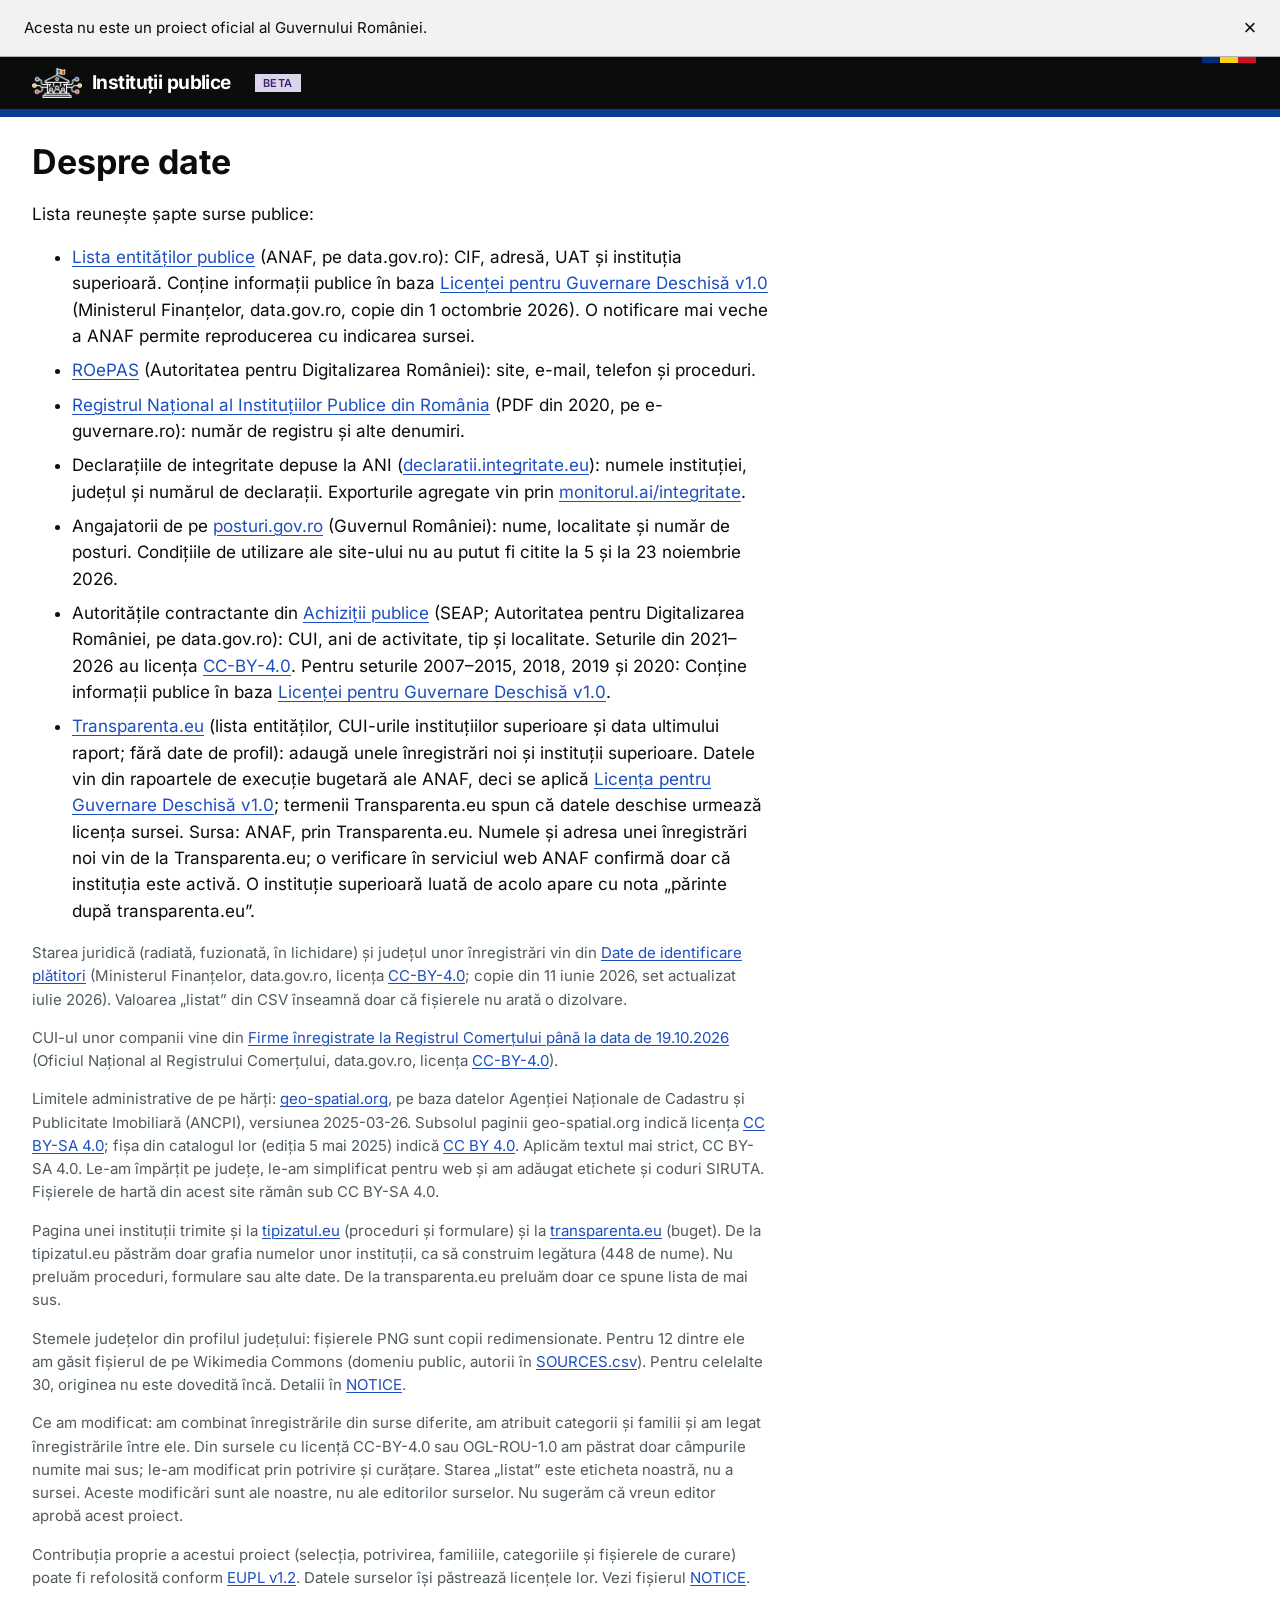
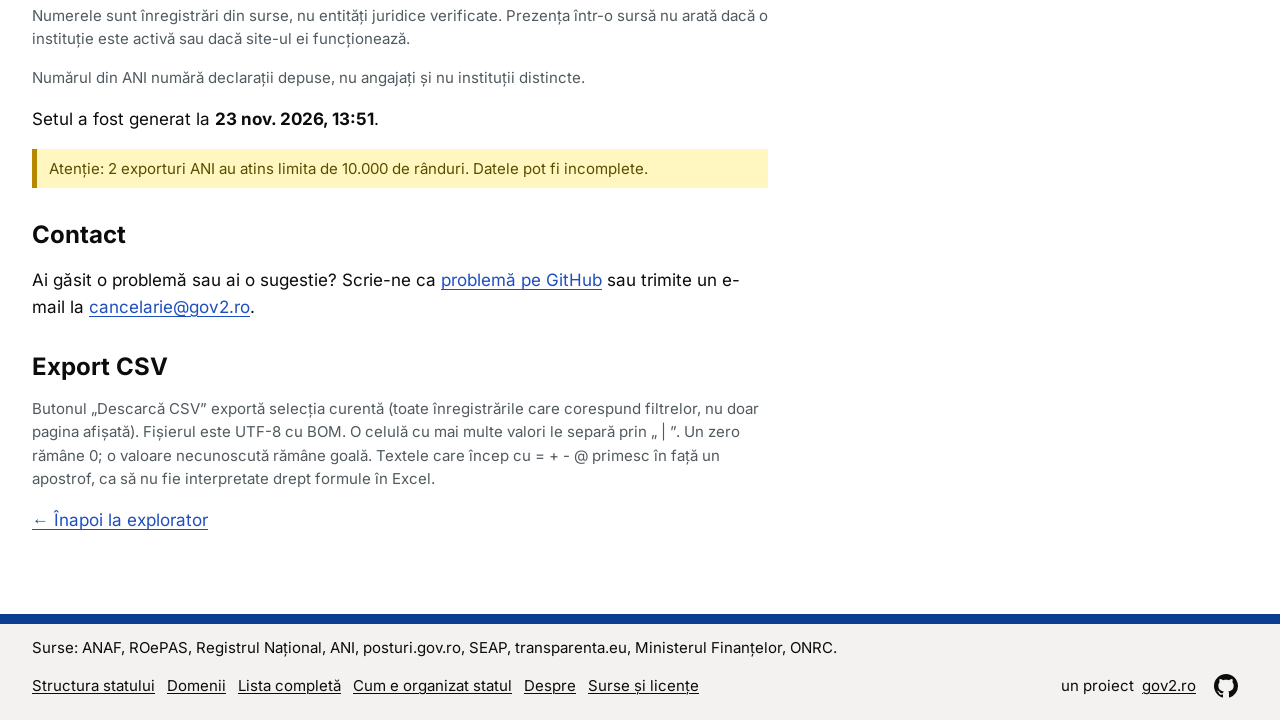
<file: despre.html>
<!doctype html>
<html lang="ro" data-g2-scheme="auto">
<head>
<meta charset="utf-8">
<meta name="viewport" content="width=device-width, initial-scale=1">
<title>Despre date &middot; org.gov2.ro</title>
<meta name="description" content="Despre datele din org.gov2.ro: sursele, data generării, fișierele sursă, exportul CSV și datele de contact.">
<meta property="og:title" content="Despre date · org.gov2.ro">
<meta property="og:description" content="Despre datele din org.gov2.ro: sursele, data generării, fișierele sursă, exportul CSV și datele de contact.">
<meta property="og:type" content="website">
<meta property="og:url" content="https://org.gov2.ro/despre.html">
<meta property="og:image" content="https://org.gov2.ro/assets/img/og.png">
<meta property="og:image:width" content="1200">
<meta property="og:image:height" content="630">
<meta property="og:image:alt" content="Clădirea unei instituții publice cu drapelul României, legată de puncte albastre, galbene și roșii. Textul: Instituții publice, org.gov2.ro.">
<meta property="og:locale" content="ro_RO">
<meta property="og:site_name" content="org.gov2.ro">
<meta name="twitter:card" content="summary_large_image">
<meta name="twitter:title" content="Despre date · org.gov2.ro">
<meta name="twitter:description" content="Despre datele din org.gov2.ro: sursele, data generării, fișierele sursă, exportul CSV și datele de contact.">
<meta name="twitter:image" content="https://org.gov2.ro/assets/img/og.png">
<meta name="twitter:image:alt" content="Clădirea unei instituții publice cu drapelul României, legată de puncte albastre, galbene și roșii. Textul: Instituții publice, org.gov2.ro.">
<link rel="icon" type="image/png" href="assets/favicon/favicon-96x96.png" sizes="96x96" />
<link rel="shortcut icon" href="assets/favicon/favicon.ico" />
<link rel="apple-touch-icon" sizes="180x180" href="assets/favicon/apple-touch-icon.png" />
<meta name="apple-mobile-web-app-title" content="org.gov2.ro" />
<link rel="manifest" href="assets/favicon/site.webmanifest" />
<link rel="stylesheet" href="assets/gov2/gov2.css">
<link rel="stylesheet" href="assets/gov2/fonts.css">
<style>
@layer app {
  /* Page "Cum e organizat statul". Same DS and layer rules as index.html. Group colours use the DS tone tokens,
     which have a dark value in the DS dark scheme. The line style repeats the relation, so colour is never the only signal. */
  :root {
    --text: rgb(var(--g2-color-text)); --muted: rgb(var(--g2-color-text-muted)); --line: rgb(var(--g2-color-line)); --page: rgb(var(--g2-color-page));
    --link: rgb(var(--g2-color-link)); --sunken: rgb(var(--g2-color-surface-sunken));
  }
  /* limited preview: logo tile, notice bar, one-row footer */
  .g2-wordmark .g2-logo { width: 50px; height: 30px; }   /* the negative logo: white outline for the dark header */
  .g2-notice-bar > button { height: 44px; }
  .g2-header .g2-wordmark { min-height: 44px; }
  .org-foot .org-credit a:not(.org-gh) { display: inline-flex; align-items: center; min-height: 44px; }
  .g2-footer-in.org-foot { display: flex; flex-wrap: wrap; align-items: center; gap: var(--g2-space-1) var(--g2-space-4); padding-block: var(--g2-space-3); }
  .org-foot p, .org-foot ul { margin: 0; }
  .org-foot ul { display: flex; flex-wrap: wrap; gap: 0 var(--g2-space-3); padding: 0; list-style: none; }
  .org-foot ul a { display: inline-flex; align-items: center; min-height: 44px; }
  .org-foot .org-credit { margin-left: auto; }

  * { box-sizing: border-box; }
  html { overflow-x: hidden; -webkit-text-size-adjust: 100%; }
  h1, h2, h3 { line-height: var(--g2-line-height-heading); }
  .g2-header .title { gap: var(--g2-space-2) var(--g2-space-4); }
  .g2-header .grow { flex: 1; }
  .txtbtn { display: inline-flex; align-items: center; min-height: 44px; padding: 0 var(--g2-space-2); color: rgb(var(--g2-color-on-header)); font-size: var(--g2-font-size-meta); font-weight: 600; text-decoration: none; }
  .txtbtn:hover { text-decoration: underline; text-decoration-thickness: 3px; text-underline-offset: 6px; }
  .g2-footer .org-credit { display: flex; align-items: center; gap: var(--g2-space-2); }
  .g2-footer a.org-gh { display: inline-flex; align-items: center; justify-content: center; width: 44px; height: 44px; }
  .g2-wordmark span.org-wm { font-weight: 700; }
  .org-beta { margin-left: var(--g2-space-2); align-self: center; text-transform: uppercase; letter-spacing: .04em; font-size: .6875rem; }
  main { padding-block: var(--g2-space-5) var(--g2-space-6); }
  .org-page > :not(.org-frame) { max-width: 46rem; }
  .org-page h1 { margin: 0 0 var(--g2-space-3); }
  .org-page h2 { margin: var(--g2-space-6) 0 var(--g2-space-3); font-size: var(--g2-font-size-heading-section); }
  .org-lead { font-size: 1.125rem; }
  .org-cite { color: var(--muted); font-size: var(--g2-font-size-meta); }
  .org-rel-k { font-weight: 600; }
  .org-term { font-style: italic; }
  .org-toc { margin: var(--g2-space-3) 0 0; padding-left: 1.25rem; }
  .org-toc a { display: inline-block; min-height: 44px; padding: 9px 0; }

  /* the diagram: a dashed frame, groups as a grid on desktop, one column on phones */
  .org-frame { margin: var(--g2-space-4) 0; padding: var(--g2-space-4); border: 2px dashed var(--muted); }
  .org-frame > .org-frame-t { margin: 0 0 var(--g2-space-3); font-weight: 700; font-size: var(--g2-font-size-heading-section); }
  .org-groups { align-items: start; display: grid; grid-template-columns: repeat(auto-fill, minmax(280px, 1fr)); gap: var(--g2-space-4); }
  .org-group { --gbg: var(--sunken); --gline: var(--muted); --gink: var(--text);
    min-width: 0; padding: var(--g2-space-3); background: var(--gbg); color: var(--gink); border: 3px var(--gstyle, solid) var(--gline); }
  .org-group[data-line=solid] { --gstyle: solid; }
  .org-group[data-line=dashed] { --gstyle: dashed; }
  .org-group[data-line=dotted] { --gstyle: dotted; }
  .org-group[data-line=groove] { --gstyle: groove; border-width: 6px; }
  .org-group[data-line=double] { --gstyle: double; border-width: 6px; }
  .org-group[data-g=leg] { --gbg: rgb(var(--g2-color-info-bg)); --gline: rgb(var(--g2-color-info-line)); --gink: rgb(var(--g2-color-info-ink)); }
  .org-group[data-g=ctl] { --gbg: rgb(var(--g2-color-progress-bg)); --gline: rgb(var(--g2-color-progress-line)); --gink: rgb(var(--g2-color-progress-ink)); }
  .org-group[data-g=pres], .org-group[data-g=ter] { --gbg: rgb(var(--g2-color-success-bg)); --gline: rgb(var(--g2-color-success-line)); --gink: rgb(var(--g2-color-success-ink)); }
  .org-group[data-g=jud] { --gbg: rgb(var(--g2-color-warning-bg)); --gline: rgb(var(--g2-color-warning-line)); --gink: rgb(var(--g2-color-warning-ink)); }
  .org-group[data-g=ccr] { --gbg: rgb(var(--g2-color-surface-sunken)); --gline: rgb(var(--g2-color-text)); --gink: rgb(var(--g2-color-text)); }
  .org-group[data-g=loc] { --gbg: rgb(var(--g2-color-info-bg)); --gline: rgb(var(--g2-color-info-line)); --gink: rgb(var(--g2-color-info-ink)); }
  .org-group[data-g=ent] { --gbg: rgb(var(--g2-color-danger-bg)); --gline: rgb(var(--g2-color-danger-line)); --gink: rgb(var(--g2-color-danger-ink)); }
  .org-group h3 { margin: 0 0 var(--g2-space-2); font-size: 1.0625rem; }
  .org-group .org-rel { margin: 0 0 var(--g2-space-3); font-size: var(--g2-font-size-meta); }
  .org-group .org-cite { color: inherit; opacity: .85; }
  .org-gnote { margin: var(--g2-space-3) 0 0; font-size: var(--g2-font-size-meta); }
  .org-boxes { margin: 0; padding: 0; list-style: none; display: grid; gap: var(--g2-space-2); }
  .org-box { display: flex; flex-direction: column; gap: 2px; min-height: 44px; padding: 10px var(--g2-space-3);
    background: rgb(var(--g2-color-page)); color: rgb(var(--g2-color-text)); border: 1px solid var(--gline); text-decoration: none; }
  .org-box:hover .org-box-t { text-decoration: underline; text-decoration-thickness: 3px; text-underline-offset: 3px; }
  .org-box-t { font-weight: 600; overflow-wrap: anywhere; }
  .org-box-sub { font-size: var(--g2-font-size-meta); color: var(--muted); overflow-wrap: anywhere; }
  .org-box:focus-visible { outline: 3px solid transparent; background: rgb(var(--g2-color-focus)); color: rgb(var(--g2-color-on-focus));
    box-shadow: 0 -2px rgb(var(--g2-color-focus)), 0 4px rgb(var(--g2-color-on-focus)); }
  .org-box:focus-visible .org-box-sub { color: inherit; }

  /* the key */
  .org-key { margin: var(--g2-space-3) 0; padding: 0; list-style: none; display: grid; gap: var(--g2-space-2); }
  .org-key li { display: flex; gap: var(--g2-space-3); align-items: center; }
  .org-sw { flex: none; width: 56px; height: 0; border-top: 3px solid var(--text); }
  .org-sw[data-line=dashed] { border-top-style: dashed; } .org-sw[data-line=dotted] { border-top-style: dotted; }
  .org-sw[data-line=groove] { border-top: 6px groove var(--text); }
  .org-sw[data-line=double] { border-top: 6px double var(--text); }
  .org-rels dt { margin-top: var(--g2-space-4); font-weight: 700; }
  .org-rels dd { margin: var(--g2-space-1) 0 0; }
  .org-src li { margin-bottom: var(--g2-space-2); }
  .org-page > :not(.org-frame) { max-width: 46rem; }
  .sub { color: var(--muted); font-size: var(--g2-font-size-meta); }
  .flag { display: block; margin: var(--g2-space-2) 0; padding: var(--g2-space-2) var(--g2-space-3); border-left: 5px solid rgb(var(--g2-color-warning-line)); background: rgb(var(--g2-color-warning-bg)); color: rgb(var(--g2-color-warning-ink)); font-size: var(--g2-font-size-meta); }
  .g2-footer { margin-top: var(--g2-space-6); font-size: var(--g2-font-size-meta); }

  /* focus: the app layer wins over gov2.states, so these rules write the DS treatment again (see index.html) */
  :is(a, button, summary):not(.g2-btn, .org-box):focus-visible { outline: 3px solid transparent; background: rgb(var(--g2-color-focus)); color: rgb(var(--g2-color-on-focus));
    box-shadow: 0 -2px rgb(var(--g2-color-focus)), 0 4px rgb(var(--g2-color-on-focus)); text-decoration: none; }
  @media (max-width: 760px) {
    .org-frame { padding: var(--g2-space-3); }
    .org-groups { grid-template-columns: minmax(0, 1fr); gap: var(--g2-space-3); }
  }
}
</style>
</head>
<body>
<a class="g2-skip-link" href="#main">Sari la conținut</a>
<div class="g2-notice-bar" id="org-disclaimer" role="region" aria-label="Anunț">
  <p>Acesta nu este un proiect oficial al Guvernului României.</p>
  <button type="button" aria-label="Închide">×</button>
</div>
<script>
(() => {
  const bar = document.getElementById('org-disclaimer');
  try { if (localStorage.getItem('org-disclaimer-closed') === '1') bar.hidden = true; } catch (e) {}
  bar.querySelector('button').addEventListener('click', () => { bar.hidden = true; try { localStorage.setItem('org-disclaimer-closed', '1'); } catch (e) {} });
})();
</script>
<header class="g2-header">
  <span class="g2-ro-corner" aria-hidden="true"></span>
  <div class="g2-header-in g2-container title">
    <a class="g2-wordmark" href="index.html" aria-label="Instituții publice — Acasă"><img class="g2-logo" src="assets/img/g2-0-negative-64.png" width="50" height="30" alt=""><span class="g2-ro-sweep org-wm">Instituții publice</span></a><strong class="g2-tag org-beta" data-tone="progress" title="Versiune de test: datele și paginile se schimbă">beta</strong>
    <span class="grow"></span>
  </div>
</header>
<main id="main" class="g2-container" tabindex="-1">
<div class="org-page">
<h1>Despre date</h1>
<p>Lista reunește șapte surse publice:</p>
<ul class="org-src">
  <li><a href="https://data.gov.ro/dataset/listaentitatipublice/resource/9e6818e0-5bd1-48b1-b2ae-b774916d61ca">Lista entităților publice</a> (ANAF, pe data.gov.ro): CIF, adresă, UAT și instituția superioară. Conține informații publice în baza <a href="https://data.gov.ro/base/images/logoinst/OGL-ROU-1.0.pdf">Licenței pentru Guvernare Deschisă v1.0</a> (Ministerul Finanțelor, data.gov.ro, copie din 1 octombrie 2026). O notificare mai veche a ANAF permite reproducerea cu indicarea sursei.</li>
  <li><a href="https://roepas.ro">ROePAS</a> (Autoritatea pentru Digitalizarea României): site, e-mail, telefon și proceduri.</li>
  <li><a href="https://www.e-guvernare.ro/Registrul-National-al-Institutiilor-Publice-din-Romania.pdf">Registrul Național al Instituțiilor Publice din România</a> (PDF din 2020, pe e-guvernare.ro): număr de registru și alte denumiri.</li>
  <li>Declarațiile de integritate depuse la ANI (<a href="https://declaratii.integritate.eu/">declaratii.integritate.eu</a>): numele instituției, județul și numărul de declarații. Exporturile agregate vin prin <a href="https://monitorul.ai/integritate">monitorul.ai/integritate</a>.</li>
  <li>Angajatorii de pe <a href="https://posturi.gov.ro/">posturi.gov.ro</a> (Guvernul României): nume, localitate și număr de posturi. Condițiile de utilizare ale site-ului nu au putut fi citite la 5 și la 23 noiembrie 2026.</li>
  <li>Autoritățile contractante din <a href="https://data.gov.ro/dataset/achizitii-publice-2025">Achiziții publice</a> (SEAP; Autoritatea pentru Digitalizarea României, pe data.gov.ro): CUI, ani de activitate, tip și localitate. Seturile din 2021–2026 au licența <a href="https://creativecommons.org/licenses/by/4.0/">CC-BY-4.0</a>. Pentru seturile 2007–2015, 2018, 2019 și 2020: Conține informații publice în baza <a href="https://data.gov.ro/base/images/logoinst/OGL-ROU-1.0.pdf">Licenței pentru Guvernare Deschisă v1.0</a>.</li>
  <li><a href="https://transparenta.eu/">Transparenta.eu</a> (lista entităților, CUI-urile instituțiilor superioare și data ultimului raport; fără date de profil): adaugă unele înregistrări noi și instituții superioare. Datele vin din rapoartele de execuție bugetară ale ANAF, deci se aplică <a href="https://data.gov.ro/base/images/logoinst/OGL-ROU-1.0.pdf">Licența pentru Guvernare Deschisă v1.0</a>; termenii Transparenta.eu spun că datele deschise urmează licența sursei. Sursa: ANAF, prin Transparenta.eu. Numele și adresa unei înregistrări noi vin de la Transparenta.eu; o verificare în serviciul web ANAF confirmă doar că instituția este activă. O instituție superioară luată de acolo apare cu nota „părinte după transparenta.eu”.</li>
</ul>
<p class="sub">Starea juridică (radiată, fuzionată, în lichidare) și județul unor înregistrări vin din <a href="https://data.gov.ro/dataset/date_de_identificare_platitori_actualizate_iunie_2026">Date de identificare plătitori</a> (Ministerul Finanțelor, data.gov.ro, licența <a href="https://creativecommons.org/licenses/by/4.0/">CC-BY-4.0</a>; copie din 11 iunie 2026, set actualizat iulie 2026). Valoarea „listat” din CSV înseamnă doar că fișierele nu arată o dizolvare.</p>
<p class="sub">CUI-ul unor companii vine din <a href="https://data.gov.ro/dataset/firme-19-10-2026">Firme înregistrate la Registrul Comerțului până la data de 19.10.2026</a> (Oficiul Național al Registrului Comerțului, data.gov.ro, licența <a href="https://creativecommons.org/licenses/by/4.0/">CC-BY-4.0</a>).</p>
<p class="sub">Limitele administrative de pe hărți: <a href="http://geo-spatial.org/descarcare/date/administrative-boundaries/">geo-spatial.org</a>, pe baza datelor Agenției Naționale de Cadastru și Publicitate Imobiliară (ANCPI), versiunea 2025-03-26. Subsolul paginii geo-spatial.org indică licența <a href="https://creativecommons.org/licenses/by-sa/4.0/">CC BY-SA 4.0</a>; fișa din catalogul lor (ediția 5 mai 2025) indică <a href="https://creativecommons.org/licenses/by/4.0/">CC BY 4.0</a>. Aplicăm textul mai strict, CC BY-SA 4.0. Le-am împărțit pe județe, le-am simplificat pentru web și am adăugat etichete și coduri SIRUTA. Fișierele de hartă din acest site rămân sub CC BY-SA 4.0.</p>
<p class="sub">Pagina unei instituții trimite și la <a href="https://www.tipizatul.eu/">tipizatul.eu</a> (proceduri și formulare) și la <a href="https://transparenta.eu/">transparenta.eu</a> (buget). De la tipizatul.eu păstrăm doar grafia numelor unor instituții, ca să construim legătura (448 de nume). Nu preluăm proceduri, formulare sau alte date. De la transparenta.eu preluăm doar ce spune lista de mai sus.</p>
<p class="sub">Stemele județelor din profilul județului: fișierele PNG sunt copii redimensionate. Pentru 12 dintre ele am găsit fișierul de pe Wikimedia Commons (domeniu public, autorii în <a href="assets/steme-judete/SOURCES.csv">SOURCES.csv</a>). Pentru celelalte 30, originea nu este dovedită încă. Detalii în <a href="NOTICE.txt">NOTICE</a>.</p>
<p class="sub">Ce am modificat: am combinat înregistrările din surse diferite, am atribuit categorii și familii și am legat înregistrările între ele. Din sursele cu licență CC-BY-4.0 sau OGL-ROU-1.0 am păstrat doar câmpurile numite mai sus; le-am modificat prin potrivire și curățare. Starea „listat” este eticheta noastră, nu a sursei. Aceste modificări sunt ale noastre, nu ale editorilor surselor. Nu sugerăm că vreun editor aprobă acest proiect.</p>
<p class="sub">Contribuția proprie a acestui proiect (selecția, potrivirea, familiile, categoriile și fișierele de curare) poate fi refolosită conform <a href="https://joinup.ec.europa.eu/collection/eupl/eupl-text-eupl-12">EUPL v1.2</a>. Datele surselor își păstrează licențele lor. Vezi fișierul <a href="NOTICE.txt">NOTICE</a>.</p>
<p class="sub">Numerele sunt înregistrări din surse, nu entități juridice verificate. Prezența într-o sursă nu arată dacă o instituție este activă sau dacă site-ul ei funcționează.</p>
<p class="sub">Numărul din ANI numără declarații depuse, nu angajați și nu instituții distincte.</p>
<div id="ds"><p class="sub" role="status">Se încarcă…</p></div>
<h2 id="contact">Contact</h2>
<p>Ai găsit o problemă sau ai o sugestie? Scrie-ne ca <a href="https://github.com/gov2-ro/institutii-publice/issues">problemă pe GitHub</a> sau trimite un e-mail la <a href="mailto:cancelarie@gov2.ro">cancelarie@gov2.ro</a>.</p>
<h2>Export CSV</h2>
<p class="sub">Butonul „Descarcă CSV” exportă selecția curentă (toate înregistrările care corespund filtrelor, nu doar pagina afișată). Fișierul este UTF-8 cu BOM. O celulă cu mai multe valori le separă prin „ | ”. Un zero rămâne 0; o valoare necunoscută rămâne goală. Textele care încep cu = + - @ primesc în față un apostrof, ca să nu fie interpretate drept formule în Excel.</p>
<p><a href="index.html">← Înapoi la explorator</a></p>
</div>
</main>
<footer class="g2-footer">
  <div class="g2-footer-in g2-container org-foot">
    <p>Surse: ANAF, ROePAS, Registrul Național, ANI, posturi.gov.ro, SEAP, transparenta.eu, Ministerul Finanțelor, ONRC.</p>
    <ul aria-label="Pagini"><li><a href="index.html#v=stat">Structura statului</a></li><li><a href="index.html#v=fam">Domenii</a></li><li><a href="index.html#v=list">Lista completă</a></li><li><a href="organizare.html">Cum e organizat statul</a></li><li><a href="despre.html">Despre</a></li><li><a href="NOTICE.txt">Surse și licențe</a></li></ul>
    <p class="org-credit">un proiect <a href="https://gov2.ro">gov2.ro</a> <a class="org-gh" href="https://github.com/gov2-ro/institutii-publice" aria-label="Cod sursă pe GitHub"><svg class="org-icon-fill" width="24" height="24" viewBox="0 0 16 16" aria-hidden="true" focusable="false"><path fill="currentColor" d="M8 0C3.58 0 0 3.58 0 8c0 3.54 2.29 6.53 5.47 7.59.4.07.55-.17.55-.38 0-.19-.01-.82-.01-1.49-2.01.37-2.53-.49-2.69-.94-.09-.23-.48-.94-.82-1.13-.28-.15-.68-.52-.01-.53.63-.01 1.08.58 1.23.82.72 1.21 1.87.87 2.33.66.07-.52.28-.87.51-1.07-1.78-.2-3.64-.89-3.64-3.95 0-.87.31-1.59.82-2.15-.08-.2-.36-1.02.08-2.12 0 0 .67-.21 2.2.82.64-.18 1.32-.27 2-.27.68 0 1.36.09 2 .27 1.53-1.04 2.2-.82 2.2-.82.44 1.1.16 1.92.08 2.12.51.56.82 1.27.82 2.15 0 3.07-1.87 3.75-3.65 3.95.29.25.54.73.54 1.48 0 1.07-.01 1.93-.01 2.2 0 .21.15.46.55.38A8.013 8.013 0 0016 8c0-4.42-3.58-8-8-8z"/></svg></a></p>
  </div>
</footer>
<script>
(() => {
  const when = s => { const d = new Date(s); return isNaN(d) ? String(s) : d.toLocaleString('ro-RO', { dateStyle: 'medium', timeStyle: 'short' }); };
  const h = (tag, props, ...kids) => {
    const el = document.createElement(tag);
    for (const [k, v] of Object.entries(props || {})) if (v != null && v !== false) el.setAttribute(k, v === true ? '' : v);
    for (const c of kids.flat()) if (c != null && c !== false) el.append(c.nodeType ? c : document.createTextNode(c));
    return el;
  };
  const box = document.getElementById('ds');
  fetch('metadata.json').then(r => { if (!r.ok) throw new Error(r.status); return r.json(); }).then(D => {
    const DS = D.dataset, inputs = (DS && DS.inputs) || [], capped = inputs.filter(i => i.capped);
    box.replaceChildren(...(DS ? [
      h('p', null, DS.generated_at ? ['Setul a fost generat la ', h('strong', null, when(DS.generated_at)), '.'] : null),
      capped.length ? h('p', { class: 'flag' }, `Atenție: ${capped.length === 1 ? 'un export ANI a atins' : capped.length + ' exporturi ANI au atins'} limita de 10.000 de rânduri. Datele pot fi incomplete.`) : null,
    ] : []));
  }).catch(() => box.replaceChildren(h('p', { class: 'flag', role: 'alert' }, 'Data generării nu a putut fi încărcată.')));
})();
</script>
<!-- Cloudflare Web Analytics --><script type='module' src='https://static.cloudflareinsights.com/beacon.min.js' data-cf-beacon='{"token": "0b9a948bd7674d839e0d37b32ae597eb"}'></script><!-- End Cloudflare Web Analytics -->
</body>
</html>
</file>
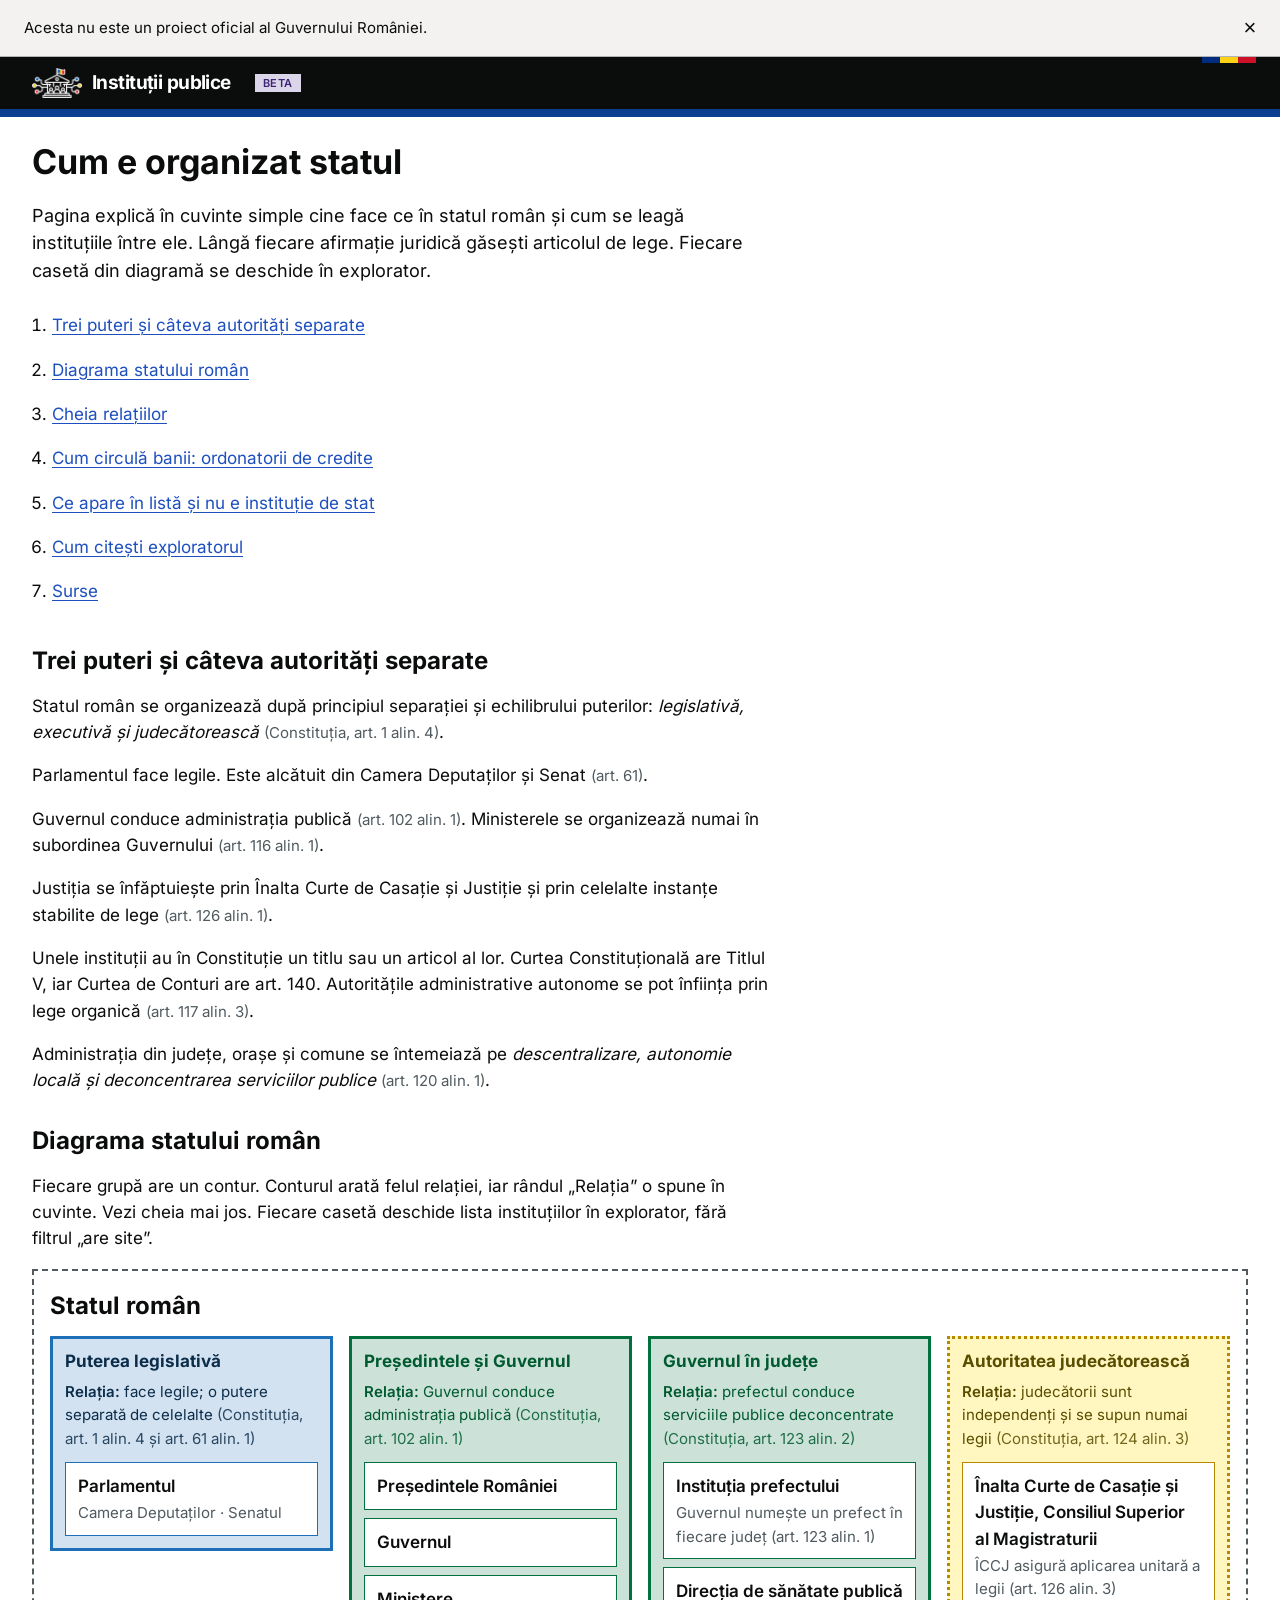
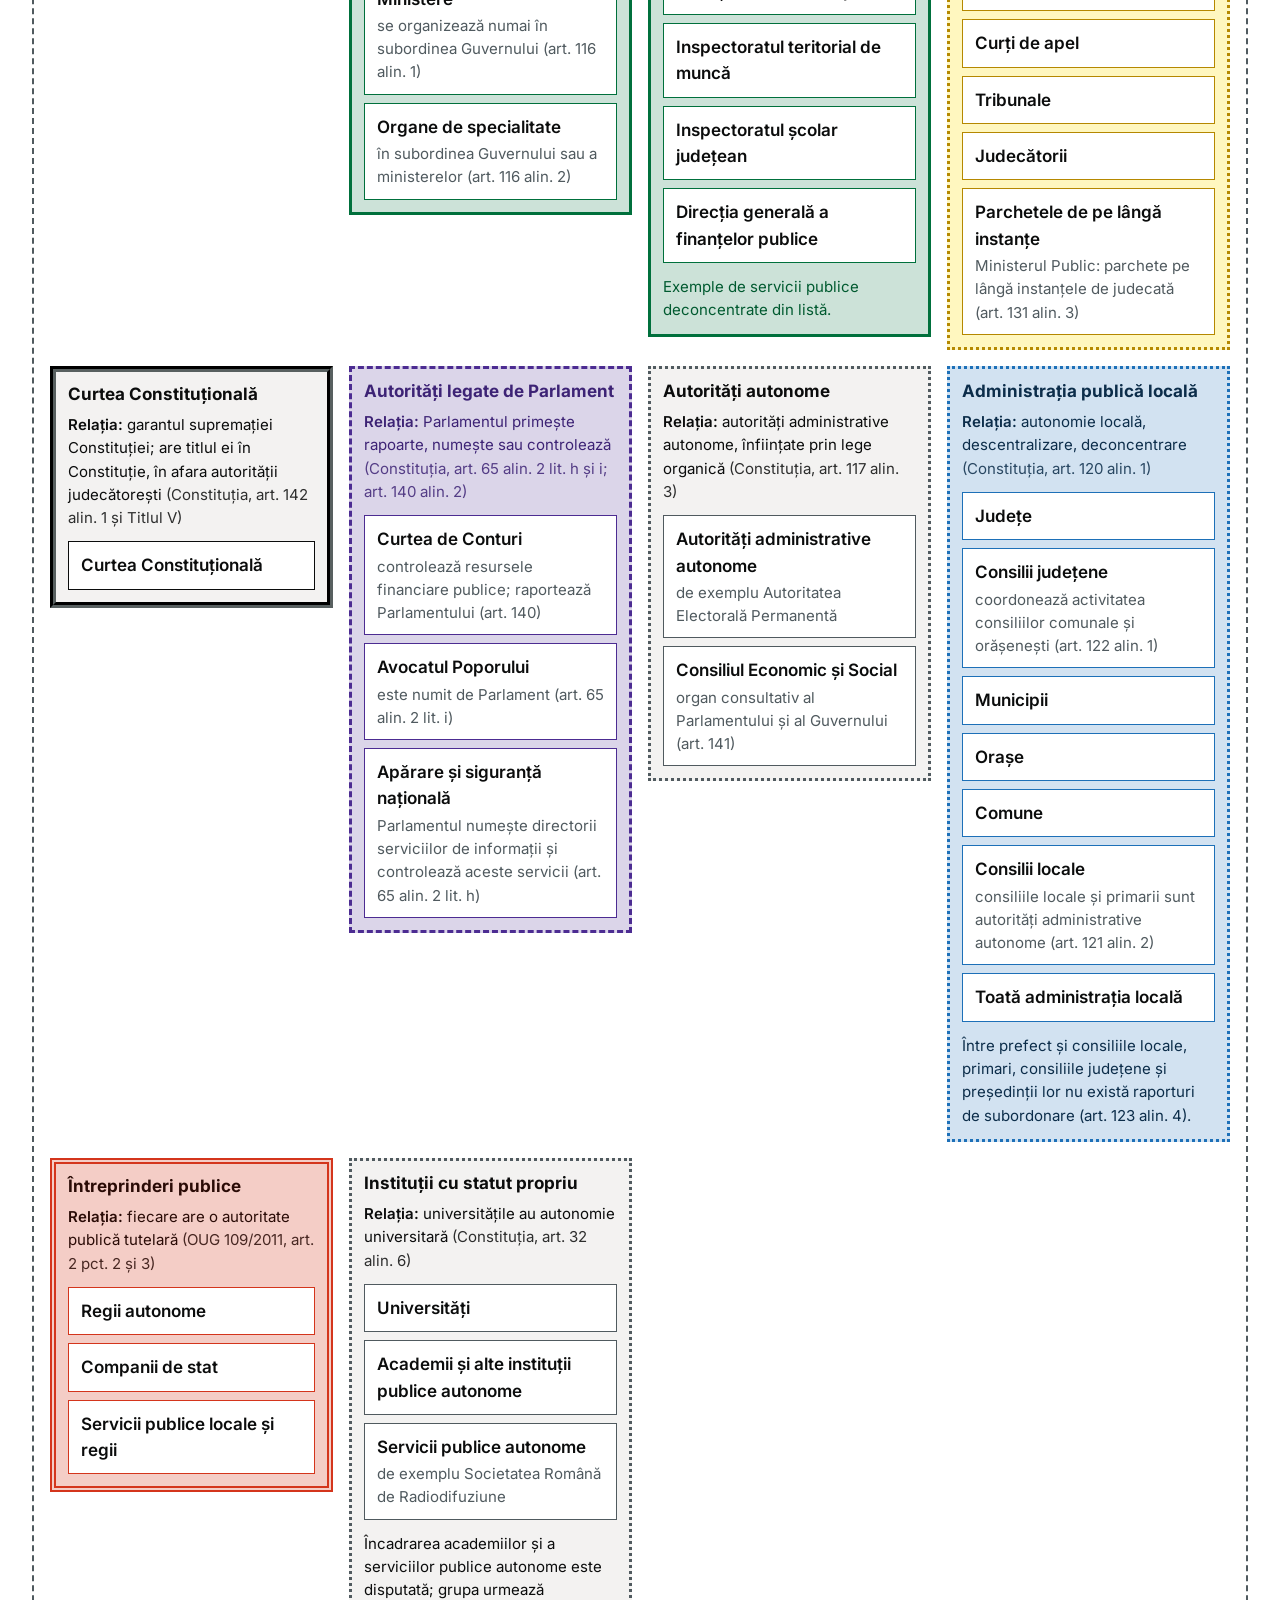
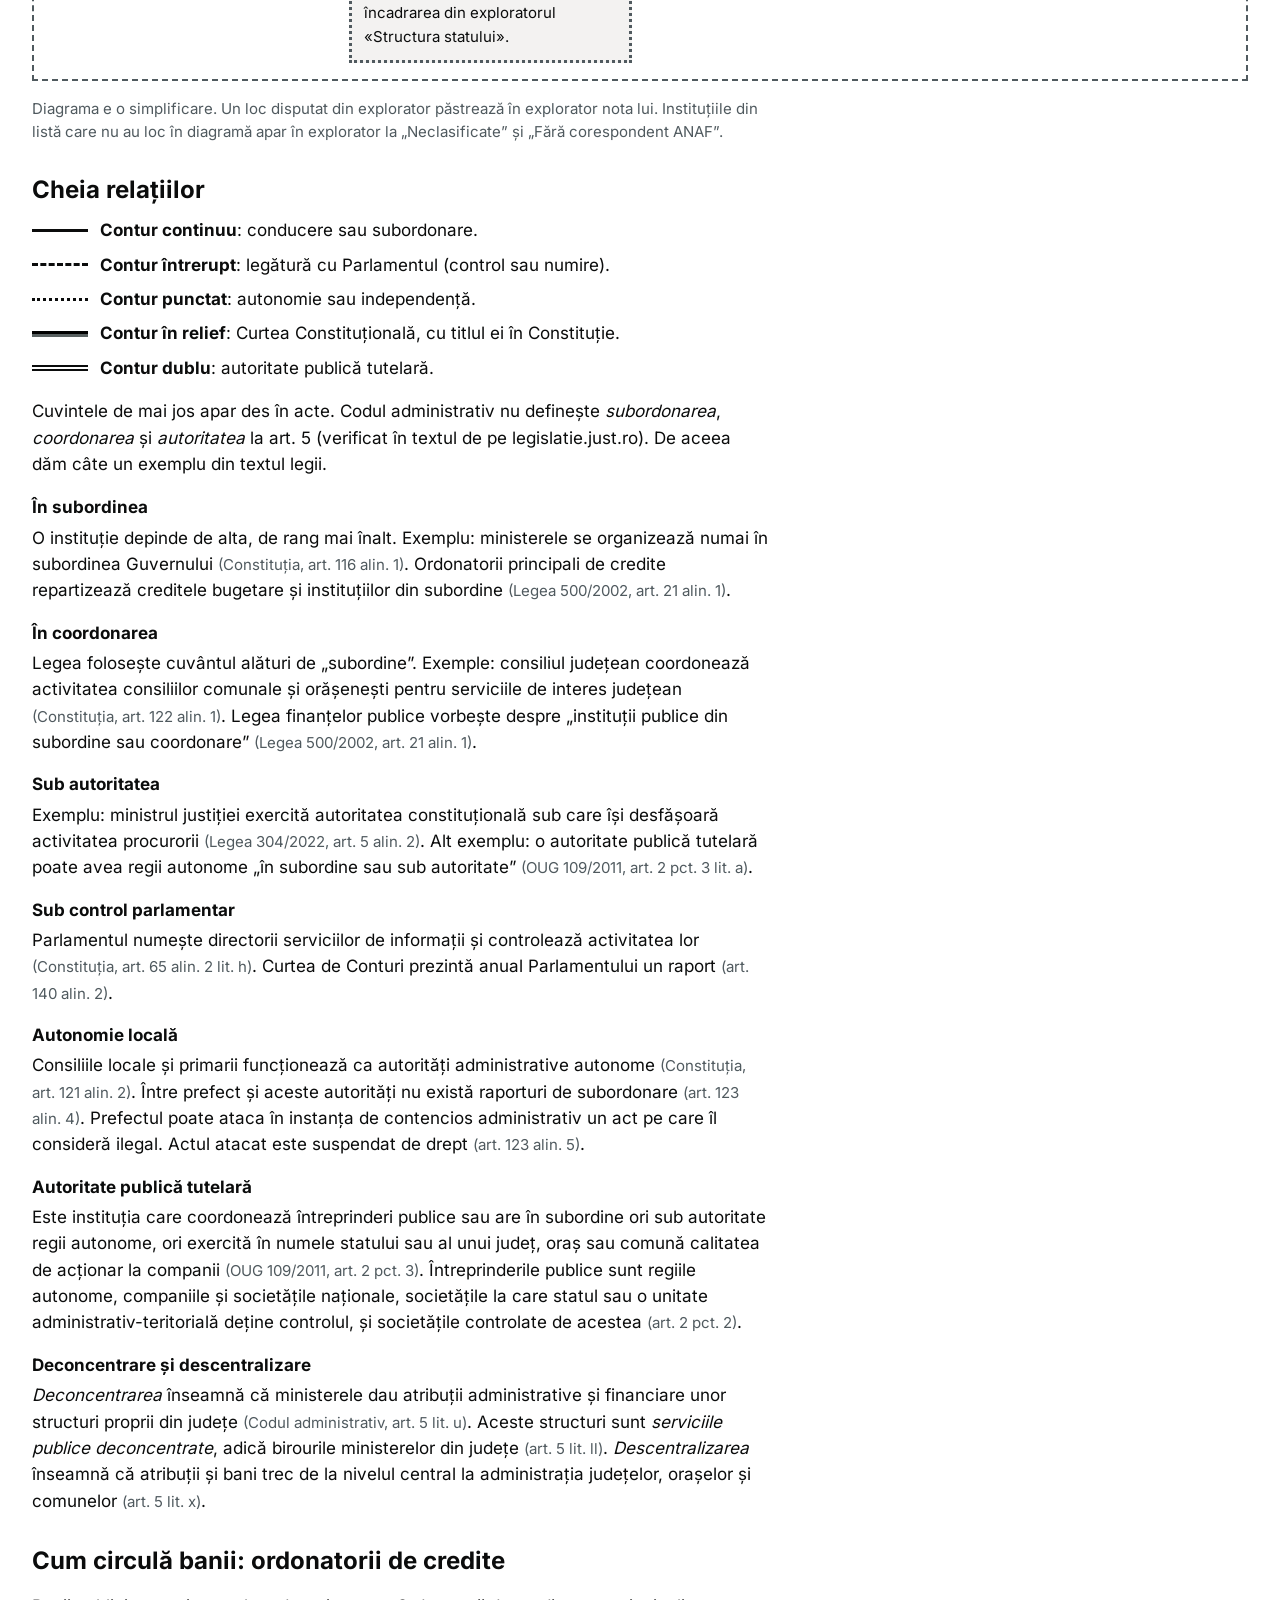
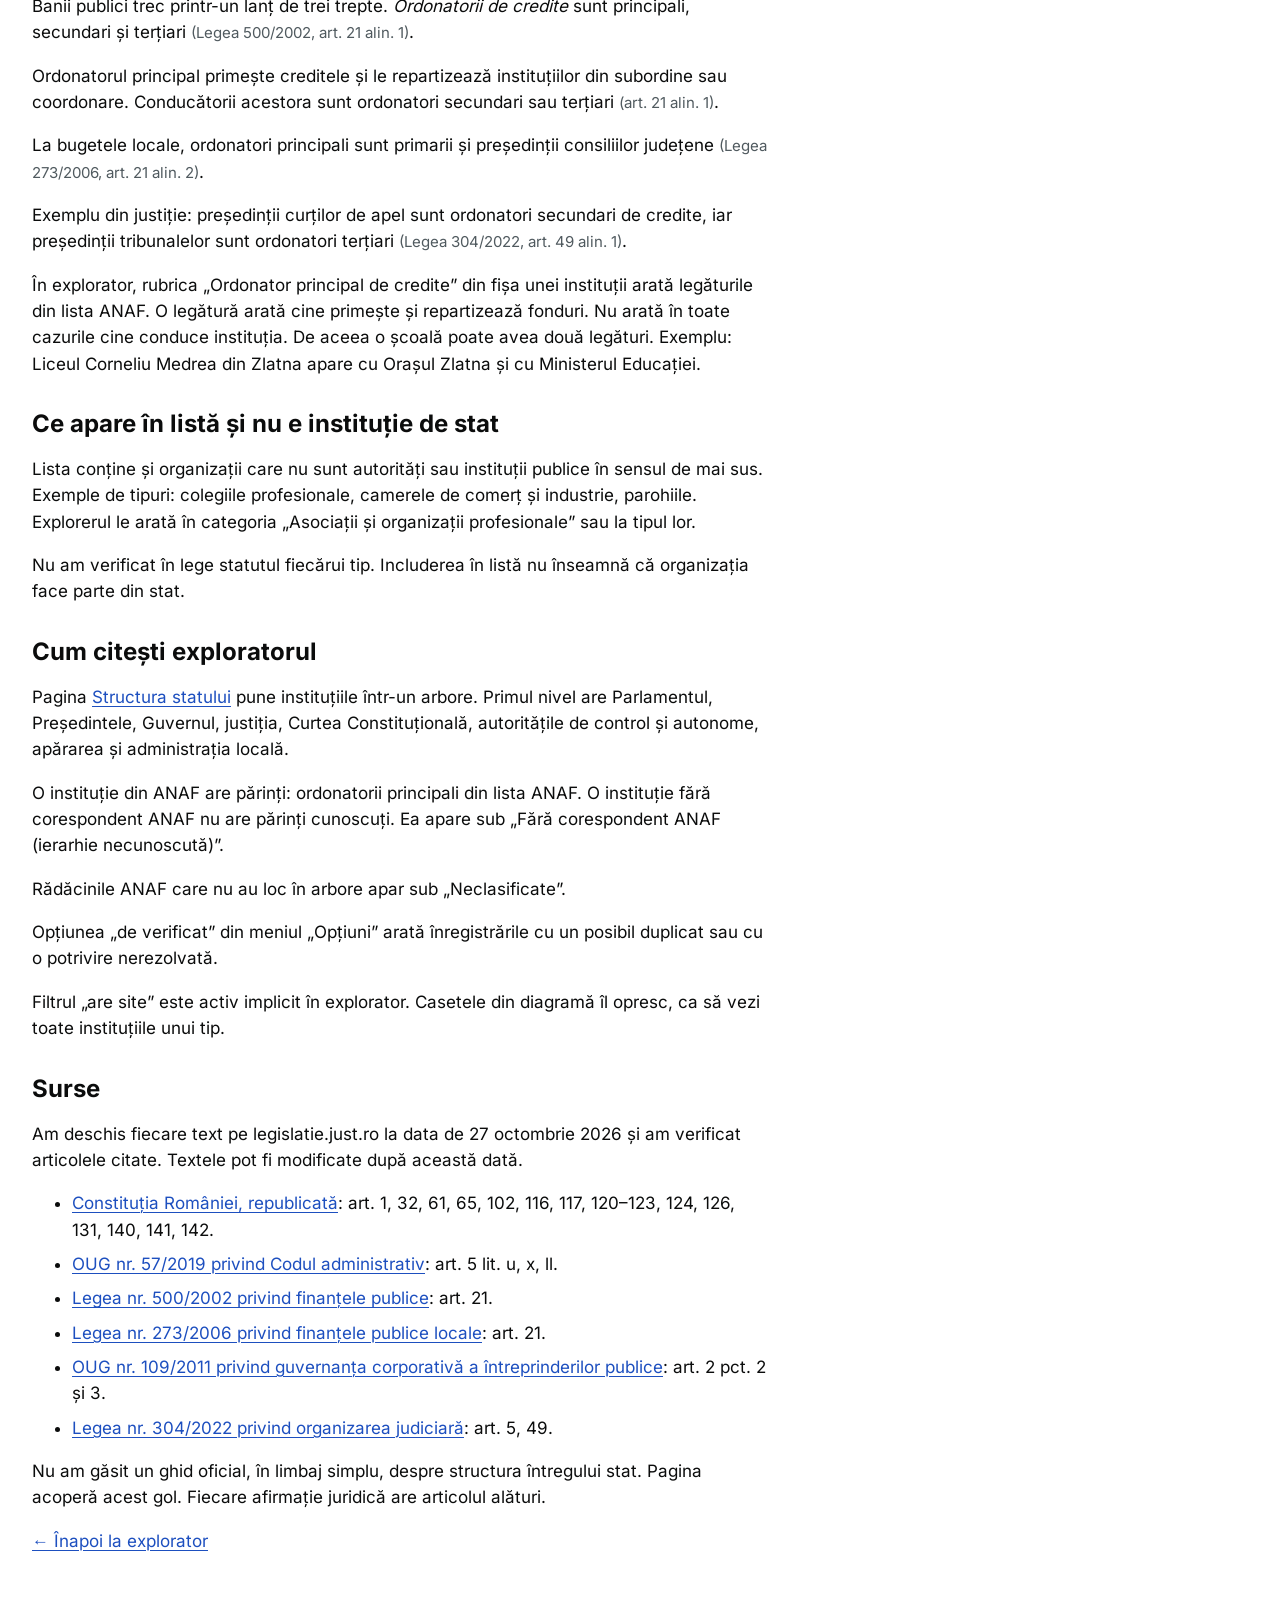
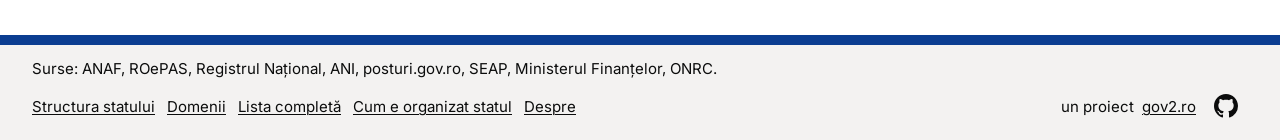
<file: organizare.html>
<!doctype html>
<html lang="ro" data-g2-scheme="auto">
<head>
<meta charset="utf-8">
<meta name="viewport" content="width=device-width, initial-scale=1">
<title>Cum e organizat statul &middot; org.gov2.ro</title>
<meta name="description" content="Cum e organizat statul român: puterile, administrația centrală și locală, justiția, întreprinderile publice. Explicații simple, cu articolul de lege.">
<meta property="og:title" content="Cum e organizat statul · org.gov2.ro">
<meta property="og:description" content="Cum e organizat statul român: puterile, administrația centrală și locală, justiția, întreprinderile publice. Explicații simple, cu articolul de lege.">
<meta property="og:type" content="website">
<meta property="og:url" content="https://org.gov2.ro/organizare.html">
<meta property="og:image" content="https://org.gov2.ro/assets/img/og.png">
<meta property="og:image:width" content="1200">
<meta property="og:image:height" content="630">
<meta property="og:image:alt" content="Clădirea unei instituții publice cu drapelul României, legată de puncte albastre, galbene și roșii. Textul: Instituții publice, org.gov2.ro.">
<meta property="og:locale" content="ro_RO">
<meta property="og:site_name" content="org.gov2.ro">
<meta name="twitter:card" content="summary_large_image">
<meta name="twitter:title" content="Cum e organizat statul · org.gov2.ro">
<meta name="twitter:description" content="Cum e organizat statul român: puterile, administrația centrală și locală, justiția, întreprinderile publice. Explicații simple, cu articolul de lege.">
<meta name="twitter:image" content="https://org.gov2.ro/assets/img/og.png">
<meta name="twitter:image:alt" content="Clădirea unei instituții publice cu drapelul României, legată de puncte albastre, galbene și roșii. Textul: Instituții publice, org.gov2.ro.">
<link rel="icon" type="image/png" href="assets/favicon/favicon-96x96.png" sizes="96x96" />
<link rel="shortcut icon" href="assets/favicon/favicon.ico" />
<link rel="apple-touch-icon" sizes="180x180" href="assets/favicon/apple-touch-icon.png" />
<meta name="apple-mobile-web-app-title" content="org.gov2.ro" />
<link rel="manifest" href="assets/favicon/site.webmanifest" />
<link rel="stylesheet" href="assets/gov2/gov2.css">
<link rel="stylesheet" href="assets/gov2/fonts.css">
<style>
@layer app {
  /* Page "Cum e organizat statul". Same DS and layer rules as index.html. Group colours use the DS tone tokens,
     which have a dark value in the DS dark scheme. The line style repeats the relation, so colour is never the only signal. */
  :root {
    --text: rgb(var(--g2-color-text)); --muted: rgb(var(--g2-color-text-muted)); --line: rgb(var(--g2-color-line)); --page: rgb(var(--g2-color-page));
    --link: rgb(var(--g2-color-link)); --sunken: rgb(var(--g2-color-surface-sunken));
  }
  /* limited preview: logo tile, notice bar, one-row footer */
  .g2-wordmark .g2-logo { width: 50px; height: 30px; }   /* the negative logo: white outline for the dark header */
  .g2-notice-bar > button { height: 44px; }
  .g2-header .g2-wordmark { min-height: 44px; }
  .org-foot .org-credit a:not(.org-gh) { display: inline-flex; align-items: center; min-height: 44px; }
  .g2-footer-in.org-foot { display: flex; flex-wrap: wrap; align-items: center; gap: var(--g2-space-1) var(--g2-space-4); padding-block: var(--g2-space-3); }
  .org-foot p, .org-foot ul { margin: 0; }
  .org-foot ul { display: flex; flex-wrap: wrap; gap: 0 var(--g2-space-3); padding: 0; list-style: none; }
  .org-foot ul a { display: inline-flex; align-items: center; min-height: 44px; }
  .org-foot .org-credit { margin-left: auto; }

  * { box-sizing: border-box; }
  html { overflow-x: hidden; -webkit-text-size-adjust: 100%; }
  h1, h2, h3 { line-height: var(--g2-line-height-heading); }
  .g2-header .title { gap: var(--g2-space-2) var(--g2-space-4); }
  .g2-header .grow { flex: 1; }
  .txtbtn { display: inline-flex; align-items: center; min-height: 44px; padding: 0 var(--g2-space-2); color: rgb(var(--g2-color-on-header)); font-size: var(--g2-font-size-meta); font-weight: 600; text-decoration: none; }
  .txtbtn:hover { text-decoration: underline; text-decoration-thickness: 3px; text-underline-offset: 6px; }
  .g2-footer .org-credit { display: flex; align-items: center; gap: var(--g2-space-2); }
  .g2-footer a.org-gh { display: inline-flex; align-items: center; justify-content: center; width: 44px; height: 44px; }
  .g2-wordmark span.org-wm { font-weight: 700; }
  .org-beta { margin-left: var(--g2-space-2); align-self: center; text-transform: uppercase; letter-spacing: .04em; font-size: .6875rem; }
  main { padding-block: var(--g2-space-5) var(--g2-space-6); }
  .org-page > :not(.org-frame) { max-width: 46rem; }
  .org-page h1 { margin: 0 0 var(--g2-space-3); }
  .org-page h2 { margin: var(--g2-space-6) 0 var(--g2-space-3); font-size: var(--g2-font-size-heading-section); }
  .org-lead { font-size: 1.125rem; }
  .org-cite { color: var(--muted); font-size: var(--g2-font-size-meta); }
  .org-rel-k { font-weight: 600; }
  .org-term { font-style: italic; }
  .org-toc { margin: var(--g2-space-3) 0 0; padding-left: 1.25rem; }
  .org-toc a { display: inline-block; min-height: 44px; padding: 9px 0; }

  /* the diagram: a dashed frame, groups as a grid on desktop, one column on phones */
  .org-frame { margin: var(--g2-space-4) 0; padding: var(--g2-space-4); border: 2px dashed var(--muted); }
  .org-frame > .org-frame-t { margin: 0 0 var(--g2-space-3); font-weight: 700; font-size: var(--g2-font-size-heading-section); }
  .org-groups { align-items: start; display: grid; grid-template-columns: repeat(auto-fill, minmax(280px, 1fr)); gap: var(--g2-space-4); }
  .org-group { --gbg: var(--sunken); --gline: var(--muted); --gink: var(--text);
    min-width: 0; padding: var(--g2-space-3); background: var(--gbg); color: var(--gink); border: 3px var(--gstyle, solid) var(--gline); }
  .org-group[data-line=solid] { --gstyle: solid; }
  .org-group[data-line=dashed] { --gstyle: dashed; }
  .org-group[data-line=dotted] { --gstyle: dotted; }
  .org-group[data-line=groove] { --gstyle: groove; border-width: 6px; }
  .org-group[data-line=double] { --gstyle: double; border-width: 6px; }
  .org-group[data-g=leg] { --gbg: rgb(var(--g2-color-info-bg)); --gline: rgb(var(--g2-color-info-line)); --gink: rgb(var(--g2-color-info-ink)); }
  .org-group[data-g=ctl] { --gbg: rgb(var(--g2-color-progress-bg)); --gline: rgb(var(--g2-color-progress-line)); --gink: rgb(var(--g2-color-progress-ink)); }
  .org-group[data-g=pres], .org-group[data-g=ter] { --gbg: rgb(var(--g2-color-success-bg)); --gline: rgb(var(--g2-color-success-line)); --gink: rgb(var(--g2-color-success-ink)); }
  .org-group[data-g=jud] { --gbg: rgb(var(--g2-color-warning-bg)); --gline: rgb(var(--g2-color-warning-line)); --gink: rgb(var(--g2-color-warning-ink)); }
  .org-group[data-g=ccr] { --gbg: rgb(var(--g2-color-surface-sunken)); --gline: rgb(var(--g2-color-text)); --gink: rgb(var(--g2-color-text)); }
  .org-group[data-g=loc] { --gbg: rgb(var(--g2-color-info-bg)); --gline: rgb(var(--g2-color-info-line)); --gink: rgb(var(--g2-color-info-ink)); }
  .org-group[data-g=ent] { --gbg: rgb(var(--g2-color-danger-bg)); --gline: rgb(var(--g2-color-danger-line)); --gink: rgb(var(--g2-color-danger-ink)); }
  .org-group h3 { margin: 0 0 var(--g2-space-2); font-size: 1.0625rem; }
  .org-group .org-rel { margin: 0 0 var(--g2-space-3); font-size: var(--g2-font-size-meta); }
  .org-group .org-cite { color: inherit; opacity: .85; }
  .org-gnote { margin: var(--g2-space-3) 0 0; font-size: var(--g2-font-size-meta); }
  .org-boxes { margin: 0; padding: 0; list-style: none; display: grid; gap: var(--g2-space-2); }
  .org-box { display: flex; flex-direction: column; gap: 2px; min-height: 44px; padding: 10px var(--g2-space-3);
    background: rgb(var(--g2-color-page)); color: rgb(var(--g2-color-text)); border: 1px solid var(--gline); text-decoration: none; }
  .org-box:hover .org-box-t { text-decoration: underline; text-decoration-thickness: 3px; text-underline-offset: 3px; }
  .org-box-t { font-weight: 600; overflow-wrap: anywhere; }
  .org-box-sub { font-size: var(--g2-font-size-meta); color: var(--muted); overflow-wrap: anywhere; }
  .org-box:focus-visible { outline: 3px solid transparent; background: rgb(var(--g2-color-focus)); color: rgb(var(--g2-color-on-focus));
    box-shadow: 0 -2px rgb(var(--g2-color-focus)), 0 4px rgb(var(--g2-color-on-focus)); }
  .org-box:focus-visible .org-box-sub { color: inherit; }

  /* the key */
  .org-key { margin: var(--g2-space-3) 0; padding: 0; list-style: none; display: grid; gap: var(--g2-space-2); }
  .org-key li { display: flex; gap: var(--g2-space-3); align-items: center; }
  .org-sw { flex: none; width: 56px; height: 0; border-top: 3px solid var(--text); }
  .org-sw[data-line=dashed] { border-top-style: dashed; } .org-sw[data-line=dotted] { border-top-style: dotted; }
  .org-sw[data-line=groove] { border-top: 6px groove var(--text); }
  .org-sw[data-line=double] { border-top: 6px double var(--text); }
  .org-rels dt { margin-top: var(--g2-space-4); font-weight: 700; }
  .org-rels dd { margin: var(--g2-space-1) 0 0; }
  .org-src li { margin-bottom: var(--g2-space-2); }
  .g2-footer { margin-top: var(--g2-space-6); font-size: var(--g2-font-size-meta); }

  /* focus: the app layer wins over gov2.states, so these rules write the DS treatment again (see index.html) */
  :is(a, button, summary):not(.g2-btn, .org-box):focus-visible { outline: 3px solid transparent; background: rgb(var(--g2-color-focus)); color: rgb(var(--g2-color-on-focus));
    box-shadow: 0 -2px rgb(var(--g2-color-focus)), 0 4px rgb(var(--g2-color-on-focus)); text-decoration: none; }
  @media (max-width: 760px) {
    .org-frame { padding: var(--g2-space-3); }
    .org-groups { grid-template-columns: minmax(0, 1fr); gap: var(--g2-space-3); }
  }
}
</style>
</head>
<body>
<a class="g2-skip-link" href="#main">Sari la conținut</a>
<div class="g2-notice-bar" id="org-disclaimer" role="region" aria-label="Anunț">
  <p>Acesta nu este un proiect oficial al Guvernului României.</p>
  <button type="button" aria-label="Închide">×</button>
</div>
<script>
(() => {
  const bar = document.getElementById('org-disclaimer');
  try { if (localStorage.getItem('org-disclaimer-closed') === '1') bar.hidden = true; } catch (e) {}
  bar.querySelector('button').addEventListener('click', () => { bar.hidden = true; try { localStorage.setItem('org-disclaimer-closed', '1'); } catch (e) {} });
})();
</script>
<header class="g2-header">
  <span class="g2-ro-corner" aria-hidden="true"></span>
  <div class="g2-header-in g2-container title">
    <a class="g2-wordmark" href="index.html" aria-label="Instituții publice — Acasă"><img class="g2-logo" src="assets/img/g2-0-negative-64.png" width="50" height="30" alt=""><span class="g2-ro-sweep org-wm">Instituții publice</span></a><strong class="g2-tag org-beta" data-tone="progress" title="Versiune de test: datele și paginile se schimbă">beta</strong>
    <span class="grow"></span>
  </div>
</header>
<main id="main" class="g2-container" tabindex="-1">
<div class="org-page">
<h1>Cum e organizat statul</h1>
<p class="org-lead">Pagina explică în cuvinte simple cine face ce în statul român și cum se leagă instituțiile între ele. Lângă fiecare afirmație juridică găsești articolul de lege. Fiecare casetă din diagramă se deschide în explorator.</p>
<ol class="org-toc">
  <li><a href="#intro">Trei puteri și câteva autorități separate</a></li>
  <li><a href="#diagrama">Diagrama statului român</a></li>
  <li><a href="#cheia">Cheia relațiilor</a></li>
  <li><a href="#bani">Cum circulă banii: ordonatorii de credite</a></li>
  <li><a href="#alte">Ce apare în listă și nu e instituție de stat</a></li>
  <li><a href="#explorator">Cum citești exploratorul</a></li>
  <li><a href="#surse">Surse</a></li>
</ol>

<h2 id="intro">Trei puteri și câteva autorități separate</h2>
<p>Statul român se organizează după principiul separației și echilibrului puterilor: <span class="org-term">legislativă, executivă și judecătorească</span> <span class="org-cite">(Constituția, art. 1 alin. 4)</span>.</p>
<p>Parlamentul face legile. Este alcătuit din Camera Deputaților și Senat <span class="org-cite">(art. 61)</span>.</p>
<p>Guvernul conduce administrația publică <span class="org-cite">(art. 102 alin. 1)</span>. Ministerele se organizează numai în subordinea Guvernului <span class="org-cite">(art. 116 alin. 1)</span>.</p>
<p>Justiția se înfăptuiește prin Înalta Curte de Casație și Justiție și prin celelalte instanțe stabilite de lege <span class="org-cite">(art. 126 alin. 1)</span>.</p>
<p>Unele instituții au în Constituție un titlu sau un articol al lor. Curtea Constituțională are Titlul V, iar Curtea de Conturi are art. 140. Autoritățile administrative autonome se pot înființa prin lege organică <span class="org-cite">(art. 117 alin. 3)</span>.</p>
<p>Administrația din județe, orașe și comune se întemeiază pe <span class="org-term">descentralizare, autonomie locală și deconcentrarea serviciilor publice</span> <span class="org-cite">(art. 120 alin. 1)</span>.</p>

<h2 id="diagrama">Diagrama statului român</h2>
<p>Fiecare grupă are un contur. Conturul arată felul relației, iar rândul „Relația” o spune în cuvinte. Vezi cheia mai jos. Fiecare casetă deschide lista instituțiilor în explorator, fără filtrul „are site”.</p>
<div class="org-frame" role="group" aria-labelledby="frame-t">
<p class="org-frame-t" id="frame-t">Statul român</p>
<div class="org-groups">
<article class="org-group" data-g="leg" data-line="solid" aria-labelledby="g-leg">
<h3 id="g-leg">Puterea legislativă</h3>
<p class="org-rel"><span class="org-rel-k">Relația:</span> face legile; o putere separată de celelalte<span class="org-cite"> (Constituția, art. 1 alin. 4 și art. 61 alin. 1)</span></p>
<ul class="org-boxes"><li><a class="org-box" href="index.html#v=stat&amp;n=parlament&amp;web=0"><span class="org-box-t">Parlamentul</span><span class="org-box-sub">Camera Deputaților · Senatul</span></a></li></ul>
</article>
<article class="org-group" data-g="pres" data-line="solid" aria-labelledby="g-pres">
<h3 id="g-pres">Președintele și Guvernul</h3>
<p class="org-rel"><span class="org-rel-k">Relația:</span> Guvernul conduce administrația publică<span class="org-cite"> (Constituția, art. 102 alin. 1)</span></p>
<ul class="org-boxes"><li><a class="org-box" href="index.html#v=stat&amp;n=presedinte&amp;web=0"><span class="org-box-t">Președintele României</span></a></li><li><a class="org-box" href="index.html#v=stat&amp;n=guvern&amp;web=0"><span class="org-box-t">Guvernul</span></a></li><li><a class="org-box" href="index.html#v=stat&amp;n=ministere&amp;web=0"><span class="org-box-t">Ministere</span><span class="org-box-sub">se organizează numai în subordinea Guvernului (art. 116 alin. 1)</span></a></li><li><a class="org-box" href="index.html#v=stat&amp;n=specialitate&amp;web=0"><span class="org-box-t">Organe de specialitate</span><span class="org-box-sub">în subordinea Guvernului sau a ministerelor (art. 116 alin. 2)</span></a></li></ul>
</article>
<article class="org-group" data-g="ter" data-line="solid" aria-labelledby="g-ter">
<h3 id="g-ter">Guvernul în județe</h3>
<p class="org-rel"><span class="org-rel-k">Relația:</span> prefectul conduce serviciile publice deconcentrate<span class="org-cite"> (Constituția, art. 123 alin. 2)</span></p>
<ul class="org-boxes"><li><a class="org-box" href="index.html#v=fam&amp;fam=Institu%C8%9Bia%20prefectului%20jude%C8%9Bul&amp;web=0"><span class="org-box-t">Instituția prefectului</span><span class="org-box-sub">Guvernul numește un prefect în fiecare județ (art. 123 alin. 1)</span></a></li><li><a class="org-box" href="index.html#v=fam&amp;fam=Direc%C8%9Bia%20de%20s%C4%83n%C4%83tate%20public%C4%83&amp;web=0"><span class="org-box-t">Direcția de sănătate publică</span></a></li><li><a class="org-box" href="index.html#v=fam&amp;fam=Inspectoratul%20teritorial%20de%20munc%C4%83&amp;web=0"><span class="org-box-t">Inspectoratul teritorial de muncă</span></a></li><li><a class="org-box" href="index.html#v=fam&amp;fam=Inspectoratul%20%C8%99colar%20jude%C8%9Bean&amp;web=0"><span class="org-box-t">Inspectoratul școlar județean</span></a></li><li><a class="org-box" href="index.html#v=fam&amp;fam=Direc%C8%9Bia%20general%C4%83%20finan%C8%9Belor%20publice&amp;web=0"><span class="org-box-t">Direcția generală a finanțelor publice</span></a></li></ul><p class="org-gnote">Exemple de servicii publice deconcentrate din listă.</p>
</article>
<article class="org-group" data-g="jud" data-line="dotted" aria-labelledby="g-jud">
<h3 id="g-jud">Autoritatea judecătorească</h3>
<p class="org-rel"><span class="org-rel-k">Relația:</span> judecătorii sunt independenți și se supun numai legii<span class="org-cite"> (Constituția, art. 124 alin. 3)</span></p>
<ul class="org-boxes"><li><a class="org-box" href="index.html#v=stat&amp;n=justitie&amp;web=0"><span class="org-box-t">Înalta Curte de Casație și Justiție, Consiliul Superior al Magistraturii</span><span class="org-box-sub">ÎCCJ asigură aplicarea unitară a legii (art. 126 alin. 3)</span></a></li><li><a class="org-box" href="index.html#v=fam&amp;fam=Curtea%20de%20apel&amp;web=0"><span class="org-box-t">Curți de apel</span></a></li><li><a class="org-box" href="index.html#v=fam&amp;fam=Tribunalul&amp;web=0"><span class="org-box-t">Tribunale</span></a></li><li><a class="org-box" href="index.html#v=fam&amp;fam=Judecatoria&amp;web=0"><span class="org-box-t">Judecătorii</span></a></li><li><a class="org-box" href="index.html#v=fam&amp;fam=Parchetul%20de%20pe%20l%C3%A2ng%C4%83%20tribunalul&amp;web=0"><span class="org-box-t">Parchetele de pe lângă instanțe</span><span class="org-box-sub">Ministerul Public: parchete pe lângă instanțele de judecată (art. 131 alin. 3)</span></a></li></ul>
</article>
<article class="org-group" data-g="ccr" data-line="groove" aria-labelledby="g-ccr">
<h3 id="g-ccr">Curtea Constituțională</h3>
<p class="org-rel"><span class="org-rel-k">Relația:</span> garantul supremației Constituției; are titlul ei în Constituție, în afara autorității judecătorești<span class="org-cite"> (Constituția, art. 142 alin. 1 și Titlul V)</span></p>
<ul class="org-boxes"><li><a class="org-box" href="index.html#v=stat&amp;n=ccr&amp;web=0"><span class="org-box-t">Curtea Constituțională</span></a></li></ul>
</article>
<article class="org-group" data-g="ctl" data-line="dashed" aria-labelledby="g-ctl">
<h3 id="g-ctl">Autorități legate de Parlament</h3>
<p class="org-rel"><span class="org-rel-k">Relația:</span> Parlamentul primește rapoarte, numește sau controlează<span class="org-cite"> (Constituția, art. 65 alin. 2 lit. h și i; art. 140 alin. 2)</span></p>
<ul class="org-boxes"><li><a class="org-box" href="index.html#v=stat&amp;n=curtea-conturi&amp;web=0"><span class="org-box-t">Curtea de Conturi</span><span class="org-box-sub">controlează resursele financiare publice; raportează Parlamentului (art. 140)</span></a></li><li><a class="org-box" href="index.html#v=stat&amp;n=avp&amp;web=0"><span class="org-box-t">Avocatul Poporului</span><span class="org-box-sub">este numit de Parlament (art. 65 alin. 2 lit. i)</span></a></li><li><a class="org-box" href="index.html#v=stat&amp;n=aparare&amp;web=0"><span class="org-box-t">Apărare și siguranță națională</span><span class="org-box-sub">Parlamentul numește directorii serviciilor de informații și controlează aceste servicii (art. 65 alin. 2 lit. h)</span></a></li></ul>
</article>
<article class="org-group" data-g="aut" data-line="dotted" aria-labelledby="g-aut">
<h3 id="g-aut">Autorități autonome</h3>
<p class="org-rel"><span class="org-rel-k">Relația:</span> autorități administrative autonome, înființate prin lege organică<span class="org-cite"> (Constituția, art. 117 alin. 3)</span></p>
<ul class="org-boxes"><li><a class="org-box" href="index.html#v=stat&amp;n=autonome&amp;web=0"><span class="org-box-t">Autorități administrative autonome</span><span class="org-box-sub">de exemplu Autoritatea Electorală Permanentă</span></a></li><li><a class="org-box" href="index.html#v=stat&amp;n=ces&amp;web=0"><span class="org-box-t">Consiliul Economic și Social</span><span class="org-box-sub">organ consultativ al Parlamentului și al Guvernului (art. 141)</span></a></li></ul>
</article>
<article class="org-group" data-g="loc" data-line="dotted" aria-labelledby="g-loc">
<h3 id="g-loc">Administrația publică locală</h3>
<p class="org-rel"><span class="org-rel-k">Relația:</span> autonomie locală, descentralizare, deconcentrare<span class="org-cite"> (Constituția, art. 120 alin. 1)</span></p>
<ul class="org-boxes"><li><a class="org-box" href="index.html#v=fam&amp;fam=Jude%C8%9B&amp;web=0"><span class="org-box-t">Județe</span></a></li><li><a class="org-box" href="index.html#v=fam&amp;fam=Consiliu%20jude%C8%9Bean&amp;web=0"><span class="org-box-t">Consilii județene</span><span class="org-box-sub">coordonează activitatea consiliilor comunale și orășenești (art. 122 alin. 1)</span></a></li><li><a class="org-box" href="index.html#v=fam&amp;fam=Municipiu&amp;web=0"><span class="org-box-t">Municipii</span></a></li><li><a class="org-box" href="index.html#v=fam&amp;fam=Ora%C8%99&amp;web=0"><span class="org-box-t">Orașe</span></a></li><li><a class="org-box" href="index.html#v=fam&amp;fam=Comun%C4%83&amp;web=0"><span class="org-box-t">Comune</span></a></li><li><a class="org-box" href="index.html#v=fam&amp;fam=Consiliu%20local&amp;web=0"><span class="org-box-t">Consilii locale</span><span class="org-box-sub">consiliile locale și primarii sunt autorități administrative autonome (art. 121 alin. 2)</span></a></li><li><a class="org-box" href="index.html#v=stat&amp;n=local&amp;web=0"><span class="org-box-t">Toată administrația locală</span></a></li></ul><p class="org-gnote">Între prefect și consiliile locale, primari, consiliile județene și președinții lor nu există raporturi de subordonare (art. 123 alin. 4).</p>
</article>
<article class="org-group" data-g="ent" data-line="double" aria-labelledby="g-ent">
<h3 id="g-ent">Întreprinderi publice</h3>
<p class="org-rel"><span class="org-rel-k">Relația:</span> fiecare are o autoritate publică tutelară<span class="org-cite"> (OUG 109/2011, art. 2 pct. 2 și 3)</span></p>
<ul class="org-boxes"><li><a class="org-box" href="index.html#v=fam&amp;fam=Regie%20autonom%C4%83&amp;web=0"><span class="org-box-t">Regii autonome</span></a></li><li><a class="org-box" href="index.html#v=list&amp;cat=Companii%20de%20stat&amp;web=0"><span class="org-box-t">Companii de stat</span></a></li><li><a class="org-box" href="index.html#v=list&amp;cat=Servicii%20publice%20locale%20%C8%99i%20regii&amp;web=0"><span class="org-box-t">Servicii publice locale și regii</span></a></li></ul>
</article>
<article class="org-group" data-g="own" data-line="dotted" aria-labelledby="g-own">
<h3 id="g-own">Instituții cu statut propriu</h3>
<p class="org-rel"><span class="org-rel-k">Relația:</span> universitățile au autonomie universitară<span class="org-cite"> (Constituția, art. 32 alin. 6)</span></p>
<ul class="org-boxes"><li><a class="org-box" href="index.html#v=fam&amp;fam=Universitate&amp;web=0"><span class="org-box-t">Universități</span></a></li><li><a class="org-box" href="index.html#v=stat&amp;n=academii&amp;web=0"><span class="org-box-t">Academii și alte instituții publice autonome</span></a></li><li><a class="org-box" href="index.html#v=stat&amp;n=servicii&amp;web=0"><span class="org-box-t">Servicii publice autonome</span><span class="org-box-sub">de exemplu Societatea Română de Radiodifuziune</span></a></li></ul><p class="org-gnote">Încadrarea academiilor și a serviciilor publice autonome este disputată; grupa urmează încadrarea din exploratorul «Structura statului».</p>
</article>
</div>
</div>
<p class="sub org-cite">Diagrama e o simplificare. Un loc disputat din explorator păstrează în explorator nota lui. Instituțiile din listă care nu au loc în diagramă apar în explorator la „Neclasificate” și „Fără corespondent ANAF”.</p>

<h2 id="cheia">Cheia relațiilor</h2>
<ul class="org-key" aria-label="Felurile de contur din diagramă">
  <li><span class="org-sw" data-line="solid"></span><span><strong>Contur continuu</strong>: conducere sau subordonare.</span></li>
  <li><span class="org-sw" data-line="dashed"></span><span><strong>Contur întrerupt</strong>: legătură cu Parlamentul (control sau numire).</span></li>
  <li><span class="org-sw" data-line="dotted"></span><span><strong>Contur punctat</strong>: autonomie sau independență.</span></li>
  <li><span class="org-sw" data-line="groove"></span><span><strong>Contur în relief</strong>: Curtea Constituțională, cu titlul ei în Constituție.</span></li>
  <li><span class="org-sw" data-line="double"></span><span><strong>Contur dublu</strong>: autoritate publică tutelară.</span></li>
</ul>
<p>Cuvintele de mai jos apar des în acte. Codul administrativ nu definește <span class="org-term">subordonarea</span>, <span class="org-term">coordonarea</span> și <span class="org-term">autoritatea</span> la art. 5 (verificat în textul de pe legislatie.just.ro). De aceea dăm câte un exemplu din textul legii.</p>
<dl class="org-rels">
  <dt>În subordinea</dt>
  <dd>O instituție depinde de alta, de rang mai înalt. Exemplu: ministerele se organizează numai în subordinea Guvernului <span class="org-cite">(Constituția, art. 116 alin. 1)</span>. Ordonatorii principali de credite repartizează creditele bugetare și instituțiilor din subordine <span class="org-cite">(Legea 500/2002, art. 21 alin. 1)</span>.</dd>
  <dt>În coordonarea</dt>
  <dd>Legea folosește cuvântul alături de „subordine”. Exemple: consiliul județean coordonează activitatea consiliilor comunale și orășenești pentru serviciile de interes județean <span class="org-cite">(Constituția, art. 122 alin. 1)</span>. Legea finanțelor publice vorbește despre „instituții publice din subordine sau coordonare” <span class="org-cite">(Legea 500/2002, art. 21 alin. 1)</span>.</dd>
  <dt>Sub autoritatea</dt>
  <dd>Exemplu: ministrul justiției exercită autoritatea constituțională sub care își desfășoară activitatea procurorii <span class="org-cite">(Legea 304/2022, art. 5 alin. 2)</span>. Alt exemplu: o autoritate publică tutelară poate avea regii autonome „în subordine sau sub autoritate” <span class="org-cite">(OUG 109/2011, art. 2 pct. 3 lit. a)</span>.</dd>
  <dt>Sub control parlamentar</dt>
  <dd>Parlamentul numește directorii serviciilor de informații și controlează activitatea lor <span class="org-cite">(Constituția, art. 65 alin. 2 lit. h)</span>. Curtea de Conturi prezintă anual Parlamentului un raport <span class="org-cite">(art. 140 alin. 2)</span>.</dd>
  <dt>Autonomie locală</dt>
  <dd>Consiliile locale și primarii funcționează ca autorități administrative autonome <span class="org-cite">(Constituția, art. 121 alin. 2)</span>. Între prefect și aceste autorități nu există raporturi de subordonare <span class="org-cite">(art. 123 alin. 4)</span>. Prefectul poate ataca în instanța de contencios administrativ un act pe care îl consideră ilegal. Actul atacat este suspendat de drept <span class="org-cite">(art. 123 alin. 5)</span>.</dd>
  <dt>Autoritate publică tutelară</dt>
  <dd>Este instituția care coordonează întreprinderi publice sau are în subordine ori sub autoritate regii autonome, ori exercită în numele statului sau al unui județ, oraș sau comună calitatea de acționar la companii <span class="org-cite">(OUG 109/2011, art. 2 pct. 3)</span>. Întreprinderile publice sunt regiile autonome, companiile și societățile naționale, societățile la care statul sau o unitate administrativ-teritorială deține controlul, și societățile controlate de acestea <span class="org-cite">(art. 2 pct. 2)</span>.</dd>
  <dt>Deconcentrare și descentralizare</dt>
  <dd><span class="org-term">Deconcentrarea</span> înseamnă că ministerele dau atribuții administrative și financiare unor structuri proprii din județe <span class="org-cite">(Codul administrativ, art. 5 lit. u)</span>. Aceste structuri sunt <span class="org-term">serviciile publice deconcentrate</span>, adică birourile ministerelor din județe <span class="org-cite">(art. 5 lit. ll)</span>. <span class="org-term">Descentralizarea</span> înseamnă că atribuții și bani trec de la nivelul central la administrația județelor, orașelor și comunelor <span class="org-cite">(art. 5 lit. x)</span>.</dd>
</dl>

<h2 id="bani">Cum circulă banii: ordonatorii de credite</h2>
<p>Banii publici trec printr-un lanț de trei trepte. <span class="org-term">Ordonatorii de credite</span> sunt principali, secundari și terțiari <span class="org-cite">(Legea 500/2002, art. 21 alin. 1)</span>.</p>
<p>Ordonatorul principal primește creditele și le repartizează instituțiilor din subordine sau coordonare. Conducătorii acestora sunt ordonatori secundari sau terțiari <span class="org-cite">(art. 21 alin. 1)</span>.</p>
<p>La bugetele locale, ordonatori principali sunt primarii și președinții consiliilor județene <span class="org-cite">(Legea 273/2006, art. 21 alin. 2)</span>.</p>
<p>Exemplu din justiție: președinții curților de apel sunt ordonatori secundari de credite, iar președinții tribunalelor sunt ordonatori terțiari <span class="org-cite">(Legea 304/2022, art. 49 alin. 1)</span>.</p>
<p>În explorator, rubrica „Ordonator principal de credite” din fișa unei instituții arată legăturile din lista ANAF. O legătură arată cine primește și repartizează fonduri. Nu arată în toate cazurile cine conduce instituția. De aceea o școală poate avea două legături. Exemplu: Liceul Corneliu Medrea din Zlatna apare cu Orașul Zlatna și cu Ministerul Educației.</p>

<h2 id="alte">Ce apare în listă și nu e instituție de stat</h2>
<p>Lista conține și organizații care nu sunt autorități sau instituții publice în sensul de mai sus. Exemple de tipuri: colegiile profesionale, camerele de comerț și industrie, parohiile. Explorerul le arată în categoria „Asociații și organizații profesionale” sau la tipul lor.</p>
<p>Nu am verificat în lege statutul fiecărui tip. Includerea în listă nu înseamnă că organizația face parte din stat.</p>

<h2 id="explorator">Cum citești exploratorul</h2>
<p>Pagina <a href="index.html#v=stat">Structura statului</a> pune instituțiile într-un arbore. Primul nivel are Parlamentul, Președintele, Guvernul, justiția, Curtea Constituțională, autoritățile de control și autonome, apărarea și administrația locală.</p>
<p>O instituție din ANAF are părinți: ordonatorii principali din lista ANAF. O instituție fără corespondent ANAF nu are părinți cunoscuți. Ea apare sub „Fără corespondent ANAF (ierarhie necunoscută)”.</p>
<p>Rădăcinile ANAF care nu au loc în arbore apar sub „Neclasificate”.</p>
<p>Opțiunea „de verificat” din meniul „Opțiuni” arată înregistrările cu un posibil duplicat sau cu o potrivire nerezolvată.</p>
<p>Filtrul „are site” este activ implicit în explorator. Casetele din diagramă îl opresc, ca să vezi toate instituțiile unui tip.</p>

<h2 id="surse">Surse</h2>
<p>Am deschis fiecare text pe legislatie.just.ro la data de 27 octombrie 2026 și am verificat articolele citate. Textele pot fi modificate după această dată.</p>
<ul class="org-src">
  <li><a href="https://legislatie.just.ro/Public/DetaliiDocument/47355">Constituția României, republicată</a>: art. 1, 32, 61, 65, 102, 116, 117, 120–123, 124, 126, 131, 140, 141, 142.</li>
  <li><a href="https://legislatie.just.ro/Public/DetaliiDocument/215925">OUG nr. 57/2019 privind Codul administrativ</a>: art. 5 lit. u, x, ll.</li>
  <li><a href="https://legislatie.just.ro/Public/DetaliiDocument/37954">Legea nr. 500/2002 privind finanțele publice</a>: art. 21.</li>
  <li><a href="https://legislatie.just.ro/Public/DetaliiDocument/73527">Legea nr. 273/2006 privind finanțele publice locale</a>: art. 21.</li>
  <li><a href="https://legislatie.just.ro/Public/DetaliiDocument/133685">OUG nr. 109/2011 privind guvernanța corporativă a întreprinderilor publice</a>: art. 2 pct. 2 și 3.</li>
  <li><a href="https://legislatie.just.ro/Public/DetaliiDocument/261410">Legea nr. 304/2022 privind organizarea judiciară</a>: art. 5, 49.</li>
</ul>
<p>Nu am găsit un ghid oficial, în limbaj simplu, despre structura întregului stat. Pagina acoperă acest gol. Fiecare afirmație juridică are articolul alături.</p>
<p><a href="index.html">← Înapoi la explorator</a></p>
</div>
</main>
<footer class="g2-footer">
  <div class="g2-footer-in g2-container org-foot">
    <p>Surse: ANAF, ROePAS, Registrul Național, ANI, posturi.gov.ro, SEAP, Ministerul Finanțelor, ONRC.</p>
    <ul aria-label="Pagini"><li><a href="index.html#v=stat">Structura statului</a></li><li><a href="index.html#v=fam">Domenii</a></li><li><a href="index.html#v=list">Lista completă</a></li><li><a href="organizare.html">Cum e organizat statul</a></li><li><a href="despre.html">Despre</a></li></ul>
    <p class="org-credit">un proiect <a href="https://gov2.ro">gov2.ro</a> <a class="org-gh" href="https://github.com/gov2-ro/institutii-publice" aria-label="Cod sursă pe GitHub"><svg class="org-icon-fill" width="24" height="24" viewBox="0 0 16 16" aria-hidden="true" focusable="false"><path fill="currentColor" d="M8 0C3.58 0 0 3.58 0 8c0 3.54 2.29 6.53 5.47 7.59.4.07.55-.17.55-.38 0-.19-.01-.82-.01-1.49-2.01.37-2.53-.49-2.69-.94-.09-.23-.48-.94-.82-1.13-.28-.15-.68-.52-.01-.53.63-.01 1.08.58 1.23.82.72 1.21 1.87.87 2.33.66.07-.52.28-.87.51-1.07-1.78-.2-3.64-.89-3.64-3.95 0-.87.31-1.59.82-2.15-.08-.2-.36-1.02.08-2.12 0 0 .67-.21 2.2.82.64-.18 1.32-.27 2-.27.68 0 1.36.09 2 .27 1.53-1.04 2.2-.82 2.2-.82.44 1.1.16 1.92.08 2.12.51.56.82 1.27.82 2.15 0 3.07-1.87 3.75-3.65 3.95.29.25.54.73.54 1.48 0 1.07-.01 1.93-.01 2.2 0 .21.15.46.55.38A8.013 8.013 0 0016 8c0-4.42-3.58-8-8-8z"/></svg></a></p>
  </div>
</footer>
<!-- Cloudflare Web Analytics --><script type='module' src='https://static.cloudflareinsights.com/beacon.min.js' data-cf-beacon='{"token": "0b9a948bd7674d839e0d37b32ae597eb"}'></script><!-- End Cloudflare Web Analytics -->
</body>
</html>
</file>
<file: assets/gov2/gov2.css>
/* gov2 — stilul comun pentru proiectele gov2.ro · v0.16.0 · 27.10.2026

   Shared stylesheet for gov2.ro projects.
   Inspired by igov.ro's GOV.UK-derived theme (brand.css, 2026-10): Inter + Fragment Mono,
   black header with a brand band, square corners, underlined links, yellow focus,
   green primary button, six-tone status palette. Optional Romanian tricolour band.

   Repo: https://github.com/gov2-ro/gov2ro-design-system
   Activation: load this file. It applies the site defaults and publishes the tokens on :root.
   Layers: reset, gov2, utilities, app (public order). Inside gov2: tokens, base, components, states.
   A layer that an earlier stylesheet created keeps its position: declare the order first (see the migration document).
   Colours are RGB channels (--g2-color-*). Opt-in classes are prefixed .g2-.
   Colour scheme: light by default. <html data-g2-scheme="dark"> or "auto" (follows prefers-color-scheme) opts in to the dark values (COMPONENTS.md).
   Fonts: this file makes no font request. --g2-font-sans and --g2-font-mono name Inter and Fragment Mono, with system fallbacks.
   Standard installation also copies fonts.css and fonts/, which supply the two families as local files (fonts/README.md).
   Migration from 0.6.0: docs/migration-from-0.6.0.md.
*/
@layer reset, gov2, utilities, app;
@layer gov2.tokens, gov2.base, gov2.components, gov2.states;

/* ---- Tokens: published on :root ---- */
@layer gov2.tokens {
:root {
  color-scheme: light; /* the active scheme; the dark blocks below set dark */

  /* Surfaces */
  --g2-color-page:                     255 255 255; /* #ffffff */
  --g2-color-surface:                  255 255 255; /* #ffffff */
  --g2-color-surface-sunken:           243 242 241; /* #f3f2f1  panels, footer, toolbars, notice bar, tags */
  --g2-color-line:                     177 180 182; /* #b1b4b6  rules, card borders */
  --g2-color-control-border:           11 12 12; /* #0b0c0c  form controls */
  --g2-color-control-bg:               255 255 255; /* #ffffff  background of .g2-input, also while focused */

  /* Text */
  --g2-color-text:                     11 12 12; /* #0b0c0c  19:1 on white */
  --g2-color-text-muted:               80 90 95; /* #505a5f  7:1 on white */
  --g2-color-text-faint:               111 119 123; /* #6f777b  4.57:1 on white; not for text on the sunken surface */

  /* Links and selection */
  --g2-color-link:                     29 79 191; /* #1d4fbf  links */
  --g2-color-link-visited:             76 44 146; /* #4c2c92 */
  --g2-color-selected-bg:              210 226 241; /* #d2e2f1  selected rows */
  --g2-color-on-link:                  255 255 255; /* #ffffff  text on a link-colour fill */

  /* Brand and header */
  --g2-color-brand:                    11 61 145; /* #0b3d91  header band, footer rule, tile rules */
  --g2-color-header-bg:                11 12 12; /* #0b0c0c  header and other dark surfaces */
  --g2-color-on-header:                255 255 255; /* #ffffff */
  --g2-color-on-header-muted:          204 204 204; /* #cccccc */
  --g2-color-header-accent:            140 198 255; /* #8cc6ff  current nav item */

  /* Actions: buttons and errors */
  --g2-color-action:                   0 112 60; /* #00703c  primary button */
  --g2-color-action-hover:             0 90 48; /* #005a30 */
  --g2-color-action-shadow:            0 45 24; /* #002d18 */
  --g2-color-action-secondary-shadow:  146 145 145; /* #929191 */
  --g2-color-action-secondary-hover:   219 218 217; /* #dbdad9  hover background of the secondary button */
  --g2-color-danger-solid:             212 53 28; /* #d4351c  errors, destructive button */
  --g2-color-danger-shadow:            85 21 11; /* #55150b */
  --g2-color-on-solid:                 255 255 255; /* #ffffff  text on a saturated fill: action and danger buttons, notice title band */

  /* Focus: keyboard focus only */
  --g2-color-focus:                    255 221 0; /* #ffdd00 */
  --g2-color-on-focus:                 11 12 12; /* #0b0c0c */

  /* Status tones: bg / line / ink. Markup: data-tone with the same names as the tokens. */
  --g2-color-neutral-bg:               229 230 231; /* #e5e6e7 */
  --g2-color-neutral-line:             80 90 95; /* #505a5f */
  --g2-color-neutral-ink:              56 63 67; /* #383f43 */
  --g2-color-info-bg:                  210 226 241; /* #d2e2f1 */
  --g2-color-info-line:                29 112 184; /* #1d70b8 */
  --g2-color-info-ink:                 12 45 74; /* #0c2d4a */
  --g2-color-progress-bg:              219 213 233; /* #dbd5e9 */
  --g2-color-progress-line:            76 44 146; /* #4c2c92 */
  --g2-color-progress-ink:             61 35 117; /* #3d2375 */
  --g2-color-warning-bg:               255 247 191; /* #fff7bf */
  --g2-color-warning-line:             181 136 0; /* #b58800 */
  --g2-color-warning-ink:              89 77 0; /* #594d00 */
  --g2-color-success-bg:               204 226 216; /* #cce2d8 */
  --g2-color-success-line:             0 112 60; /* #00703c */
  --g2-color-success-ink:              0 90 48; /* #005a30 */
  --g2-color-danger-bg:                244 205 198; /* #f4cdc6 */
  --g2-color-danger-line:              212 53 28; /* #d4351c */
  --g2-color-danger-ink:               42 11 6; /* #2a0b06 */
  --g2-color-success-solid:            0 112 60; /* #00703c */

  /* Highlight: the background of a matched word in <mark>. Not the focus yellow: yellow means keyboard focus. */
  --g2-color-highlight-bg:             255 247 191; /* #fff7bf */

  /* Tricolour (decorative only: never text, except .g2-ro-sweep (ADR 0010)) */
  --g2-color-ro-blue:                  0 43 127; /* #002b7f */
  --g2-color-ro-yellow:                252 209 22; /* #fcd116 */
  --g2-color-ro-red:                   206 17 38; /* #ce1126 */
  --g2-color-ro-blue-ring:             58 90 160; /* #3a5aa0  ring of the blue dot in .g2-ro-dots, for the dark header */

  /* Chart ramp: blue series, greys for the rest, the dark colour marks the selection */
  --g2-color-chart-1:                  29 112 184; /* #1d70b8 */
  --g2-color-chart-2:                  11 61 145; /* #0b3d91 */
  --g2-color-chart-3:                  80 90 95; /* #505a5f */
  --g2-color-chart-4:                  177 180 182; /* #b1b4b6 */
  --g2-color-chart-selected:           11 12 12; /* #0b0c0c */

  /* Type */
  --g2-font-sans:                      "Inter", -apple-system, "Segoe UI", Arial, sans-serif;
  --g2-font-mono:                      "Fragment Mono", ui-monospace, SFMono-Regular, monospace;

  /* Type scale: starting treatments, in rem so that they follow the reader's text size (px at a 16px root) */
  --g2-font-size-heading-page:         2rem; /* 32px  page title */
  --g2-font-size-heading-section:      1.5rem; /* 24px  section title */
  --g2-font-size-heading-item:         1.1875rem; /* 19px  item title and its link */
  --g2-font-size-body:                 1.0625rem; /* 17px  body text, buttons and fields */
  --g2-font-size-meta:                 .9375rem; /* 15px  metadata, navigation and chips */
  --g2-font-size-label:                .875rem; /* 14px  short labels, field labels and tags */
  --g2-line-height-heading:            1.25; /* headings: stay within 1.2 to 1.3 */
  --g2-line-height-body:               1.55; /* running text */

  /* Spacing: a compact scale in rem (px at a 16px root) */
  --g2-space-1:                        .25rem; /* 4px  label to hint to field */
  --g2-space-2:                        .5rem; /* 8px  between items in a row */
  --g2-space-3:                        .75rem; /* 12px  inline padding of a navigation link */
  --g2-space-4:                        1rem; /* 16px  between related blocks */
  --g2-space-5:                        1.5rem; /* 24px  between groups, header columns */
  --g2-space-6:                        2rem; /* 32px  between page sections */
  --g2-space-7:                        3rem; /* 48px  above and below the page content */

  /* Metrics: square, flat */
  --g2-radius:                         0;
  --g2-border-width-control:           2px;
  --g2-container-max:                  80rem; /* 1280px  maximum width of .g2-container, padding included */
  --g2-gutter:                         clamp(1rem, 3vw, 2rem); /* inline padding of .g2-container */
}

/* Dark scheme: opt-in, with one attribute on the root element. No attribute, or "light", keeps the values above.
   The same values are written twice, because CSS cannot share a rule between a media query and a plain selector. A test compares them.
   Tokens that keep their light value are not listed: the header group, focus, the tricolour and its ring. */
:root[data-g2-scheme=dark] {
  color-scheme: dark;

  /* Surfaces */
  --g2-color-page:                     11 12 12; /* #0b0c0c  near-black page; the header colour, so the brand band separates them */
  --g2-color-surface:                  22 25 26; /* #16191a  raised surface: card, notice body */
  --g2-color-surface-sunken:           32 36 38; /* #202426  panels, footer, toolbars, notice bar, chips, disabled field */
  --g2-color-line:                     65 72 75; /* #41484b  rules, card borders */
  --g2-color-control-border:           243 242 241; /* #f3f2f1  form controls */
  --g2-color-control-bg:               11 12 12; /* #0b0c0c  field background */

  /* Text */
  --g2-color-text:                     243 242 241; /* #f3f2f1 */
  --g2-color-text-muted:               177 180 182; /* #b1b4b6 */
  --g2-color-text-faint:               142 151 155; /* #8e979b */

  /* Links and selection */
  --g2-color-link:                     134 185 255; /* #86b9ff */
  --g2-color-link-visited:             169 138 240; /* #a98af0 */
  --g2-color-selected-bg:              23 49 79; /* #17314f  selected rows */
  --g2-color-on-link:                  11 12 12; /* #0b0c0c  text on a link-colour fill */

  /* Brand */
  --g2-color-brand:                    47 107 209; /* #2f6bd1  header band, footer rule, tile rules */

  /* Actions: saturated fills carry dark text (on-solid) */
  --g2-color-action:                   47 165 100; /* #2fa564 */
  --g2-color-action-hover:             76 195 130; /* #4cc382  lighter on hover; dark text gains contrast */
  --g2-color-action-shadow:            20 92 54; /* #145c36 */
  --g2-color-action-secondary-shadow:  94 102 106; /* #5e666a */
  --g2-color-action-secondary-hover:   48 54 58; /* #30363a */
  --g2-color-danger-solid:             240 106 91; /* #f06a5b  errors, destructive button */
  --g2-color-danger-shadow:            138 42 31; /* #8a2a1f */
  --g2-color-on-solid:                 11 12 12; /* #0b0c0c  dark text on a saturated fill */

  /* Status tones: bg / line / ink */
  --g2-color-neutral-bg:               43 48 51; /* #2b3033 */
  --g2-color-neutral-line:             141 151 156; /* #8d979c */
  --g2-color-neutral-ink:              228 231 233; /* #e4e7e9 */
  --g2-color-info-bg:                  21 48 76; /* #15304c */
  --g2-color-info-line:                90 164 234; /* #5aa4ea */
  --g2-color-info-ink:                 208 229 251; /* #d0e5fb */
  --g2-color-progress-bg:              42 33 80; /* #2a2150 */
  --g2-color-progress-line:            166 142 233; /* #a68ee9 */
  --g2-color-progress-ink:             229 221 251; /* #e5ddfb */
  --g2-color-warning-bg:               58 49 0; /* #3a3100 */
  --g2-color-warning-line:             217 164 26; /* #d9a41a */
  --g2-color-warning-ink:              255 233 140; /* #ffe98c */
  --g2-color-success-bg:               15 58 37; /* #0f3a25 */
  --g2-color-success-line:             47 165 100; /* #2fa564 */
  --g2-color-success-ink:              200 237 216; /* #c8edd8 */
  --g2-color-danger-bg:                74 27 21; /* #4a1b15 */
  --g2-color-danger-line:              240 106 91; /* #f06a5b */
  --g2-color-danger-ink:               255 217 211; /* #ffd9d3 */
  --g2-color-success-solid:            47 165 100; /* #2fa564 */

  /* Highlight: the background of a matched word in <mark> */
  --g2-color-highlight-bg:             92 77 0; /* #5c4d00  7.46:1 with the dark text colour */

  /* Chart ramp: the same order of emphasis as the light scheme */
  --g2-color-chart-1:                  79 148 216; /* #4f94d8 */
  --g2-color-chart-2:                  156 195 246; /* #9cc3f6 */
  --g2-color-chart-3:                  151 161 166; /* #97a1a6 */
  --g2-color-chart-4:                  65 72 75; /* #41484b */
  --g2-color-chart-selected:           243 242 241; /* #f3f2f1 */
}
@media (prefers-color-scheme: dark) {
:root[data-g2-scheme=auto] {
  color-scheme: dark;

  /* Surfaces */
  --g2-color-page:                     11 12 12; /* #0b0c0c  near-black page; the header colour, so the brand band separates them */
  --g2-color-surface:                  22 25 26; /* #16191a  raised surface: card, notice body */
  --g2-color-surface-sunken:           32 36 38; /* #202426  panels, footer, toolbars, notice bar, chips, disabled field */
  --g2-color-line:                     65 72 75; /* #41484b  rules, card borders */
  --g2-color-control-border:           243 242 241; /* #f3f2f1  form controls */
  --g2-color-control-bg:               11 12 12; /* #0b0c0c  field background */

  /* Text */
  --g2-color-text:                     243 242 241; /* #f3f2f1 */
  --g2-color-text-muted:               177 180 182; /* #b1b4b6 */
  --g2-color-text-faint:               142 151 155; /* #8e979b */

  /* Links and selection */
  --g2-color-link:                     134 185 255; /* #86b9ff */
  --g2-color-link-visited:             169 138 240; /* #a98af0 */
  --g2-color-selected-bg:              23 49 79; /* #17314f  selected rows */
  --g2-color-on-link:                  11 12 12; /* #0b0c0c  text on a link-colour fill */

  /* Brand */
  --g2-color-brand:                    47 107 209; /* #2f6bd1  header band, footer rule, tile rules */

  /* Actions: saturated fills carry dark text (on-solid) */
  --g2-color-action:                   47 165 100; /* #2fa564 */
  --g2-color-action-hover:             76 195 130; /* #4cc382  lighter on hover; dark text gains contrast */
  --g2-color-action-shadow:            20 92 54; /* #145c36 */
  --g2-color-action-secondary-shadow:  94 102 106; /* #5e666a */
  --g2-color-action-secondary-hover:   48 54 58; /* #30363a */
  --g2-color-danger-solid:             240 106 91; /* #f06a5b  errors, destructive button */
  --g2-color-danger-shadow:            138 42 31; /* #8a2a1f */
  --g2-color-on-solid:                 11 12 12; /* #0b0c0c  dark text on a saturated fill */

  /* Status tones: bg / line / ink */
  --g2-color-neutral-bg:               43 48 51; /* #2b3033 */
  --g2-color-neutral-line:             141 151 156; /* #8d979c */
  --g2-color-neutral-ink:              228 231 233; /* #e4e7e9 */
  --g2-color-info-bg:                  21 48 76; /* #15304c */
  --g2-color-info-line:                90 164 234; /* #5aa4ea */
  --g2-color-info-ink:                 208 229 251; /* #d0e5fb */
  --g2-color-progress-bg:              42 33 80; /* #2a2150 */
  --g2-color-progress-line:            166 142 233; /* #a68ee9 */
  --g2-color-progress-ink:             229 221 251; /* #e5ddfb */
  --g2-color-warning-bg:               58 49 0; /* #3a3100 */
  --g2-color-warning-line:             217 164 26; /* #d9a41a */
  --g2-color-warning-ink:              255 233 140; /* #ffe98c */
  --g2-color-success-bg:               15 58 37; /* #0f3a25 */
  --g2-color-success-line:             47 165 100; /* #2fa564 */
  --g2-color-success-ink:              200 237 216; /* #c8edd8 */
  --g2-color-danger-bg:                74 27 21; /* #4a1b15 */
  --g2-color-danger-line:              240 106 91; /* #f06a5b */
  --g2-color-danger-ink:               255 217 211; /* #ffd9d3 */
  --g2-color-success-solid:            47 165 100; /* #2fa564 */

  /* Highlight: the background of a matched word in <mark> */
  --g2-color-highlight-bg:             92 77 0; /* #5c4d00  7.46:1 with the dark text colour */

  /* Chart ramp: the same order of emphasis as the light scheme */
  --g2-color-chart-1:                  79 148 216; /* #4f94d8 */
  --g2-color-chart-2:                  156 195 246; /* #9cc3f6 */
  --g2-color-chart-3:                  151 161 166; /* #97a1a6 */
  --g2-color-chart-4:                  65 72 75; /* #41484b */
  --g2-color-chart-selected:           243 242 241; /* #f3f2f1 */
}
}
}

/* ---- Base: whole-site defaults ----
   A rule in a later layer wins over these, whatever its specificity.
   Unlayered rules outrank every layer, gov2 states included. */
@layer gov2.base {
body{margin:0;background:rgb(var(--g2-color-page));color:rgb(var(--g2-color-text));font:var(--g2-font-size-body)/var(--g2-line-height-body) var(--g2-font-sans);-webkit-font-smoothing:antialiased}
a{color:rgb(var(--g2-color-link));text-decoration:underline;text-decoration-thickness:1px;text-underline-offset:.15em}
a:where(:visited){color:rgb(var(--g2-color-link-visited))}
a:where(:hover){text-decoration-thickness:3px}
/* Highlight for a matched word. The text keeps the text colour; the background is not the focus yellow. */
mark{background:rgb(var(--g2-color-highlight-bg));color:rgb(var(--g2-color-text))}
@media(forced-colors:active){mark{background:Mark;color:MarkText}}
/* Important declarations invert the layer order: this rule wins over project rules in later layers. */
@media(prefers-reduced-motion:reduce){*{transition:none!important;animation:none!important}}
}

/* ---- Components: opt-in .g2- classes, with their hover treatment ----
   Focus, selection, disabled and error treatments are in the states layer, which follows this one. */
@layer gov2.components {
/* ---- Component sizing: independent of the host reset ---- */
:where(.g2-btn,.g2-chip,.g2-input){box-sizing:border-box}

/* ---- Page container: full width up to --g2-container-max, with a gutter that fits a 320px viewport ---- */
.g2-container{box-sizing:border-box;width:100%;max-width:var(--g2-container-max);margin-inline:auto;padding-inline:var(--g2-gutter)}

/* ---- Type roles: size, weight and line height only (headings also break a word that is wider than the line).
   The heading level (h1 to h6) and the margins stay with the page. ---- */
.g2-heading-page{font-size:var(--g2-font-size-heading-page);font-weight:700;line-height:var(--g2-line-height-heading);overflow-wrap:break-word}
.g2-heading-section{font-size:var(--g2-font-size-heading-section);font-weight:700;line-height:var(--g2-line-height-heading);overflow-wrap:break-word}
.g2-heading-item{font-size:var(--g2-font-size-heading-item);font-weight:700;line-height:var(--g2-line-height-heading);overflow-wrap:break-word}
.g2-text-meta{font-size:var(--g2-font-size-meta);color:rgb(var(--g2-color-text-muted))}

/* ---- Links: defaults for common roles (GUIDELINES.md) ----
   Plain <a> = in-text link (base layer). Visited and hover use :where() to keep one specificity. */
.g2-link-title{color:rgb(var(--g2-color-link));font-weight:700;font-size:var(--g2-font-size-heading-item);line-height:1.3;text-decoration:underline;text-decoration-thickness:1px;text-underline-offset:.15em}
.g2-link-title:where(:visited){color:rgb(var(--g2-color-link-visited))}
.g2-link-quiet{color:rgb(var(--g2-color-text));text-decoration:underline;text-decoration-thickness:1px;text-underline-offset:.15em}
.g2-link-inverse{color:rgb(var(--g2-color-on-header));text-decoration:underline;text-decoration-thickness:1px;text-underline-offset:.15em}
.g2-link-title:where(:hover),.g2-link-quiet:where(:hover),.g2-link-inverse:where(:hover){text-decoration-thickness:3px}
/* Chip: a shortcut or filter link. The selected chip (aria-current or aria-pressed="true") is in the states layer. */
.g2-chip{display:inline-flex;align-items:baseline;gap:6px;min-height:36px;padding:6px 10px;border:var(--g2-border-width-control) solid transparent;border-radius:var(--g2-radius);background:rgb(var(--g2-color-surface-sunken));color:rgb(var(--g2-color-text));font:500 var(--g2-font-size-meta)/1.3 var(--g2-font-sans);text-decoration:none}
.g2-chip:where(:hover){background:rgb(var(--g2-color-neutral-bg))}
.g2-chip-count{font:var(--g2-font-size-label)/1.3 var(--g2-font-mono);color:rgb(var(--g2-color-text-muted))}

/* ---- Header, band, footer ---- */
.g2-header{background:rgb(var(--g2-color-header-bg));color:rgb(var(--g2-color-on-header));border-bottom:8px solid rgb(var(--g2-color-brand))}
/* Header content: wraps at narrow widths, with no script and no menu button. Put it in .g2-container for the side gutters. */
.g2-header-in{box-sizing:border-box;min-height:52px;display:flex;flex-wrap:wrap;align-items:center;gap:var(--g2-space-2) var(--g2-space-5);padding-block:var(--g2-space-1)}
/* Tricolour variant: the stripe sits above everything (notice bar included); the header drops its blue band. */
.g2-ro-bar{height:6px;background:linear-gradient(90deg,rgb(var(--g2-color-ro-blue)) 33.33%,rgb(var(--g2-color-ro-yellow)) 33.33% 66.66%,rgb(var(--g2-color-ro-red)) 66.66%)}
.g2-header.g2-tricolor{border-bottom:0}
/* Smaller marks; the header keeps its blue band. Decorative: add aria-hidden="true".
   Default for gov2 projects: .g2-ro-corner. */
.g2-header{position:relative}
.g2-ro-corner{position:absolute;top:0;right:24px;width:54px;height:6px;background:linear-gradient(90deg,rgb(var(--g2-color-ro-blue)) 33.33%,rgb(var(--g2-color-ro-yellow)) 33.33% 66.66%,rgb(var(--g2-color-ro-red)) 66.66%)}
.g2-ro-dots{display:inline-flex;gap:4px;margin-left:2px}
.g2-ro-dots::before,.g2-ro-dots::after,.g2-ro-dots>i{content:"";display:block;width:7px;height:7px;border-radius:50%}
.g2-ro-dots::before{background:rgb(var(--g2-color-ro-blue));box-shadow:0 0 0 1px rgb(var(--g2-color-ro-blue-ring))}
.g2-ro-dots>i{background:rgb(var(--g2-color-ro-yellow))}
.g2-ro-dots::after{background:rgb(var(--g2-color-ro-red))}
/* Notice bar: above the header, dismissible (store the choice, e.g. localStorage). */
.g2-notice-bar{display:flex;align-items:center;gap:10px;padding:6px 8px 6px 24px;background:rgb(var(--g2-color-surface-sunken));border-bottom:1px solid rgb(var(--g2-color-line));font-size:var(--g2-font-size-meta)}
.g2-notice-bar[hidden]{display:none}
.g2-notice-bar>p{flex:1;min-width:0;margin:0}
.g2-notice-bar>button{flex:none;width:44px;height:36px;border:0;background:transparent;color:rgb(var(--g2-color-text));font-size:22px;cursor:pointer}
.g2-wordmark{display:inline-flex;align-items:center;gap:10px;color:rgb(var(--g2-color-on-header));font-size:19px;font-weight:700;letter-spacing:-.03em;text-decoration:none}
.g2-wordmark em{font-style:normal;font-weight:500;color:rgb(var(--g2-color-on-header-muted))}
.g2-logo{display:block;height:28px;width:auto}
/* ---- Title sweep: a tricolour band crosses a site title (ADR 0010) ----
   The only tricolour text, with two deliberate WCAG deviations: 2.2.2 (the loop has no pause control; the reduced-motion preference is the only stop)
   and 1.4.3 (a glyph under the band can fall below 4.5:1). A project that must meet WCAG AA does not use it.
   Put it on one inline element that holds only the title, inside .g2-wordmark or a heading of .g2-header. Use it once per page.
   The civtech sweep (ADR 0010 amendment): a soft, wide, tilted band in a continuous 7s loop, with no rest. The first and last frames show the colour of the host.
   The text is plain without background-clip:text, under the reduced-motion preference, in forced colours and in print. The focus rule is in the states layer. */
@supports((-webkit-background-clip:text) or (background-clip:text)){
@media(prefers-reduced-motion:no-preference){
.g2-ro-sweep{background:linear-gradient(100deg,currentColor 0 34%,rgb(var(--g2-color-ro-blue)) 42%,rgb(var(--g2-color-ro-yellow)) 50%,rgb(var(--g2-color-ro-red)) 58%,currentColor 66% 100%) 100% 0/300% 100%;-webkit-background-clip:text;background-clip:text;-webkit-text-fill-color:transparent;animation:g2-ro-sweep 7s linear infinite}
}
}
@keyframes g2-ro-sweep{from{background-position:100% 0}to{background-position:0 0}}
@media(forced-colors:active),print{.g2-ro-sweep{background:none;-webkit-text-fill-color:currentColor;animation:none}}
.g2-nav{display:flex;flex-wrap:wrap;column-gap:var(--g2-space-1)}
.g2-nav a{box-sizing:border-box;display:inline-flex;align-items:center;min-height:44px;padding:var(--g2-space-2) var(--g2-space-3);color:rgb(var(--g2-color-on-header));text-decoration:none;font-weight:600;font-size:var(--g2-font-size-meta)}
.g2-nav a:hover{text-decoration:underline;text-decoration-thickness:3px;text-underline-offset:6px}
.g2-nav a[aria-current=page]{box-shadow:inset 0 -4px rgb(var(--g2-color-header-accent))}
/* Forced colours remove box-shadow: mark the current page with a system colour instead. */
@media(forced-colors:active){.g2-nav a[aria-current=page]{background:Highlight;color:HighlightText}}
.g2-footer{background:rgb(var(--g2-color-surface-sunken));color:rgb(var(--g2-color-text));border-top:10px solid rgb(var(--g2-color-brand))}
.g2-footer a{color:rgb(var(--g2-color-text))}
/* Footer content: groups wrap at narrow widths. Put it in .g2-container for the side gutters. */
.g2-footer-in{display:flex;flex-wrap:wrap;gap:var(--g2-space-4) var(--g2-space-6);padding-block:var(--g2-space-5)}
.g2-footer-in>*{margin:0;min-width:0}

/* Short tricolour dash for section titles */
.g2-dash{display:block;width:48px;height:4px;background:linear-gradient(90deg,rgb(var(--g2-color-ro-blue)) 33.33%,rgb(var(--g2-color-ro-yellow)) 33.33% 66.66%,rgb(var(--g2-color-ro-red)) 66.66%)}
.g2-dash.g2-red{background:rgb(var(--g2-color-ro-red))}

/* ---- Buttons ---- */
.g2-btn{display:inline-flex;align-items:center;gap:8px;min-height:44px;padding:8px 16px;border:var(--g2-border-width-control) solid transparent;border-radius:var(--g2-radius);background:rgb(var(--g2-color-action));color:rgb(var(--g2-color-on-solid));font:600 var(--g2-font-size-body)/1.2 var(--g2-font-sans);box-shadow:0 2px rgb(var(--g2-color-action-shadow));cursor:pointer;text-decoration:none}
.g2-btn:hover{background:rgb(var(--g2-color-action-hover))}
.g2-btn.g2-secondary{background:rgb(var(--g2-color-surface-sunken));color:rgb(var(--g2-color-text));box-shadow:0 2px rgb(var(--g2-color-action-secondary-shadow))}
.g2-btn.g2-secondary:where(:hover){background:rgb(var(--g2-color-action-secondary-hover))}
.g2-btn.g2-danger{background:rgb(var(--g2-color-danger-solid));box-shadow:0 2px rgb(var(--g2-color-danger-shadow))}

/* ---- Tags: square, the text names the state ---- */
.g2-tag{display:inline-block;padding:2px 8px;border-radius:var(--g2-radius);font:600 var(--g2-font-size-label)/1.35 var(--g2-font-sans);background:rgb(var(--g2-color-neutral-bg));color:rgb(var(--g2-color-neutral-ink))}
.g2-tag[data-tone=info]{background:rgb(var(--g2-color-info-bg));color:rgb(var(--g2-color-info-ink))}
.g2-tag[data-tone=progress]{background:rgb(var(--g2-color-progress-bg));color:rgb(var(--g2-color-progress-ink))}
.g2-tag[data-tone=warning]{background:rgb(var(--g2-color-warning-bg));color:rgb(var(--g2-color-warning-ink))}
.g2-tag[data-tone=success]{background:rgb(var(--g2-color-success-bg));color:rgb(var(--g2-color-success-ink))}
.g2-tag[data-tone=danger]{background:rgb(var(--g2-color-danger-bg));color:rgb(var(--g2-color-danger-ink))}

/* ---- Fields ---- */
.g2-input{min-height:40px;padding:5px 8px;border:var(--g2-border-width-control) solid rgb(var(--g2-color-control-border));border-radius:var(--g2-radius);font:var(--g2-font-size-body) var(--g2-font-sans);background:rgb(var(--g2-color-control-bg));color:rgb(var(--g2-color-text))}
/* Select: .g2-input on a native <select>. A drop-down (no multiple, size absent or 1) drops the native look, leaves room for the arrow and clips a long option with an ellipsis. multiple and size>1 keep the native list. */
select.g2-input:not([multiple],[size]:not([size="1"])){appearance:none;max-width:100%;padding-right:2.5rem;text-overflow:ellipsis}
select.g2-input:is([multiple],[size]:not([size="1"])){max-width:100%}
/* Forced colours remove gradient backgrounds, so the CSS arrow would vanish: give the native arrow back, in system colours. */
@media(forced-colors:active){select.g2-input:not([multiple],[size]:not([size="1"])){appearance:auto}}
/* Field: label, hint, error message and input stacked. The form sets the space between fields.
   The 12rem scroll margin keeps the label, hint and error in view when a recovery link (href="#id") jumps to the input. */
.g2-field{display:grid;gap:var(--g2-space-1);justify-items:start;min-width:0;overflow-wrap:anywhere}
.g2-field>*{margin:0;min-width:0}
.g2-field>.g2-input{width:100%;scroll-margin-block-start:12rem}
.g2-label{display:block;font-size:var(--g2-font-size-label);font-weight:600}
.g2-hint{color:rgb(var(--g2-color-text-muted));font-size:var(--g2-font-size-meta)}
.g2-field-error{padding-left:15px;border-left:5px solid rgb(var(--g2-color-danger-solid))}
.g2-error-msg{color:rgb(var(--g2-color-danger-solid));font-weight:700}

/* ---- Panels ---- */
.g2-inset{padding:12px 16px;border-left:5px solid rgb(var(--g2-color-line))}
.g2-notice{border:5px solid rgb(var(--g2-color-info-line));border-radius:var(--g2-radius);background:rgb(var(--g2-color-info-line))}
.g2-notice>*:first-child{margin:0;padding:2px 15px 7px;color:rgb(var(--g2-color-on-solid));font-weight:700}
.g2-notice>*:last-child{margin:0;padding:12px 15px 14px;background:rgb(var(--g2-color-surface))}
.g2-tile{padding:20px;border:1px solid rgb(var(--g2-color-line));border-top:5px solid rgb(var(--g2-color-brand));border-radius:var(--g2-radius)}
/* ---- Skip link: the first focusable element of the page. Invisible until it has focus, then it shows the standard focus treatment (states layer).
   The target (main) needs an id and tabindex="-1", so that activating the link moves focus to it. ---- */
.g2-skip-link{position:absolute;z-index:10;inset-block-start:var(--g2-space-2);inset-inline-start:var(--g2-space-2);box-sizing:border-box;max-width:calc(100% - 2 * var(--g2-space-2));padding:var(--g2-space-3) var(--g2-space-4);background:rgb(var(--g2-color-page));color:rgb(var(--g2-color-text));font-weight:600}
.g2-skip-link:not(:focus){width:1px;height:1px;padding:0;overflow:hidden;clip-path:inset(50%);white-space:nowrap}

/* ---- Breadcrumbs: <nav> with an <ol>. The separator is generated content with an empty text alternative, so that a screen reader does not announce it.
   The current item is not a link; a long current item wraps. ---- */
.g2-breadcrumbs ol{display:flex;flex-wrap:wrap;align-items:center;margin:0;padding:0;list-style:none;font-size:var(--g2-font-size-meta);color:rgb(var(--g2-color-text-muted))}
.g2-breadcrumbs li{min-width:0;overflow-wrap:anywhere}
.g2-breadcrumbs li+li::before{content:"/";content:"/" / "";margin-inline:var(--g2-space-2);color:rgb(var(--g2-color-text-faint))}
.g2-breadcrumbs a{display:inline-block;padding-block:var(--g2-space-2)}
.g2-breadcrumbs [aria-current=page]{color:rgb(var(--g2-color-text));font-weight:600}

/* ---- Pagination: <nav> with a position line and links. The links are plain links with a 44px target, not buttons.
   Leave out an absent previous or next link. The current numbered link is in the states layer. ---- */
.g2-pagination{display:flex;flex-wrap:wrap;align-items:center;justify-content:space-between;gap:var(--g2-space-2) var(--g2-space-5);padding-block:var(--g2-space-2);border-top:2px solid rgb(var(--g2-color-text))}
.g2-pagination p{margin:0}
.g2-pagination ul{display:flex;flex-wrap:wrap;gap:var(--g2-space-1) var(--g2-space-2);margin:0;padding:0;list-style:none}
.g2-pagination a{box-sizing:border-box;display:inline-flex;align-items:center;justify-content:center;min-width:44px;min-height:44px;padding-inline:var(--g2-space-3);border:var(--g2-border-width-control) solid transparent}

/* ---- Data table: give it a <caption> or an accessible name, and scope on every header cell.
   .g2-table-wrap scrolls a wide table inside the page; as a scrollable region it needs tabindex="0", role="region" and an accessible name.
   .g2-table-stacked shows one row as a block below 45em; add explicit table roles to its elements (COMPONENTS.md). ---- */
.g2-table-wrap{max-width:100%;overflow-x:auto}
.g2-table{width:100%;border-collapse:collapse}
.g2-table caption{padding-block-end:var(--g2-space-2);text-align:left;font-weight:700}
.g2-table :where(th,td){padding:var(--g2-space-2) var(--g2-space-3);border-bottom:1px solid rgb(var(--g2-color-line));text-align:left;vertical-align:top}
.g2-table thead th{background:rgb(var(--g2-color-surface-sunken));font-size:var(--g2-font-size-label);font-weight:600}
.g2-table tbody th{font-weight:600}
.g2-table .g2-cell-num{text-align:right;font-variant-numeric:tabular-nums}
@media(max-width:45em){
.g2-table-stacked,.g2-table-stacked :where(caption,thead,tbody,tfoot,tr,th,td){display:block}
.g2-table-stacked thead{position:absolute;width:1px;height:1px;overflow:hidden;clip-path:inset(50%);white-space:nowrap}
.g2-table-stacked tr{padding-block:var(--g2-space-2);border-bottom:1px solid rgb(var(--g2-color-line))}
.g2-table-stacked :where(th,td){padding:var(--g2-space-1) var(--g2-space-3);border-bottom:0}
.g2-table-stacked td[data-label]::before{content:attr(data-label);display:block;font-size:var(--g2-font-size-label);font-weight:600;color:rgb(var(--g2-color-text-muted))}
.g2-table-stacked .g2-cell-num{text-align:left}
}

/* ---- Summary list: <dl> with one <div> for each row. A row stacks when the list is narrower than about 27rem; a long value wraps. ---- */
.g2-summary-list{margin:0}
.g2-summary-list>div{display:flex;flex-wrap:wrap;gap:var(--g2-space-1) var(--g2-space-4);padding-block:var(--g2-space-2)}
.g2-summary-list>div+div{border-top:1px solid rgb(var(--g2-color-line))}
.g2-summary-list dt{flex:0 0 min(100%,14rem);min-width:0;font-size:var(--g2-font-size-label);font-weight:600;color:rgb(var(--g2-color-text-muted))}
.g2-summary-list dd{flex:1 1 12rem;min-width:0;margin:0;overflow-wrap:anywhere}
.g2-mono{font-family:var(--g2-font-mono);font-variant-numeric:tabular-nums}
}

/* ---- States: they win over the component defaults above ----
   Selection, disabled and error set properties that the focus rules do not set. The specific focus rules follow the general one.
   Hover is not here: it stays with each component default, so a variant default can still outrank it. */
@layer gov2.states {
.g2-chip:where([aria-current]:not([aria-current=false],[aria-current=""]),[aria-pressed=true]){border-color:rgb(var(--g2-color-text))}
.g2-btn:disabled{opacity:.5;cursor:not-allowed}
.g2-input:disabled{background:rgb(var(--g2-color-surface-sunken));border-color:rgb(var(--g2-color-text-muted));color:rgb(var(--g2-color-text-muted));cursor:not-allowed}
.g2-field-error .g2-input{border-color:rgb(var(--g2-color-danger-solid))}
/* Select arrow: two gradient halves of a triangle in the text colour (muted when disabled). Forced colours drop gradients; the components layer gives the native arrow back there. Their selectors outrank the focus rules, which reset the background shorthand. */
select.g2-input:not([multiple],[size]:not([size="1"])){background-image:linear-gradient(45deg,transparent 50%,rgb(var(--g2-color-text)) 50%),linear-gradient(135deg,rgb(var(--g2-color-text)) 50%,transparent 50%);background-position:right calc(1rem + .45em) center,right 1rem center;background-size:.45em .45em;background-repeat:no-repeat}
select.g2-input:disabled{opacity:1}
select.g2-input:disabled:not([multiple],[size]:not([size="1"])){background-image:linear-gradient(45deg,transparent 50%,rgb(var(--g2-color-text-muted)) 50%),linear-gradient(135deg,rgb(var(--g2-color-text-muted)) 50%,transparent 50%)}
/* Forced colours give every chip the same border: show the selected chip with the system selection colours. */
@media(forced-colors:active){.g2-chip:where([aria-current]:not([aria-current=false],[aria-current=""]),[aria-pressed=true]){background:Highlight;color:HighlightText}
.g2-chip:where([aria-current]:not([aria-current=false],[aria-current=""]),[aria-pressed=true]) .g2-chip-count{color:HighlightText}}
:focus-visible{outline:3px solid transparent;background:rgb(var(--g2-color-focus));color:rgb(var(--g2-color-on-focus));box-shadow:0 -2px rgb(var(--g2-color-focus)),0 4px rgb(var(--g2-color-on-focus));text-decoration:none}
:is(input,textarea,select):focus-visible{background:rgb(var(--g2-color-control-bg));color:rgb(var(--g2-color-text));outline:3px solid rgb(var(--g2-color-focus));outline-offset:0;box-shadow:inset 0 0 0 2px rgb(var(--g2-color-text))}
.g2-btn:focus-visible{background:rgb(var(--g2-color-focus));color:rgb(var(--g2-color-on-focus));box-shadow:0 2px rgb(var(--g2-color-text))}
.g2-wordmark:focus-visible em{color:inherit}
/* A container that receives focus from a skip link or from a script (tabindex="-1") gets no focus fill: it is not a control.
   A control, a link and a widget role with tabindex="-1" (roving focus) keep the standard treatment. */
[tabindex="-1"]:not(a[href],button,input,select,textarea,summary,[contenteditable],[role=button],[role=link],[role=tab],[role=menuitem],[role=option],[role=treeitem],[role=gridcell],[role=checkbox],[role=radio],[role=switch]):focus-visible{background:none;color:inherit;box-shadow:none;outline:none}
/* The scrollable region of a wide table: a yellow outline and an inner ink ring, as on a field, so that the cells keep their own backgrounds. */
.g2-table-wrap:focus-visible{background:none;color:inherit;outline:3px solid rgb(var(--g2-color-focus));outline-offset:0;box-shadow:inset 0 0 0 2px rgb(var(--g2-color-text))}
/* The current numbered page: a border and bold text. Forced colours give every link the same border: use the system selection colours. */
.g2-pagination a:where([aria-current]:not([aria-current=false],[aria-current=""])){border-color:rgb(var(--g2-color-text));font-weight:700}
@media(forced-colors:active){.g2-pagination a:where([aria-current]:not([aria-current=false],[aria-current=""])){background:Highlight;color:HighlightText}}
/* Title sweep: a focused host link shows the focus colours with plain text, so that no glyph stays transparent. */
:focus-visible .g2-ro-sweep{background:none}
:focus-visible .g2-ro-sweep,.g2-ro-sweep:focus-visible{-webkit-text-fill-color:currentColor}
}
</file>
<file: assets/gov2/fonts.css>
/* gov2 fonts — local Inter and Fragment Mono for gov2.css

   Standard installation: copy this file and the fonts/ folder next to gov2.css, and link both files in every project.
   Skip this file only for a quick one-off project that accepts system fonts, or when the project already supplies both families.
   gov2.css makes no font request. Without this file, the families fall back to the system fonts in --g2-font-sans and --g2-font-mono.
   This file declares font faces and nothing else: no layer, no type rule, no token. Load order against gov2.css does not matter.
   The URLs are relative to this file. Keep the fonts/ folder next to it.
   Each subset has a unicode-range, so the browser downloads a file only when the page uses a character from it.
   Romanian ă ș ț (and Ă Ș Ț) are in the latin-ext files; â î (and Â Î) are in the latin files.
   Sources, versions, licences, sizes and checksums: fonts/README.md.
*/
@font-face{font-family:"Inter";font-style:normal;font-weight:100 900;font-display:swap;src:url("fonts/inter-latin-ext-wght-normal.woff2") format("woff2");unicode-range:U+0100-02BA,U+02BD-02C5,U+02C7-02CC,U+02CE-02D7,U+02DD-02FF,U+0304,U+0308,U+0329,U+1D00-1DBF,U+1E00-1E9F,U+1EF2-1EFF,U+2020,U+20A0-20AB,U+20AD-20C0,U+2113,U+2C60-2C7F,U+A720-A7FF}
@font-face{font-family:"Inter";font-style:normal;font-weight:100 900;font-display:swap;src:url("fonts/inter-latin-wght-normal.woff2") format("woff2");unicode-range:U+0000-00FF,U+0131,U+0152-0153,U+02BB-02BC,U+02C6,U+02DA,U+02DC,U+0304,U+0308,U+0329,U+2000-206F,U+20AC,U+2122,U+2191,U+2193,U+2212,U+2215,U+FEFF,U+FFFD}
@font-face{font-family:"Fragment Mono";font-style:normal;font-weight:400;font-display:swap;src:url("fonts/fragment-mono-latin-ext-400-normal.woff2") format("woff2");unicode-range:U+0100-02BA,U+02BD-02C5,U+02C7-02CC,U+02CE-02D7,U+02DD-02FF,U+0304,U+0308,U+0329,U+1D00-1DBF,U+1E00-1E9F,U+1EF2-1EFF,U+2020,U+20A0-20AB,U+20AD-20C0,U+2113,U+2C60-2C7F,U+A720-A7FF}
@font-face{font-family:"Fragment Mono";font-style:normal;font-weight:400;font-display:swap;src:url("fonts/fragment-mono-latin-400-normal.woff2") format("woff2");unicode-range:U+0000-00FF,U+0131,U+0152-0153,U+02BB-02BC,U+02C6,U+02DA,U+02DC,U+0304,U+0308,U+0329,U+2000-206F,U+20AC,U+2122,U+2191,U+2193,U+2212,U+2215,U+FEFF,U+FFFD}
</file>
